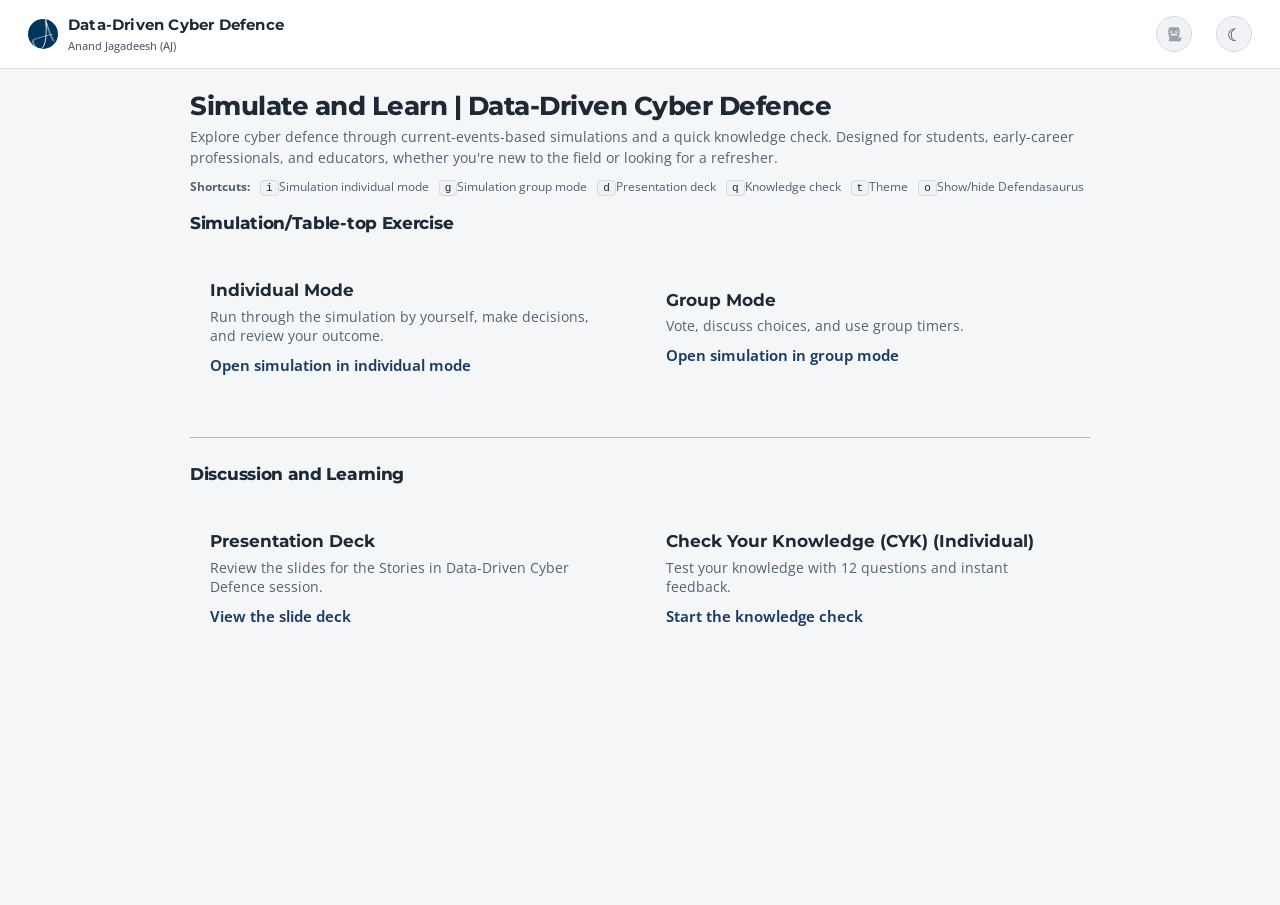
<file: index.html>
<!DOCTYPE html>
<html lang="en" data-theme="light">
<head>
<meta charset="utf-8">
<meta name="viewport" content="width=device-width, initial-scale=1">
<title>Data-Driven Cyber Defence | Anand Jagadeesh (AJ)</title>
<link rel="icon" href="favicons/favicon.ico">
<link rel="preconnect" href="https://fonts.googleapis.com">
<link rel="preconnect" href="https://fonts.gstatic.com" crossorigin>
<link href="https://fonts.googleapis.com/css2?family=Montserrat:wght@400;500;600;700;800&amp;family=Open+Sans:wght@400;500;600;700;800&amp;display=swap" rel="stylesheet">
<link rel="stylesheet" href="css/color-theme.css">
<link rel="stylesheet" href="css/home.css">
<link rel="stylesheet" href="css/toggle_status.css">
<link rel="stylesheet" href="css/defendasaurus.css">
</head>
<body class="mode-home">
<header class="top">
  <div class="brand">
    <img class="brand-icon" src="favicons/favicon.png" alt="" aria-hidden="true">
    <span><a class="brand-home" href="index.html">Data-Driven Cyber Defence</a><small><a href="https://anandj.xyz" target="_blank">Anand Jagadeesh (AJ)</a></small></span>
  </div>
  <button class="btn theme-btn" id="themeSwitch" data-shortcut="t" aria-keyshortcuts="t" aria-pressed="false" aria-label="Switch to dark theme" title="Switch theme (t)">☾</button>
</header>
<main class="mode-home-main">
  <h1>Simulate and Learn | Data-Driven Cyber Defence</h1>
  <p class="lead">Explore cyber defence through current-events-based simulations and a quick knowledge check. Designed for students, early-career professionals, and educators, whether you're new to the field or looking for a refresher.</p>
  <p class="home-shortcuts"><b>Shortcuts:</b> <span><kbd>i</kbd>Simulation individual mode</span><span><kbd>g</kbd>Simulation group mode</span><span><kbd>d</kbd>Presentation deck</span><span><kbd>q</kbd>Knowledge check</span><span><kbd>t</kbd>Theme</span><span><kbd>o</kbd>Show/hide Defendasaurus</span></p>
  <section class="home-section" aria-labelledby="simulations-heading">
    <h2 id="simulations-heading">Simulation/Table-top Exercise</h2>
    <div class="mode-choices">
      <a class="mode-choice" href="individual.html" data-shortcut="i" aria-keyshortcuts="i" title="Individual simulation (i)">
        <h3>Individual Mode</h3>
        <p>Run through the simulation by yourself, make decisions, and review your outcome.</p>
        <span>Open simulation in individual mode</span>
      </a>
      <a class="mode-choice" href="facilitator.html" data-shortcut="g" aria-keyshortcuts="g" title="Group simulation (g)">
        <h3>Group Mode</h3>
        <p>Vote, discuss choices, and use group timers.</p>
        <span>Open simulation in group mode</span>
      </a>
    </div>
  </section>
  <div class="home-separator" role="separator" aria-orientation="horizontal"></div>
  <section class="home-section" aria-labelledby="more-heading">
    <h2 id="more-heading">Discussion and Learning</h2>
    <div class="mode-choices">
      <a class="mode-choice" href="deck.html" data-shortcut="d" aria-keyshortcuts="d" title="Presentation deck (d)">
        <h3>Presentation Deck</h3>
        <p>Review the slides for the Stories in Data-Driven Cyber Defence session.</p>
        <span>View the slide deck</span>
      </a>
      <a class="mode-choice" href="cyk.html" data-shortcut="q" aria-keyshortcuts="q" title="Check Your Knowledge (CYK) (q)">
        <h3>Check Your Knowledge (CYK) (Individual)</h3>
        <p>Test your knowledge with 12 questions and instant feedback.</p>
        <span>Start the knowledge check</span>
      </a>
    </div>
  </section>
</main>
<script src="js/home.js"></script>
<script src="js/defendasaurus.js"></script>
</body>
</html>
</file>
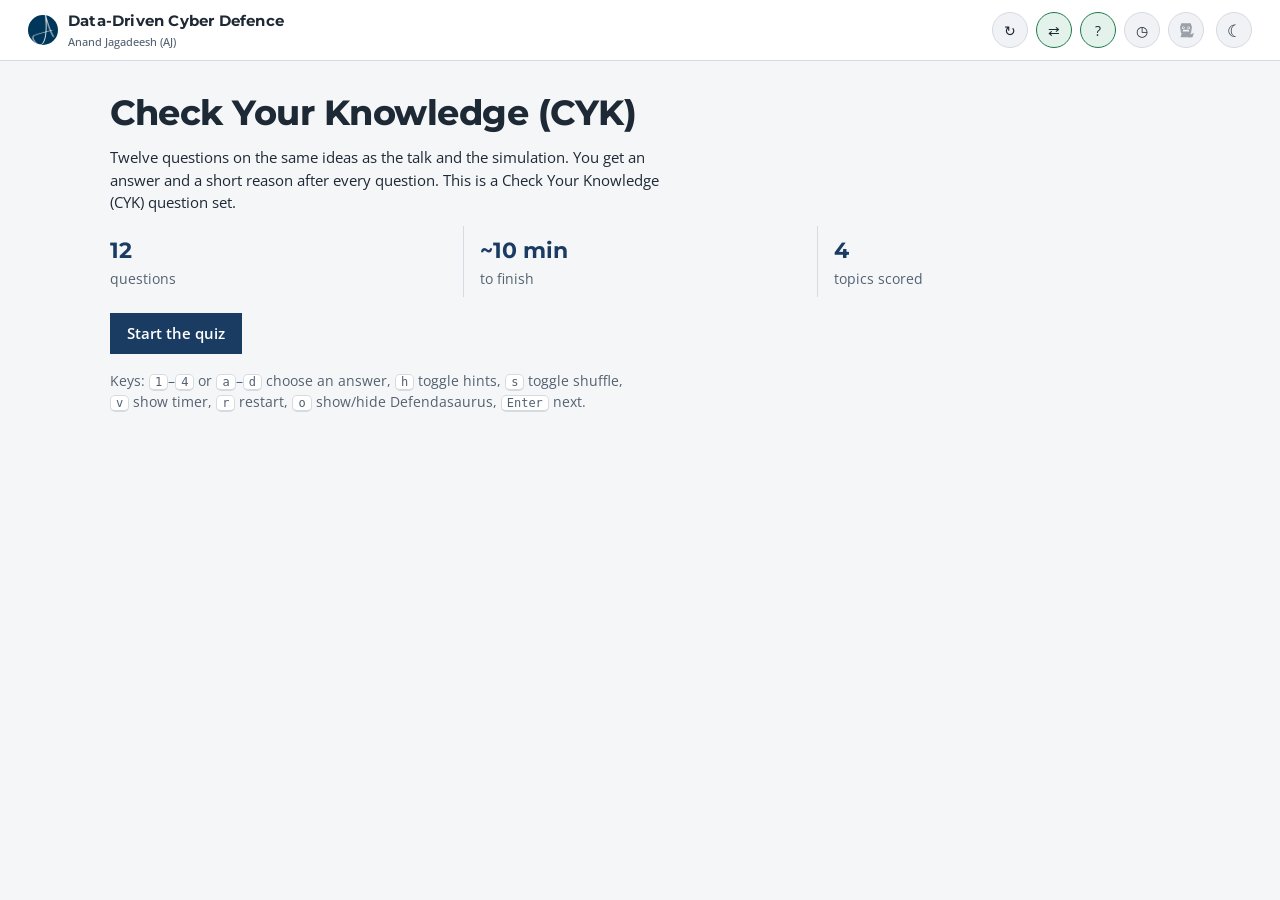
<file: cyk.html>
<!doctype html>
<html lang="en" data-theme="light">
<head>
  <meta charset="utf-8">
  <meta name="viewport" content="width=device-width,initial-scale=1,viewport-fit=cover">
  <title>Data-Driven Cyber Defence | Check Your Knowledge (CYK) | Anand Jagadeesh (AJ)</title>
  <link rel="icon" href="favicons/favicon.ico">
  <link rel="preconnect" href="https://fonts.googleapis.com">
  <link rel="preconnect" href="https://fonts.gstatic.com" crossorigin>
  <link rel="stylesheet" href="https://fonts.googleapis.com/css2?family=Montserrat:wght@400;500;600;700;800&family=Open+Sans:wght@400;500;600;700;800&display=swap">
  <link rel="stylesheet" href="css/color-theme.css">
  <link rel="stylesheet" href="css/cyk.css">
  <link rel="stylesheet" href="css/toggle_status.css">
  <link rel="stylesheet" href="css/defendasaurus.css">
</head>
<body>
<header class="top">
  <div class="brand"><img class="brand-icon" src="favicons/favicon.png" alt="" aria-hidden="true"><span><a class="brand-home" href="index.html">Data-Driven Cyber Defence</a><small><a href="https://anandj.xyz" target="_blank">Anand Jagadeesh (AJ)</a></small></span></div>
  <div class="quiz-tools" aria-label="Quiz controls">
    <button class="btn" type="button" id="resetQuiz" data-shortcut="r" aria-keyshortcuts="r" title="Restart quiz (r)" aria-label="Restart quiz">↻</button>
    <button class="btn toggle-status" type="button" id="shuffleToggle" data-shortcut="s" aria-keyshortcuts="s" aria-pressed="true" title="Shuffle question and answer order (s)" aria-label="Shuffle question and answer order">⇄</button>
    <button class="btn toggle-status" type="button" id="hintToggle" data-shortcut="h" aria-keyshortcuts="h" aria-pressed="true" title="Disable hints (h)" aria-label="Disable hints">?</button>
    <button class="btn toggle-status" type="button" id="timerToggle" data-shortcut="v" aria-keyshortcuts="v" aria-expanded="false" aria-controls="timerPanel" title="Show timer (v)" aria-label="Show timer">◷</button>
    <span class="timer-panel" id="timerPanel" hidden>
      <span class="pace" id="quizPace" aria-label="Quiz elapsed time"><b id="quizClock">00:00</b><span> / 10:00</span></span>
    </span>
  </div>
  <button class="btn theme-btn" id="themeSwitch" data-shortcut="t" aria-keyshortcuts="t" aria-pressed="false" aria-label="Switch to dark theme" title="Switch theme (t)">☾</button>
</header>
<main id="app" aria-live="polite"></main>
<script src="js/cyk.js"></script>
<script src="js/defendasaurus.js" data-default-visible="false" data-answer-feedback="true"></script>
</body>
</html>
</file>
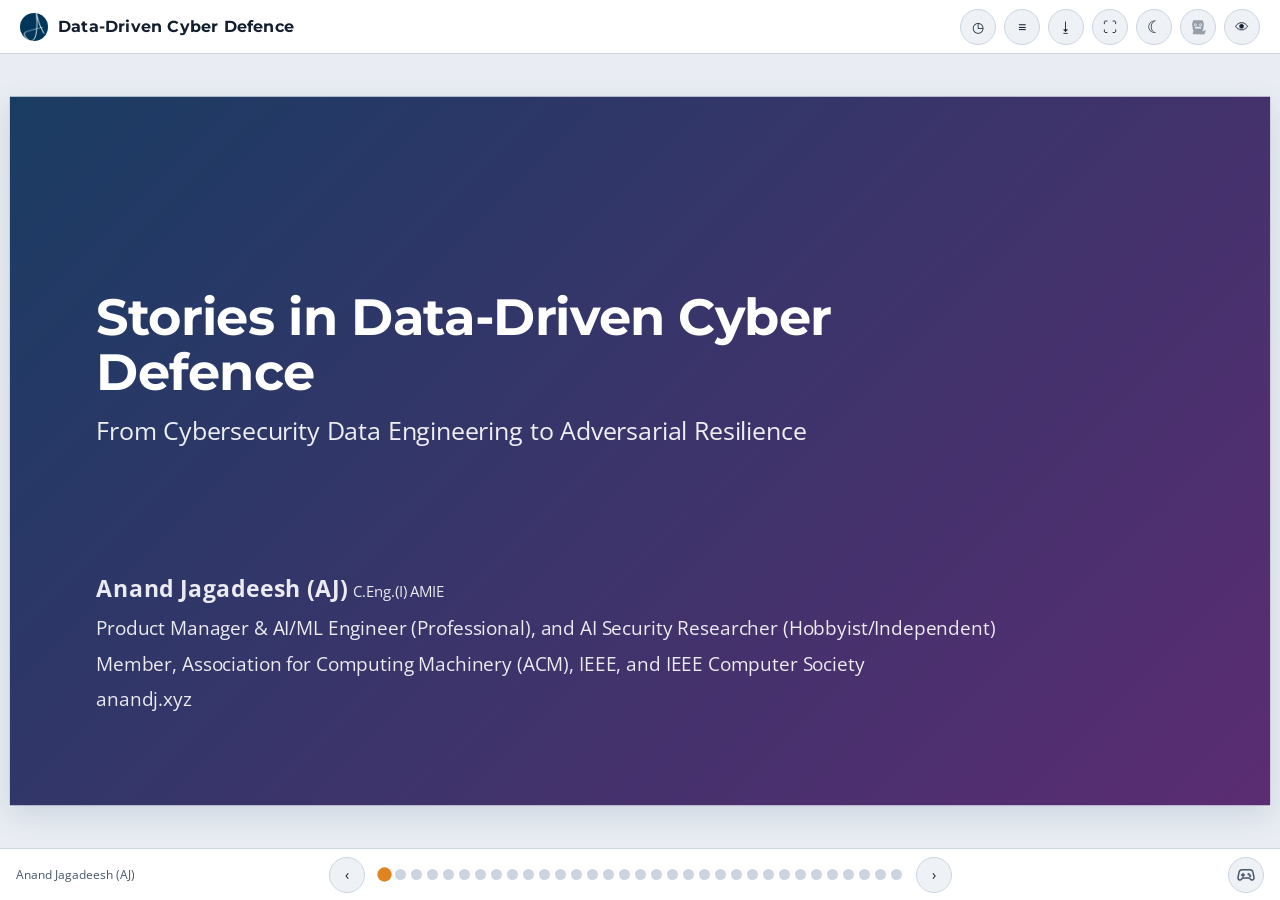
<file: deck.html>
<!DOCTYPE html>
<html lang="en" data-theme="light" data-palette="deck">
<head>
<meta charset="utf-8">
<meta name="viewport" content="width=device-width, initial-scale=1">
<title>Stories in Data-Driven Cyber Defence | Presentation Deck | Anand Jagadeesh (AJ)</title>
<link rel="icon" href="favicons/favicon.ico">
<link rel="icon" type="image/png" sizes="16x16" href="favicons/favicon-16x16.png">
<link rel="icon" type="image/png" sizes="32x32" href="favicons/favicon-32x32.png">
<link rel="icon" type="image/png" href="favicons/favicon.png">
<link rel="icon" type="image/png" sizes="192x192" href="favicons/android-chrome-192x192.png">
<link rel="icon" type="image/png" sizes="512x512" href="favicons/android-chrome-512x512.png">
<link rel="apple-touch-icon" href="favicons/apple-touch-icon.png">
<link rel="preconnect" href="https://fonts.googleapis.com">
<link rel="preconnect" href="https://fonts.gstatic.com" crossorigin>
<link href="https://fonts.googleapis.com/css2?family=Montserrat:wght@400;500;600;700;800&amp;family=Open+Sans:wght@400;500;600;700;800&amp;display=swap" rel="stylesheet">
<link rel="stylesheet" href="css/color-theme.css">
<link rel="stylesheet" href="css/deck.css">
<link rel="stylesheet" href="css/toggle_status.css">
<link rel="stylesheet" href="css/defendasaurus.css">
</head>
<body>

<header class="top">
  <div class="brand"><img class="brand-icon" src="favicons/favicon.png" alt="" aria-hidden="true"><a class="brand-home" href="index.html">Data-Driven Cyber Defence</a></div>
  <div class="tools">
    <select class="btn" id="jump" aria-label="Jump to slide"></select>
    <button class="btn toggle-status" id="timerToggle" aria-label="Show timer" aria-expanded="false" aria-controls="timerPanel" title="Show timer">◷</button>
    <span class="timer-panel" id="timerPanel" hidden>
      <span class="pace" id="pace" title="Time"><b id="clock">00:00</b>/<span id="plan">00:00</span></span>
      <button class="btn toggle-status" id="timerBtn" aria-pressed="false" title="Start timer (p)" aria-label="Start timer">▷</button>
    </span>
    <button class="btn" type="button" id="notesBtn" aria-label="Open speaker notes" title="Speaker notes (n)">≡</button>
    <button class="btn" id="pdfBtn" aria-label="Download slides" title="Download slides (d)">⭳</button>
    <button class="btn" id="fsBtn" aria-label="Fullscreen" title="Fullscreen (f)">⛶</button>
    <button class="btn theme-icon-btn" id="themeSwitch" aria-label="Switch to dark theme" aria-pressed="false" title="Switch theme (t)">☾</button>
    <button class="btn toggle-status" id="controlsToggle" aria-label="Hide controls" aria-pressed="false" title="Hide controls (c)"><span aria-hidden="true">&#x1F441;&#xFE0E;</span></button>
  </div>
</header>

<div class="viewport" id="viewport">
<div class="stage" id="stage" data-slide-count="33">
<section class="slide title-slide" data-min="0.5" data-title="Stories in Data-Driven Cyber Defence">
  <h1>Stories in Data-Driven Cyber Defence</h1>
  <div class="tsub">From Cybersecurity Data Engineering to Adversarial Resilience</div>
  <div class="meta print-hidden">
    <span><strong>Anand Jagadeesh (AJ) </strong><small>C.Eng.(I) AMIE</small></span>
    <span>Product Manager & AI/ML Engineer (Professional), and AI Security Researcher (Hobbyist/Independent)</span>
    <span>Member, Association for Computing Machinery (ACM), IEEE, and IEEE Computer Society</span>
    <span><a href="https://anandj.xyz" target="_blank">anandj.xyz</a></span>
  </div>
  
</section>

<section class="slide s-navy no-print" data-min="0.5" data-title="Instructions & disclaimer" data-print="false">
  <span class="kicker">Session instructions</span>
  <h2>This is an interactive session</h2>
  <div class="grid g2">
    <div class="card t">
      <h3>How we will engage</h3>
      <ul>
        <li>This session is designed to be interactive, discussion-driven, and participatory.</li>
        <li>Everyone is expected to be involved in both the presentation and the simulation activities.</li>
        <li>Please contribute your perspective, ask questions, and respond to situations as they unfold.</li>
        <li>We are not here to passively listen. The real learning comes from active participation and shared reasoning.</li>
        <li>Keep your mics ready, but muted unless you are talking. Always be ready to contribute/interact. It is fine to talk over people respectfully giving space for everyone's opinions.</li>
      </ul>
    </div>
    <div class="card t">
      <h3>Disclaimer</h3>
      <ul>
        <li>There may be more than one reasonable answer in the scenarios we discuss.</li>
        <li>The goal is to understand trade-offs, assumptions, and decision-making, and not to chase a single “right answer”.</li>
        <li>Please keep comments respectful, concise, and relevant to the topic being discussed.</li>
        <li>Participation is encouraged and expected; your voice matters in shaping the learning experience.</li>
        <li>AJ generated content can be controversial and incorrect, like AI generated content. I could be social engineering you, so verify information from multiple sources.</li>
        <li>I am not here to teach you everything, but to facilitate your learning and exploration.</li>
      </ul>
    </div>
  </div>
  <div class="callout deck-inline-1">
    <b>Important:</b> Please stay engaged, contribute to the simulation, respond thoughtfully, and help make this a collaborative learning experience for everyone. Be here, learn, engage, and enjoy the session.
  </div>
  <div class="sfoot"><span>Stories in Data-Driven Cyber Defence: From Security Data Engineering to Adversarial Resilience | Anand Jagadeesh (AJ) (anandj.xyz)</span><span class="pg"></span></div>
  
</section>

<section class="slide s-navy" data-min="0.5" data-title="Session roadmap">
  <span class="kicker">The session plan today...</span>
  <h2>90 minutes | 3 parts | Interactive | All attention requested</h2>
  <table class="tl">
    <tr>
      <td class="deck-inline-2">Introduction and Talk (30 min)<small>We will talk about some ideas, facts, and real cases. We will try to understand the topics.</small></td>
      <td class="deck-inline-3">Simulation and discussion (50 min)<small>Four stories, two choices each time, interactive and engaging. Requires active participation and quick responses</small></td>
      <td class="deck-inline-4">Qn'A (10 min)<small>Open floor.Qn'A</small></td>
    </tr>
  </table>
  <div class="grid g2 deck-inline-5">
    <div class="card t">
      <h3>After the talk, you will be able to...</h3>
      <ul>
        <li>Explain why good data comes <b>before</b> good AI</li>
        <li>Place an organisation on the four-step ladder</li>
        <li>See people as targets, sensors and decision-makers</li>
        <li>Name the ways an attacker can trick the defender's AI (and humans)</li>
        <li><b>Use the gamified simulation toolkit:</b> read an alert, spot attack patterns, and decide with a five-question
          checklist</li>
      </ul>
    </div>
    <div class="card t">
      <h3>In the simulation you will...</h3>
      <ul>
        <li>Play three stories: <b>AI defence wins</b>, <b>AI-powered attacker wins</b>, <b>good data + AI wins</b></li>
        <li>Finish with a <b>final story</b> that mixes all three lessons</li>
        <li>Choose between two options each time. Your choice changes the story</li>
        <li>Talk about trade-offs, not "right answers"</li>
      </ul>
    </div>
  </div>
  <div class="sfoot"><span>Stories in Data-Driven Cyber Defence: From Security Data Engineering to Adversarial Resilience | Anand Jagadeesh (AJ) (anandj.xyz)</span><span class="pg"></span></div>
  
</section>

<section class="slide s-maroon" data-min="1" data-title="Why now: the pace of attacks">
  <span class="kicker">Why data-driven security</span>
  <h2>Attacks are now faster than people can follow</h2>
  <div class="grid g4">
    <div class="card cm"><div class="big m">29 min</div><p>Average time for an attacker to spread to a second computer (<b>breakout time</b>) in 2025. Fastest: <b>27 seconds</b></p><div class="src">CrowdStrike Global Threat Report 2026</div></div>
    <div class="card co"><div class="big o">1 in 4</div><p>malicious breaches used <b>AI</b> (up 56% in one year). Average cost: about <b>$6M</b></p><div class="src">IBM Cost of a Data Breach 2026</div></div>
    <div class="card cn"><div class="big n">$4.99M</div><p>Record <b>average cost</b> of one data breach worldwide (up 12%). In the US: $11.5M</p><div class="src">IBM Cost of a Data Breach 2026</div></div>
    <div class="card cp"><div class="big p">62%</div><p>of breaches involved a <b>human action</b> or mistake</p><div class="src">Verizon DBIR 2026</div></div>
  </div>
  <div class="grid g3 deck-inline-6">
    <div class="callout deck-inline-7"><b>31%</b> of breaches started with a software weakness. This is now the most common way in.</div>
    <div class="callout deck-inline-8"><b>26%</b> of known, actively used weaknesses were fully fixed in 2025. A year earlier: 38%.</div>
    <div class="callout deck-inline-9"><b>48%</b> of breaches involved a third party, such as a supplier. This is 60% more than before.</div>
  </div>
  <p class="sub deck-inline-10">Attackers use AI to work faster and at larger scale. Defenders can only react as fast as their <b>data and decisions</b> allow.</p>
  <div class="sfoot"><span>Stories in Data-Driven Cyber Defence: From Security Data Engineering to Adversarial Resilience | Anand Jagadeesh (AJ) (anandj.xyz)</span><span class="pg"></span></div>
  
</section>

<section class="slide s-maroon" data-min="0.5" data-title="Speed asymmetry">
  <span class="kicker">Two different speeds</span>
  <h2>Attackers move in seconds and minutes. Detection takes days.</h2>
  <div class="grid-wrap">
    <div class="lb"><div class="name">Access passed to a ransomware group</div><div class="track"><div class="fill deck-inline-11"></div></div><div class="val">22 seconds</div></div>
    <div class="lb"><div class="name">Fastest time to spread</div><div class="track"><div class="fill deck-inline-12"></div></div><div class="val">27 seconds</div></div>
    <div class="lb"><div class="name">Average time to spread</div><div class="track"><div class="fill deck-inline-13"></div></div><div class="val">29 minutes</div></div>
    <div class="lb"><div class="name">Typical time hidden in a network (dwell time)</div><div class="track"><div class="fill deck-inline-14"></div></div><div class="val">14 days</div></div>
    <div class="lb"><div class="name">Spy attacks: time hidden</div><div class="track"><div class="fill deck-inline-15"></div></div><div class="val">122 days</div></div>
  </div>
  <div class="callout deck-inline-16">The bars use a <b>logarithmic scale</b> (each step is a much bigger jump). There are two speeds: <b>fast criminal attacks</b> that beat any analyst, and <b>slow spy attacks</b> that hide in normal behaviour. Both need good data.</div>
  <div class="src">Sources: Mandiant M-Trends 2026 (hand-off time, dwell time); CrowdStrike Global Threat Report 2026 (spread time).</div>
  <div class="sfoot"><span>Stories in Data-Driven Cyber Defence: From Security Data Engineering to Adversarial Resilience | Anand Jagadeesh (AJ) (anandj.xyz)</span><span class="pg"></span></div>
  
</section>

<section class="slide s-maroon" data-min="1" data-title="Detection is a data problem first">
  <span class="kicker">Why data-driven security</span>
  <h2>Detection is a data problem first, a model problem second</h2>
  <div class="grid g3 grow evidence-grid">
    <article class="card evidence-card deck-inline-21">
      <h3>Real access, no malware</h3>
      <p>About <b>82%</b> of detections in 2025 had no malware. Attackers use <b>real passwords</b> and trusted paths, so the clue is <b>unusual behaviour in context</b>.</p>
    </article>
    <article class="card evidence-card deck-inline-25">
      <h3>Attacks before the fix</h3>
      <p>Mandiant estimates attackers exploit some weaknesses about <b>7 days before</b> a fix exists. Defenders must <b>predict which weaknesses to fix first</b>.</p>
    </article>
    <article class="card evidence-card deck-inline-23">
      <h3>What good data provides</h3>
      <ul>
        <li><b>Visibility</b>: record what you need to detect</li>
        <li><b>Context</b>: understand who, what and how exposed</li>
        <li><b>Feedback</b>: learn from each incident</li>
      </ul>
    </article>
  </div>
  <div class="src">Sources: CrowdStrike Global Threat Report 2026; Mandiant M-Trends 2026 (via Google Cloud blog).</div>
  <div class="sfoot"><span>Stories in Data-Driven Cyber Defence: From Security Data Engineering to Adversarial Resilience | Anand Jagadeesh (AJ) (anandj.xyz)</span><span class="pg"></span></div>
</section>

<section class="slide s-navy" data-min="1" data-title="From raw events to decisions">
  <span class="kicker">The data-to-decision path</span>
  <h2>From raw events to decisions</h2>
  <div class="chain data-decision-flow">
    <div class="st deck-inline-22"><b>Telemetry</b> Collect events from endpoints, identities, network and cloud.</div>
    <div class="st deck-inline-23"><b>Data engineering</b> Normalize records, enrich context and check quality.</div>
    <div class="st deck-inline-24"><b>Baselines</b> Learn what is normal for this user, device or service.</div>
    <div class="st deck-inline-25"><b>Detection</b> Combine rules, machine learning and threat intelligence.</div>
    <div class="st deck-inline-21"><b>Decision</b> Choose a human, AI-assisted or automated response.</div>
    <div class="st deck-inline-23"><b>Feedback</b> Record outcomes so detections and models improve.</div>
  </div>
  <div class="callout data-flow-takeaway"><b>Key idea:</b> A model is only one part of the path. Poor data quality can weaken every decision that follows.</div>
  <div class="sfoot"><span>Stories in Data-Driven Cyber Defence: From Security Data Engineering to Adversarial Resilience | Anand Jagadeesh (AJ) (anandj.xyz)</span><span class="pg"></span></div>
</section>

<section class="slide s-navy" data-min="2.5" data-title="Maturity ladder">
  <span class="kicker">Maturity ladder</span>
  <h2>The Four steps: Reactive → Proactive → Predictive → Transformative</h2>
  <div class="ladder" id="ladder"></div>
  <div class="detail" id="ladderDetail"></div>
  <p class="sub deck-inline-26">Click a step to read more. Use <b>+1</b> to count hands: where is your institution <b>today</b>?</p>
  <div class="sfoot"><span>Stories in Data-Driven Cyber Defence: From Security Data Engineering to Adversarial Resilience | Anand Jagadeesh (AJ) (anandj.xyz)</span><span class="pg"></span></div>
  
</section>

<section class="slide s-green" data-min="1.5" data-title="Cybersecurity data engineering">
  <span class="kicker">Cybersecurity data engineering</span>
  <h2>A detection pipeline needs quality checks at every stage</h2>
  <div class="pipe" id="pipe"></div>
  <div class="grid g2 deck-inline-6">
    <div class="callout deck-inline-27"><b>Treat data health like device health.</b> Raise an alert when a log source goes quiet, just as you do for a bad process.</div>
    <div class="callout deck-inline-8"><b>Detection as code:</b> keep detections in version control, test them, review them, and link them to MITRE ATT&amp;CK. Measure coverage.</div>
  </div>
  <div class="sfoot"><span>Stories in Data-Driven Cyber Defence: From Security Data Engineering to Adversarial Resilience | Anand Jagadeesh (AJ) (anandj.xyz)</span><span class="pg"></span></div>
  
</section>

<section class="slide s-orange" data-min="1" data-title="Humans: weak link or best sensor">
  <span class="kicker">The human factor</span>
  <h2>People are the weak link, but also our best sensors</h2>
  <div class="row grow">
    <div class="deck-inline-28">
      <div class="card co deck-inline-18"><div class="big o">62%</div><p>of breaches involve the human element: mistakes, misuse, stolen passwords and social engineering.</p><div class="src">Verizon DBIR 2026. The definition changed in 2024, so do not compare it directly with 85% in 2021.</div></div>
      <div class="callout deck-inline-8">Social engineering is moving to <b>pretexting</b>: the attacker pretends to be someone trusted, inside a real conversation or process. There are fewer obvious fake emails.</div>
    </div>
    <div class="deck-inline-29">
      <div class="grid g3 deck-inline-18">
        <div class="card co"><h3>Target</h3><p>Attackers go where trust is: leaders, finance, help desk, suppliers.</p></div>
        <div class="card cg"><h3>Sensor</h3><p>Reports and doubts are <b>signals</b>. Report rate and time to report can be measured.</p></div>
        <div class="card cn"><h3>Decision-maker</h3><p>People have judgement, context and responsibility. Models do not.</p></div>
      </div>
      <div class="card t deck-inline-8"><h3>How data helps people</h3>
        <ul><li><b>Baselines</b> show what is normal for each person and group</li><li><b>Risk-based checks</b>: extra checks only when risk is high</li><li><b>Measured training</b>: look at behaviour and reporting, not certificates</li><li><b>Reporting without blame</b> keeps the sensor network alive</li></ul></div>
    </div>
  </div>
  <div class="sfoot"><span>Stories in Data-Driven Cyber Defence: From Security Data Engineering to Adversarial Resilience | Anand Jagadeesh (AJ) (anandj.xyz)</span><span class="pg"></span></div>
  
</section>

<section class="slide s-orange" data-min="1" data-title="Failure mode to data signal to control">
  <span class="kicker">The human factor</span>
  <h2>From human mistake to data signal to control</h2>
  <table class="t deck-inline-8">
    <thead><tr><th class="deck-inline-30">Human mistake</th><th class="deck-inline-31">Data signal</th><th>Data-driven control</th></tr></thead>
    <tbody>
      <tr><td>Password phishing</td><td>Password typed into a fake page; "impossible travel"; new device or network</td><td>Extra check when risk is high; end the session; phishing-resistant MFA (passkeys / FIDO2)</td></tr>
      <tr><td>MFA fatigue</td><td>Many denied push requests, then one approval; odd hours</td><td>Number matching, rate limits, automatic lock and alert</td></tr>
      <tr><td>Payment / BEC fraud</td><td>New payee, unusual timing, urgent tone, sender acts differently than usual</td><td>Check through another channel, two-person approval, rules on payment speed</td></tr>
      <tr><td>Password reuse</td><td>Passwords found in public leaks; password-spray patterns</td><td>Block leaked passwords, passkeys, smart lockouts</td></tr>
      <tr><td>Insider or hidden data movement</td><td>Access different from peers; unusual uploads to cloud or AI tools</td><td>Least privilege, user behaviour analytics, data loss prevention with approved tools</td></tr>
    </tbody>
  </table>
  <div class="callout deck-inline-32">Pattern: <b>observe → set a baseline → score → add the right amount of friction → learn</b>. Controls should follow risk, not one rule for everyone.</div>
  <div class="sfoot"><span>Stories in Data-Driven Cyber Defence: From Security Data Engineering to Adversarial Resilience | Anand Jagadeesh (AJ) (anandj.xyz)</span><span class="pg"></span></div>
  
</section>

<section class="slide s-green hitl-slide" data-min="2.5" data-title="AI plus human in the loop">
  <span class="kicker">AI + human in the loop</span>
  <h2>Machines for speed, people for consequences</h2>
  <h3 class="autonomy-heading">Autonomy should match <span>confidence × reversibility × impact</span></h3>
  <div class="autonomy-layout">
    <div class="autonomy-control">
      <div class="dial" id="dial"></div>
      <div class="card" id="dialInfo"></div>
    </div>
    <div id="dialMeters" class="autonomy-meters"></div>
  </div>
  <div class="hitl-feedback">
    <div class="loop" id="loop"></div>
    <div class="fb">Feedback loop: Outcome → Telemetry → AI triage → Human judgement → Action → Outcome</div>
  </div>
  <div class="sfoot"><span>Stories in Data-Driven Cyber Defence: From Security Data Engineering to Adversarial Resilience | Anand Jagadeesh (AJ) (anandj.xyz)</span><span class="pg"></span></div>
</section>

<section class="slide s-purple" data-min="0.5" data-title="Three outcomes">
  <span class="kicker">Evidence from the field</span>
  <h2>Three outcomes you will play in the simulation</h2>
  <div class="grid g3 grow">
    <div class="out g"><h3>AI-driven defence wins</h3><p>AI finds and acts faster than the attacker. People set the limits and approve important actions.</p><div class="lab">Case</div><ul><li>Google Big Sleep finds a bug before release</li></ul><div class="lab">Scenario A</div><p>The Quiet Beacon</p></div>
    <div class="out m"><h3>AI-powered attackers win</h3><p>Scale, personal messages and fake identities beat processes that depend on trust and weak data.</p><div class="lab">Cases</div><ul><li>Arup deepfake video call</li><li>AI-run spy campaign</li></ul><div class="lab">Scenario B</div><p>The CFO Call</p></div>
    <div class="out n"><h3>Strong data + AI wins</h3><p>Coverage, context and feedback grow over time. AI makes a strong data base even stronger.</p><div class="lab">Evidence</div><ul><li>IBM: organisations with wide use of security AI and automation had lower breach costs</li></ul><div class="lab">Scenario C</div><p>The Data Advantage</p></div>
  </div>
  <p class="sub deck-inline-38">Final story: <b>Operation Mirage</b>, where all three meet and the defender's own model is attacked.</p>
  <div class="sfoot"><span>Stories in Data-Driven Cyber Defence: From Security Data Engineering to Adversarial Resilience | Anand Jagadeesh (AJ) (anandj.xyz)</span><span class="pg"></span></div>
  
</section>

<section class="slide s-green" data-min="1" data-title="Case: AI-driven defence wins">
  <span class="kicker">Case 1 · AI-driven defence wins</span>
  <h2>Big Sleep: an AI agent finds a bug before attackers do</h2>
  <div class="row grow">
    <div class="deck-inline-39">
      <div class="card cg deck-inline-18"><h3>What happened</h3><ul>
        <li>Oct 2024: Google Project Zero and DeepMind's <b>Big Sleep</b> agent found a serious memory bug in <b>SQLite</b> (a stack buffer underflow)</li>
        <li>It was reported and fixed on the <b>same day</b>, in a development version, <b>before the official release</b></li>
        <li>2025: Google said Big Sleep helped stop the use of <b>CVE-2025-6965</b> just before attackers could exploit it</li></ul></div>
      <div class="card cn"><h3>Where people stayed involved</h3><ul><li>Researchers started the search from an <b>old, fixed bug</b> (variant analysis)</li><li>People checked the result, reported the bug and owned the fix process</li></ul></div>
    </div>
    <div class="deck-inline-40">
      <div class="out g"><h3>Why defence won</h3><ul>
        <li><b>Speed and scale:</b> AI read code faster than any analyst</li>
        <li><b>Early action:</b> found before release</li>
        <li><b>Ready process:</b> maintainers could fix it quickly</li></ul>
        <div class="lab">Warning</div><p>The bug was in a development version, and the claims come from the vendor. The lesson is the pattern, not the hype.</p></div>
    </div>
  </div>
  <div class="src">Sources: Google Project Zero, "From Naptime to Big Sleep" (Oct 2024); Digital Trends report on CVE-2025-6965 (2025).</div>
  <div class="sfoot"><span>Stories in Data-Driven Cyber Defence: From Security Data Engineering to Adversarial Resilience | Anand Jagadeesh (AJ) (anandj.xyz)</span><span class="pg"></span></div>
  
</section>

<section class="slide s-maroon" data-min="1.5" data-title="Case: AI-powered attackers win">
  <span class="kicker">Case 2 · AI-powered attackers win</span>
  <h2>Seeing and hearing is no longer proof of who someone is</h2>
  <div class="grid g2 grow">
    <div class="card cm"><h3>Arup, Hong Kong (Jan 2024)</h3><ul>
      <li>A finance employee joined a video call with a <b>deepfake CFO and colleagues</b></li>
      <li>HK$200M (about <b>US$25.6M</b>) was sent in <b>15 transfers</b> to <b>5 accounts</b></li>
      <li>The attackers reportedly used <b>public</b> audio and video</li></ul>
      <p class="sub deck-inline-41"><b>What failed:</b> trust in what people see and hear. No independent check of an unusual payment.</p></div>
    <div class="card cp"><h3>AI-run spy campaign (Sept 2025)</h3><ul>
      <li>Anthropic found and stopped a campaign by a <b>Chinese state-sponsored group</b> (GTG-1002)</li>
      <li>About <b>30 targets</b>. AI did most of the technical work. People made the key decisions</li>
      <li>It shows that AI <b>lowers the skill needed</b> for complex attacks</li></ul>
      <p class="sub deck-inline-41"><b>What decided it:</b> speed, many tasks at once, and detection by the AI provider, not by the targets.</p></div>
  </div>
  <div class="grid g2 deck-inline-5">
    <div class="callout deck-inline-7"><b>+89%</b> more operations by attackers who use AI, in one year (CrowdStrike 2026).</div>
    <div class="callout deck-inline-42">Defender gap: <b>no data about business processes</b> such as payments and approvals. Only data about computers.</div>
  </div>
  <div class="src">Sources: CNN and Hong Kong police reports on Arup; Anthropic, "Disrupting the first reported AI-orchestrated cyber espionage campaign" (Nov 2025); CrowdStrike 2026.</div>
  <div class="sfoot"><span>Stories in Data-Driven Cyber Defence: From Security Data Engineering to Adversarial Resilience | Anand Jagadeesh (AJ) (anandj.xyz)</span><span class="pg"></span></div>
  
</section>

<section class="slide s-navy" data-min="1" data-title="Case: data maturity plus AI">
  <span class="kicker">Case 3 · strong data + AI wins</span>
  <h2>With strong data, AI makes the advantage bigger</h2>
  <div class="grid g3">
    <div class="card cn"><div class="big n">$1.93M</div><p>lower average breach cost for organisations that use security AI and automation <b>widely</b></p><div class="src">IBM 2026</div></div>
    <div class="card cg"><div class="big g">65 days</div><p>shorter time to find and fix a breach, for the same group</p><div class="src">IBM 2026, as reported by eSecurity Planet</div></div>
    <div class="card cm"><div class="big m">1 in 4</div><p>organisations still use <b>no</b> AI or automation in security operations</p><div class="src">IBM 2026 press release</div></div>
  </div>
  <div class="grid g2 deck-inline-10">
    <div class="card t"><h3>Read the number with care</h3><p class="deck-inline-43">This shows a link, not proof of cause. Organisations that use AI widely usually also have <b>better data, context and processes</b>. Data maturity is the hidden factor that makes AI useful.</p></div>
    <div class="card t"><h3>What winners share</h3><ul><li>Measured <b>coverage</b> and data quality targets</li><li>Identity, asset and weakness data <b>joined together</b></li><li><b>Levels of autonomy</b>, with a person deciding in unclear cases</li><li>A <b>feedback loop</b> from verdict to detection</li></ul></div>
  </div>
  <div class="src">Sources: IBM Cost of a Data Breach Report 2026 (newsroom, 29 July 2026); eSecurity Planet summary.</div>
  <div class="sfoot"><span>Stories in Data-Driven Cyber Defence: From Security Data Engineering to Adversarial Resilience | Anand Jagadeesh (AJ) (anandj.xyz)</span><span class="pg"></span></div>
  
</section>

<section class="slide s-maroon" data-min="1" data-title="Adversarial resilience: attacks on defensive AI">
  <span class="kicker">Adversarial resilience</span>
  <h2>When the defender's AI is the target</h2>
  <table class="t deck-inline-7">
    <thead><tr><th class="deck-inline-44">Attack</th><th class="deck-inline-45">How it looks in a SOC</th><th>First defence</th></tr></thead>
    <tbody>
      <tr><td>Evasion</td><td>The attacker changes emails or files until the classifier says "safe"</td><td>Adversarial training, different detectors, ensembles</td></tr>
      <tr><td>Data or baseline poisoning</td><td>Slow, harmless-looking activity changes what "normal" means; bad feedback labels</td><td>Check data origin, keep fixed reference baselines, monitor drift, audit labels</td></tr>
      <tr><td>Model extraction</td><td>Many test queries reveal how the detection works and where its limits are</td><td>Rate limits, show less output, watch for repeated queries</td></tr>
      <tr><td>Prompt injection / agent hijack</td><td>Hidden instructions in emails, tickets or logs steer an AI assistant</td><td>Treat all data as untrusted; give tools minimum rights; ask a person to approve risky actions</td></tr>
      <tr><td>Supply chain</td><td>Poisoned datasets, models or packages enter the pipeline</td><td>Signing, origin checks, an inventory of software and models</td></tr>
    </tbody>
  </table>
  <div class="callout deck-inline-46">Useful frameworks: <b>MITRE ATLAS</b>, <b>NIST AI 100-2</b> (adversarial machine learning), <b>NIST AI RMF</b>, <b>OWASP Top 10 for LLM applications</b>.</div>
  <div class="sfoot"><span>Stories in Data-Driven Cyber Defence: From Security Data Engineering to Adversarial Resilience | Anand Jagadeesh (AJ) (anandj.xyz)</span><span class="pg"></span></div>
  
</section>

<section class="slide s-purple" data-min="1" data-title="Building adversarial resilience">
  <span class="kicker">Adversarial resilience</span>
  <h2>Resilience has many layers. It is not one feature of the model</h2>
  <div class="layers">
    <div class="layer deck-inline-47"><div class="lh">Data layer</div><div class="lb2">Check the origin and integrity of training data and feedback labels. Set data quality targets. Keep unverified sources separate.</div></div>
    <div class="layer deck-inline-48"><div class="lh">Model layer</div><div class="lb2">Robust training, calibration, tests of old versus new models, and monitoring of drift and performance on hidden and adversarial test sets.</div></div>
    <div class="layer deck-inline-49"><div class="lh deck-inline-50">System layer</div><div class="lb2">Levels of autonomy, a kill switch and rollback, minimum rights for agents, rate limits, and different detectors (rules + ML + intelligence).</div></div>
    <div class="layer deck-inline-51"><div class="lh">Human layer</div><div class="lb2">Power to override, structured review of unclear cases, reporting without blame, purple-team and incident exercises.</div></div>
    <div class="layer deck-inline-52"><div class="lh">Governance</div><div class="lb2">Inventory of models, audit trails, resilience metrics, and red-team tests of AI parts before and after launch.</div></div>
  </div>
  <div class="callout deck-inline-53"><b>Test question:</b> if an attacker controlled 5% of your training data, or hid instructions in an email your AI assistant reads, what would break first? Who would notice?</div>
  <div class="sfoot"><span>Stories in Data-Driven Cyber Defence: From Security Data Engineering to Adversarial Resilience | Anand Jagadeesh (AJ) (anandj.xyz)</span><span class="pg"></span></div>
  
</section>

<section class="slide s-green" data-min="0.5" data-title="Transformative: a learning system">
  <span class="kicker">Transformative security</span>
  <h2>Security as a system that keeps learning</h2>
  <div class="chev">
    <div class="deck-inline-54">Incident or exercise</div>
    <div class="deck-inline-55">Verdict and labels</div>
    <div class="deck-inline-56">Detection as code</div>
    <div class="deck-inline-57">Retrain and test model</div>
    <div class="deck-inline-58">Purple-team check</div>
  </div>
  <h3 class="deck-inline-59">Measure what grows over time</h3>
  <div class="kpis">
    <div class="card deck-inline-27"><b>MTTD / MTTR</b><span>Time to detect and to contain, by severity</span></div>
    <div class="card deck-inline-9"><b>Coverage</b><span>ATT&amp;CK techniques with a tested detection; log source health</span></div>
    <div class="card deck-inline-8"><b>Signal quality</b><span>Precision, false positives, analyst hours per real threat</span></div>
    <div class="card deck-inline-7"><b>Time to learn</b><span>Hours from closing an incident to a deployed improvement</span></div>
    <div class="card deck-inline-42"><b>Model health</b><span>Drift, calibration, performance under attack tests</span></div>
    <div class="card deck-inline-27"><b>Report rate</b><span>How many suspicious events people report, and how fast</span></div>
    <div class="card deck-inline-9"><b>Automation safety</b><span>Automatic actions that people reversed or overrode</span></div>
    <div class="card deck-inline-8"><b>Resilience</b><span>Results under red-team and tabletop pressure</span></div>
  </div>
  <div class="sfoot"><span>Stories in Data-Driven Cyber Defence: From Security Data Engineering to Adversarial Resilience | Anand Jagadeesh (AJ) (anandj.xyz)</span><span class="pg"></span></div>
  
</section>

<section class="slide s-orange" data-min="0.5" data-title="Taking this into the classroom">
  <span class="kicker">For the classroom</span>
  <h2>What you can take back to your classroom</h2>
  <div class="grid g3 grow">
    <div class="card co"><h3>Labs that teach the pipeline</h3><ul><li>Clean and enrich raw logs; measure parsing errors</li><li>Build a baseline, then add drift and poisoning and watch what happens</li><li>Switch off a log source and ask students what they cannot see</li></ul></div>
    <div class="card cn"><h3>Datasets: use with care</h3><ul><li>CIC-IDS2017 and UNSW-NB15 are useful, but old and synthetic</li><li>Teach data leakage, base rates, concept drift and time-based splits</li><li>Add real incident reports for context</li></ul></div>
    <div class="card cg"><h3>Assess judgement</h3><ul><li>Grade reasoning under uncertainty, not only accuracy</li><li>Use branching scenarios like today's, with a short trade-off write-up</li><li>Include ethics: autonomy, privacy, responsibility</li></ul></div>
  </div>
  <div class="sfoot"><span>Stories in Data-Driven Cyber Defence: From Security Data Engineering to Adversarial Resilience | Anand Jagadeesh (AJ) (anandj.xyz)</span><span class="pg"></span></div>
  
</section>

<section class="slide s-navy" data-min="2" data-title="Toolkit 1: Read an alert">
  <span class="kicker">Simulation toolkit · 1 of 6</span>
  <h2>Read an alert: score, threshold and two kinds of mistake</h2>
  <div class="row grow">
    <div class="deck-inline-40">
      <div class="card cn deck-inline-60"><h3>Score and threshold</h3><p>A model gives each event a <b>score</b> from 0 to 1. A higher score means <b>more unusual</b>. A score is a clue, not proof. The <b>threshold</b> is the line where you raise an alert.</p></div>
      <div class="card co deck-inline-60"><h3>Two kinds of mistake</h3><ul><li><b>False alarm</b> (false positive): an alert, but no attack. It wastes time and trust.</li><li><b>Missed attack</b> (false negative): an attack, but no alert. It costs money and data.</li></ul></div>
      <div class="callout deck-inline-9">In the simulation, a score like <b>0.91</b> is a strong clue, but you still ask for context. If data is missing, the score can be <b>too low</b>.</div>
    </div>
    <div class="deck-inline-39">
      <div class="card deck-inline-61">
        <div class="thhead"><b>Try it: move the threshold</b><span class="mono" id="thVal">0.70</span></div>
        <input type="range" id="thRange" min="30" max="95" step="1" value="70" aria-label="Alert threshold from 0.30 to 0.95">
        <div class="dots100" id="dots100" aria-hidden="true"></div>
        <div class="legend"><span><i class="dt atk"></i> real attack</span><span><i class="dt"></i> normal event</span><span><i class="dt alert"></i> raises an alert</span></div>
        <div class="tiles" aria-live="polite">
          <div class="tile deck-inline-62"><b id="tCaught">0</b><span>real attacks caught (of 10)</span></div>
          <div class="tile deck-inline-63"><b id="tMissed">0</b><span>attacks missed</span></div>
          <div class="tile deck-inline-64"><b id="tFalse">0</b><span>false alarms</span></div>
          <div class="tile deck-inline-65"><b id="tTotal">0</b><span>alerts to check</span></div>
        </div>
        <div class="src deck-inline-66" id="thMsg"></div>
      </div>
    </div>
  </div>
  <div class="sfoot"><span>Stories in Data-Driven Cyber Defence: From Security Data Engineering to Adversarial Resilience | Anand Jagadeesh (AJ) (anandj.xyz)</span><span class="pg"></span></div>
  
</section>

<section class="slide s-maroon" data-min="2" data-title="Toolkit 2: Attack patterns you will meet">
  <span class="kicker">Simulation toolkit · 2 of 6</span>
  <h2>Seven patterns you will meet in the simulation</h2>
  <table class="t deck-inline-67">
    <thead><tr><th class="deck-inline-68">Pattern</th><th class="deck-inline-45">Clue in the data</th><th>Good first move</th></tr></thead>
    <tbody>
      <tr><td>Beacon <span class="tag g">A</span></td><td>Small, regular messages go out every minute to a new or rare website</td><td>Add context. Search all computers for the same website</td></tr>
      <tr><td>Missing data <span class="tag n">C</span></td><td>A log source goes quiet, so scores look too low</td><td>Fix the data pipeline first, then judge the model</td></tr>
      <tr><td>Password spray <span class="tag n">C</span></td><td>Many failed logins on many accounts, then a few successes from a strange network</td><td>Act on the successful accounts only: extra check and end sessions</td></tr>
      <tr><td>MFA fatigue <span class="tag n">C</span></td><td>Many approval requests the user did not start, then one approval</td><td>Number matching, lock the account, listen to the user's report</td></tr>
      <tr><td>Payment fraud / deepfake <span class="tag m">B</span></td><td>New payee, urgent, secret, off schedule. A video call is used as "proof"</td><td>Check through another channel. Ask a second person to approve</td></tr>
      <tr><td>Phishing at scale <span class="tag p">D</span></td><td>Many similar, personal emails. Some people click, some report</td><td>Treat reports as data. Extra check for people who typed a password</td></tr>
      <tr><td>Baseline poisoning <span class="tag p">D</span></td><td>"Normal" moves slowly. The drift monitor jumps</td><td>Stop baseline updates. Compare with a trusted copy</td></tr>
    </tbody>
  </table>
  <div class="sfoot"><span>Stories in Data-Driven Cyber Defence: From Security Data Engineering to Adversarial Resilience | Anand Jagadeesh (AJ) (anandj.xyz)</span><span class="pg"></span></div>
  
</section>

<section class="slide s-green" data-min="1.5" data-title="Toolkit 3: Context and how wide to contain">
  <span class="kicker">Simulation toolkit · 3 of 6</span>
  <h2>Before you act: get context, then choose how wide to contain</h2>
  <div class="row grow">
    <div class="deck-inline-70">
      <div class="card cg"><h3>Six context questions</h3>
        <ol class="qlist">
          <li><b>Who?</b> The user, their role and their normal work</li>
          <li><b>What?</b> The system, and how important it is</li>
          <li><b>Where?</b> Is the place or network normal?</li>
          <li><b>When?</b> Is the time normal?</li>
          <li><b>Compare:</b> What do similar users or devices do?</li>
          <li><b>What else?</b> Other computers, accounts or tokens with the same clue</li>
        </ol>
        <div class="src deck-inline-71">What's yours?: identity records, asset lists and past logs.</div>
      </div>
    </div>
    <div class="deck-inline-17">
      <h3 class="deck-inline-20">How wide should you contain? Click to compare</h3>
      <div class="dial deck-inline-72" id="scopeDial"></div>
      <div class="card deck-inline-36" id="scopeInfo"></div>
      <div id="scopeMeters" class="deck-inline-73"></div>
    </div>
  </div>
  <div class="sfoot"><span>Stories in Data-Driven Cyber Defence: From Security Data Engineering to Adversarial Resilience | Anand Jagadeesh (AJ) (anandj.xyz)</span><span class="pg"></span></div>
  
</section>

<section class="slide s-green" data-min="1" data-title="Where you will see this in the simulation">
  <span class="kicker">Simulation toolkit · 4 of 6</span>
  <h2>Where you will see this in the simulation</h2>
  <div class="grid g3 deck-inline-75" style="margin-top:18px;">
    <div class="card deck-inline-76"><span class="tag g">Scenario A</span><p class="deck-inline-77">Isolating one computer did not stop a <b>stolen token</b>. Contain the <b>identity</b>.</p></div>
    <div class="card deck-inline-76"><span class="tag n">Scenario C</span><p class="deck-inline-77">Extra checks for the <b>three affected accounts</b> beat a campus-wide password reset.</p></div>
    <div class="card deck-inline-76"><span class="tag m">Scenario B</span><p class="deck-inline-77">A <b>second approver</b> stopped the payment, even though the first person was convinced.</p></div>
  </div>
  <div class="callout deck-inline-78" style="margin-top:24px;"><b>As a general rule, always try:</b> look wide, then act on the smallest scope that stops the attacker.</div>
  <div class="callout deck-inline-78" style="margin-top:24px;">Contain <b>identities</b>, not only computers.</div>
  <div class="sfoot"><span>Stories in Data-Driven Cyber Defence: From Security Data Engineering to Adversarial Resilience | Anand Jagadeesh (AJ) (anandj.xyz)</span><span class="pg"></span></div>
  
</section>

<section class="slide s-orange" data-min="1.5" data-title="Toolkit 4: Decision checklist and meters">
  <span class="kicker">Simulation toolkit · 5 of 6</span>
  <h2>Five questions to ask, four meters to watch</h2>
  <div class="row grow">
    <div class="deck-inline-79">
      <div class="card co deck-inline-80">
        <div class="ck"><span class="num">1</span><div><b>How sure am I?</b><br>Look at the score and the evidence. Add context if you can.</div></div>
        <div class="ck"><span class="num">2</span><div><b>What if I am wrong?</b><br>Compare the cost of a false alarm with the cost of a miss.</div></div>
        <div class="ck"><span class="num">3</span><div><b>Can I undo it?</b><br>Easy to undo: act faster. Hard to undo: ask a person.</div></div>
        <div class="ck"><span class="num">4</span><div><b>Who is affected?</b><br>One account, one team or the whole campus? Choose the smallest scope that works.</div></div>
        <div class="ck"><span class="num">5</span><div><b>What will we learn?</b><br>Save a label, a note or a rule so the next time is faster.</div></div>
      </div>
    </div>
    <div class="deck-inline-79">
      <div class="grid g2 deck-inline-81">
        <div class="card cn mtr"><h3>Visibility</h3><p><span class="up">▲</span> add context, fix data, hunt widely</p><p><span class="dn">▼</span> safe lists, ignore data gaps</p></div>
        <div class="card co mtr"><h3>Speed</h3><p><span class="up">▲</span> act early, automate safe steps</p><p><span class="dn">▼</span> wait, long queues</p></div>
        <div class="card cp mtr"><h3>Trust</h3><p><span class="up">▲</span> clear talk, small actions, no blame</p><p><span class="dn">▼</span> blunt controls, surprise lockouts</p></div>
        <div class="card cg mtr"><h3>Integrity</h3><p><span class="up">▲</span> check data and labels, lasting fixes</p><p><span class="dn">▼</span> unchecked retraining, narrow fixes</p></div>
      </div>
    </div>
  </div>
  <div class="callout deck-inline-82"><b>How the story ends:</b> the ending depends on the <b>average of the four meters</b>. Speed without trust loses. Trust without visibility loses too. Questions 1 to 3 also tell you the right level on the autonomy dial.</div>
  <div class="sfoot"><span>Stories in Data-Driven Cyber Defence: From Security Data Engineering to Adversarial Resilience | Anand Jagadeesh (AJ) (anandj.xyz)</span><span class="pg"></span></div>
  
</section>

<section class="slide s-purple" data-min="2" data-title="Toolkit 5: Practice checkpoint">
  <span class="kicker">Simulation toolkit · 6 of 6</span>
  <h2>Practice checkpoint: try one decision now</h2>
  <div class="row grow">
    <div class="deck-inline-39">
      <div class="card cp deck-inline-83"><span class="tag p">Warm-up</span> <span class="src deck-inline-84">Wednesday 14:10 · Role: security analyst</span>
        <p class="deck-inline-73">A student account has <b>40 failed logins in 5 minutes</b>, then <b>one success</b>. <b>Score: 0.74.</b> The student is taking an online exam that ends at 15:00.</p></div>
      <div class="callout deck-inline-85"><b>Discuss, then vote by hands:</b> How sure are you? What happens if you are wrong?</div>
      <div class="grid g2 deck-inline-75">
        <button class="pc-opt" id="pcA" aria-pressed="false"><span class="bub">A</span><b>Lock the account now</b><span>Stop any attacker at once.</span></button>
        <button class="pc-opt" id="pcB" aria-pressed="false"><span class="bub">B</span><b>Check first</b><span>Call the student and look at where the success came from (about 5 minutes).</span></button>
      </div>
      <h3 class="deck-inline-86">Use the checklist from toolkit 4</h3>
      <div class="chk5"><span>1 How sure am I?</span><span>2 What if I am wrong?</span><span>3 Can I undo it?</span><span>4 Who is affected?</span><span>5 What will we learn?</span></div>
    </div>
    <div class="deck-inline-40">
      <div id="pcMeters" class="pmbox"></div>
      <div class="card deck-inline-87" id="pcResult"><p class="sub deck-inline-88">Choose A or B to see what happens. You can try both.</p></div>
    </div>
  </div>
  <div class="sfoot"><span>Stories in Data-Driven Cyber Defence: From Security Data Engineering to Adversarial Resilience | Anand Jagadeesh (AJ) (anandj.xyz)</span><span class="pg"></span></div>
  
</section>

<section class="slide s-green" data-min="1" data-title="Bridge to the simulation">
  <span class="kicker">Bridge to the simulation</span>
  <h2>How the next 50 minutes will work</h2>
  <div class="grid g2">
    <div class="card t"><h3>Rules of play</h3>
      <ul><li>Every checkpoint has <b>two options</b>. Neither is free</li><li>Your choice changes the next scene, not only the score</li><li>Four meters: <b>Visibility, Speed, Trust, Integrity</b></li><li>You earn the ending by the pattern of your choices</li><li>Talk about trade-offs before you vote</li><li>Use the five-question checklist from toolkit 4</li></ul></div>
    <div class="card t"><h3>Plan (50 min)</h3>
      <table class="deck-inline-89">
        <tr><td class="deck-inline-90"><b>3 min</b></td><td>Briefing and modes</td></tr>
        <tr><td class="deck-inline-90"><b>9 min</b></td><td>A · The Quiet Beacon</td></tr>
        <tr><td class="deck-inline-90"><b>9 min</b></td><td>B · The CFO Call</td></tr>
        <tr><td class="deck-inline-90"><b>9 min</b></td><td>C · The Data Advantage</td></tr>
        <tr><td class="deck-inline-90"><b>12 min</b></td><td>Final story · Operation Mirage</td></tr>
        <tr><td class="deck-inline-90"><b>8 min</b></td><td>Discussion across all stories</td></tr>
      </table></div>
  </div>
  <div class="sfoot"><span>Stories in Data-Driven Cyber Defence: From Security Data Engineering to Adversarial Resilience | Anand Jagadeesh (AJ) (anandj.xyz)</span><span class="pg"></span></div>
  
</section>

<section class="slide s-navy" data-min="0" data-title="Key words 1: data and detection">
  <span class="kicker">Key words · 1 of 2</span>
  <h2>Data and detection, in simple English</h2>
  <div class="grid g2 deck-inline-92">
    <ul class="gl">
      <li><b>Telemetry:</b> records that systems send about what they do</li>
      <li><b>Log:</b> a written record of events on a system</li>
      <li><b>Baseline:</b> what is normal for a user or device</li>
      <li><b>Anomaly:</b> something unusual</li>
      <li><b>Score:</b> a number from 0 to 1. Higher means more unusual</li>
      <li><b>Threshold:</b> the score line where an alert is raised</li>
      <li><b>Context:</b> extra facts about who, what, where and when (also called enrichment)</li>
    </ul>
    <ul class="gl">
      <li><b>True positive:</b> a real attack that raised an alert</li>
      <li><b>False positive:</b> an alert when there is no attack (a false alarm)</li>
      <li><b>False negative:</b> an attack that raised no alert (a miss)</li>
      <li><b>Label:</b> a saved verdict, real or false alarm, so the model can learn</li>
      <li><b>Drift:</b> a model slowly becomes less accurate as data changes</li>
      <li><b>Dwell time:</b> how long an attacker stays hidden</li>
      <li><b>Breakout time:</b> time from first access to spreading to another system</li>
    </ul>
  </div>
  <div class="sfoot"><span>Stories in Data-Driven Cyber Defence: From Security Data Engineering to Adversarial Resilience | Anand Jagadeesh (AJ) (anandj.xyz)</span><span class="pg"></span></div>
  
</section>

<section class="slide s-maroon" data-min="0" data-title="Key words 2: attacks and decisions">
  <span class="kicker">Key words · 2 of 2</span>
  <h2>Attacks and decisions, in simple English</h2>
  <div class="grid g2 deck-inline-92">
    <ul class="gl">
      <li><b>Phishing:</b> a fake message that tricks you</li>
      <li><b>Deepfake:</b> fake video or voice made by AI</li>
      <li><b>Beacon:</b> a small signal sent again and again to an attacker</li>
      <li><b>Password spray:</b> trying a few common passwords on many accounts</li>
      <li><b>MFA:</b> a second proof of identity, besides the password</li>
      <li><b>MFA fatigue:</b> many approval requests, hoping the user taps "approve"</li>
      <li><b>Poisoning:</b> an attacker adds bad data to teach the model wrong things</li>
    </ul>
    <ul class="gl">
      <li><b>SOC:</b> the team that watches for attacks</li>
      <li><b>SOAR:</b> tools that run response steps automatically</li>
      <li><b>Containment:</b> stopping the attacker from spreading or acting</li>
      <li><b>Safe list (allowlist):</b> things you choose not to alert on. A risky shortcut</li>
      <li><b>Check through another channel:</b> confirm a request by a different route, such as a phone call to a known number</li>
      <li><b>Two-person approval:</b> a second person must approve before money moves</li>
      <li><b>Human in the loop:</b> a person checks or approves the AI's work</li>
    </ul>
  </div>
  <div class="sfoot"><span>Stories in Data-Driven Cyber Defence: From Security Data Engineering to Adversarial Resilience | Anand Jagadeesh (AJ) (anandj.xyz)</span><span class="pg"></span></div>
  
</section>

<section class="slide s-purple no-print" data-min="1" data-title="Vote in the simulation" data-print="false">
  <span class="kicker">Live voting</span>
  <h2>Vote in the Mentimeter for the simulation</h2>
  <div class="grid g2 menti-vote">
    <div class="card t">
      <h3>Join the vote</h3>
      <p>Use Mentimeter to submit your choices during the simulation.</p>
      <ol class="menti-steps">
        <li>Scan the QR code or open the link: <b>https://www.menti.com/</b></li>
        <li>Read the question when it appears on screen.</li>
        <li>Choose your response and vote.</li>
      </ol>
      <div class="menti-url">Code: 8135 6760</div>
    </div>
    <div class="menti-qr">
      <img src="mentimeter/ddcd.png" alt="QR code for the Mentimeter simulation vote">
    </div>
  </div>
  <div class="sfoot"><span>Stories in Data-Driven Cyber Defence: From Security Data Engineering to Adversarial Resilience | Anand Jagadeesh (AJ) (anandj.xyz)</span><span class="pg"></span></div>
  
</section>

<section class="slide s-navy" data-min="0" data-title="Sources and verification">
  <span class="kicker">Sources</span>
  <h2>References that forms the basis for this presentation and the simulation</h2>
  <ol class="ref">
    <li>CrowdStrike, <i>2026 Global Threat Report</i> (Feb 2026): spread time, growth of AI-enabled attackers. crowdstrike.com/en-us/press-releases/2026-crowdstrike-global-threat-report</li>
    <li>IBM, <i>Cost of a Data Breach Report 2026</i> (29 Jul 2026): cost, AI-enabled breaches, AI and automation savings. newsroom.ibm.com</li>
    <li>Verizon, <i>2026 Data Breach Investigations Report</i>: human element, exploitation, third parties, fix rates (as summarised by Abnormal AI).</li>
    <li>Google / Mandiant, <i>M-Trends 2026</i>: dwell time, hand-off time, time to exploit. cloud.google.com/blog/topics/threat-intelligence/m-trends-2026</li>
    <li>Google Project Zero, "From Naptime to Big Sleep" (Oct 2024). projectzero.google/2024/10/from-naptime-to-big-sleep.html</li>
    <li>Anthropic, <i>Disrupting the first reported AI-orchestrated cyber espionage campaign</i> (Nov 2025). anthropic.com/news/disrupting-AI-espionage</li>
    <li>CNN, "British engineering giant Arup revealed as $25 million deepfake scam victim" (16 May 2024).</li>
    <li>MITRE ATLAS; NIST AI 100-2 (adversarial machine learning); NIST AI RMF; OWASP Top 10 for LLM Applications.</li>
  </ol>
  <div class="callout deck-inline-82"><b>Note:</b> the statistics were checked on 23 November 2026. Please check the original reports for accuracy and completeness. Some numbers come from secondary summaries.</div>
  <div class="sfoot"><span>Stories in Data-Driven Cyber Defence: From Security Data Engineering to Adversarial Resilience | Anand Jagadeesh (AJ) (anandj.xyz)</span><span class="pg"></span></div>
  
</section>

<section class="slide s-purple package-slide" data-min="0.5" data-title="Take the toolkit with you">
  <span class="kicker">Take it with you</span>
  <h2>Keep practising after the workshop</h2>
  <div class="package-layout">
    <div class="package-summary">
      <p class="package-lead">Data-Driven Cyber Defence is a hands-on workshop toolkit for learning how data and AI shape cyber-defence decisions.</p>
      <ul class="package-features">
        <li><b>Simulate:</b> play through current-events-based cyber incidents solo or as a group.</li>
        <li><b>Discuss:</b> weigh trade-offs, see how choices change outcomes, and debrief together.</li>
        <li><b>Keep learning:</b> revisit the presentation and test yourself with a 12-question knowledge check.</li>
      </ul>
      <div class="package-url">anandj.xyz/ddcd</div>
    </div>
    <div class="package-qr">
      <img src="ddcd/ddcd.png" alt="QR code linking to the Data-Driven Cyber Defence workshop toolkit at anandj.xyz/ddcd">
    </div>
  </div>
  <div class="sfoot"><span>Stories in Data-Driven Cyber Defence: From Security Data Engineering to Adversarial Resilience | Anand Jagadeesh (AJ) (anandj.xyz)</span><span class="pg"></span></div>
</section>

<section class="slide s-green self-check-slide" data-min="1" data-title="Data maturity self-check">
  <span class="kicker">Appendix | Data maturity self-check</span>
  <h2>Where does your security data stand today?</h2>
  <table class="sc-table">
    <thead><tr><th scope="col">Dimension</th><th scope="col">Option 1</th><th scope="col">Option 2</th><th scope="col">Option 3</th></tr></thead>
    <tbody id="sc"></tbody>
  </table>
  <div class="result">
    <div class="deck-inline-79"><div class="src" id="scAns">Answer all five rows</div></div>
    <div class="big n" id="scScore">–</div>
    <div class="deck-inline-39"><h3 id="scLevel" class="deck-inline-93">Pick one option in each row</h3><p class="sub deck-inline-94" id="scMsg"></p></div>
  </div>
  <div class="self-check-progress"><div class="meter"><i id="scBar"></i></div></div>
  <div class="sfoot"><span>Stories in Data-Driven Cyber Defence: From Security Data Engineering to Adversarial Resilience | Anand Jagadeesh (AJ) (anandj.xyz)</span><span class="pg"></span></div>
  
</section>
</div>
</div>


<footer class="controls">
  <a class="deck-author" href="https://anandj.xyz" target="_blank">Anand Jagadeesh (AJ)</a>
  <button class="btn" id="prev" aria-label="Previous slide">‹</button>
  <div class="dots" id="dots"></div>
  <button class="btn" id="next" aria-label="Next slide">›</button>
  <a class="btn deck-footer-links" href="facilitator.html" aria-label="Open simulation" title="Open simulation"><svg viewBox="0 0 24 24" width="18" height="18" fill="none" stroke="currentColor" stroke-width="2" stroke-linecap="round" stroke-linejoin="round" aria-hidden="true"><path d="M6 12h4M8 10v4"/><circle cx="15.5" cy="11" r=".6"/><circle cx="17.5" cy="13" r=".6"/><path d="M17.3 5H6.7a4 4 0 0 0-3.9 3.2l-1.5 7A2.7 2.7 0 0 0 6 17.6l1.4-1.6h9.2l1.4 1.6a2.7 2.7 0 0 0 4.7-2.4l-1.5-7A4 4 0 0 0 17.3 5z"/></svg></a>
</footer>

<script src="js/deck.js"></script>
<script src="js/defendasaurus.js"></script>
</body>
</html>
</file>
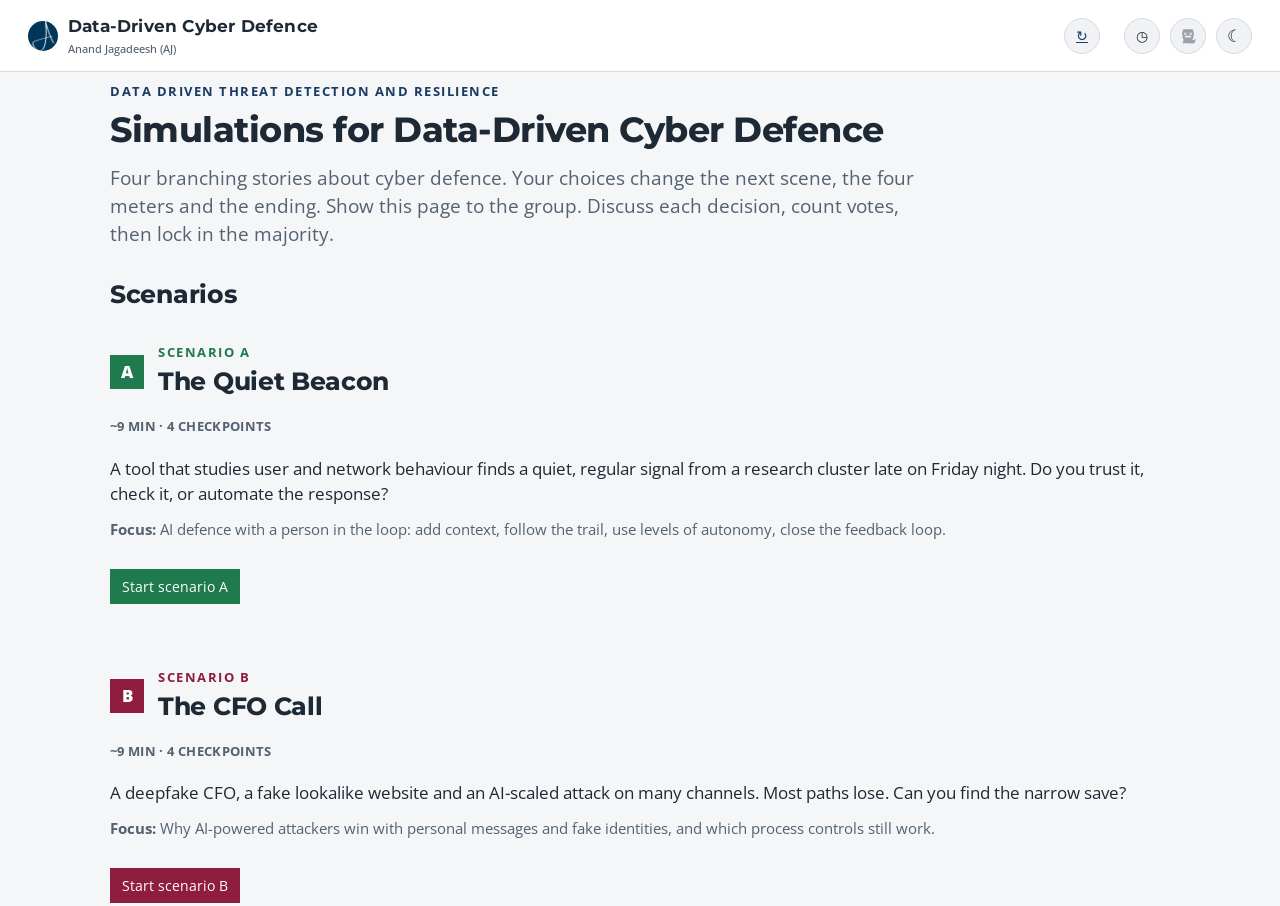
<file: facilitator.html>
<!DOCTYPE html>
<html lang="en" data-theme="light">
<head>
<meta charset="utf-8">
<meta name="viewport" content="width=device-width, initial-scale=1">
<title>(F) Data-Driven Cyber Defence | Simulation | Anand Jagadeesh (AJ)</title>
<link rel="icon" href="favicons/favicon.ico">
<link rel="preconnect" href="https://fonts.googleapis.com">
<link rel="preconnect" href="https://fonts.gstatic.com" crossorigin>
<link href="https://fonts.googleapis.com/css2?family=Montserrat:wght@400;500;600;700;800&amp;family=Open+Sans:wght@400;500;600;700;800&amp;display=swap" rel="stylesheet">
<link rel="stylesheet" href="css/color-theme.css">
<link rel="stylesheet" href="css/simulation.css">
<link rel="stylesheet" href="css/toggle_status.css">
<link rel="stylesheet" href="css/defendasaurus.css">
</head>
<body data-mode="fac">
<header class="top">
  <div class="brand"><img class="brand-icon" src="favicons/favicon.png" alt="" aria-hidden="true"><span><a class="brand-home" href="index.html">Data-Driven Cyber Defence</a><small><a href="https://anandj.xyz" target="_blank">Anand Jagadeesh (AJ)</a></small></span></div>
  <a class="btn restart-btn" href="index.html" data-shortcut="r" aria-label="Restart simulation" aria-keyshortcuts="r" title="Restart simulation (r)">↻</a>
  <select class="picker" id="scenarioPicker" aria-label="Choose a scenario" hidden><option value="">Overview</option></select>
  <div class="tools">
    <button class="btn toggle-status" id="timerToggle" data-shortcut="v" aria-keyshortcuts="v" aria-label="Show timer" aria-expanded="false" aria-controls="timerPanel" title="Show timer (v)">◷</button>
    <span class="timer-panel" id="timerPanel" hidden>
      <span class="pace" id="sessPace" title="Session time"><b id="sess">50:00</b>/<span>50:00</span></span>
      <button class="btn toggle-status" id="sessToggle" data-shortcut="p" title="Start timer (p)" aria-label="Start timer" aria-keyshortcuts="p" aria-pressed="false">▷</button>
    </span>
    <button class="btn theme-btn" id="themeSwitch" data-shortcut="t" aria-keyshortcuts="t" aria-pressed="false" aria-label="Switch to dark theme" title="Switch theme (t)">☾</button>
  </div>
</header>
<main class="wrap simulation-wrap" id="app"></main>
<div class="toast" id="toast" role="status" aria-live="polite"></div>
<script src="js/simulation.js"></script>
<script src="js/defendasaurus.js"></script>
</body>
</html>
</file>
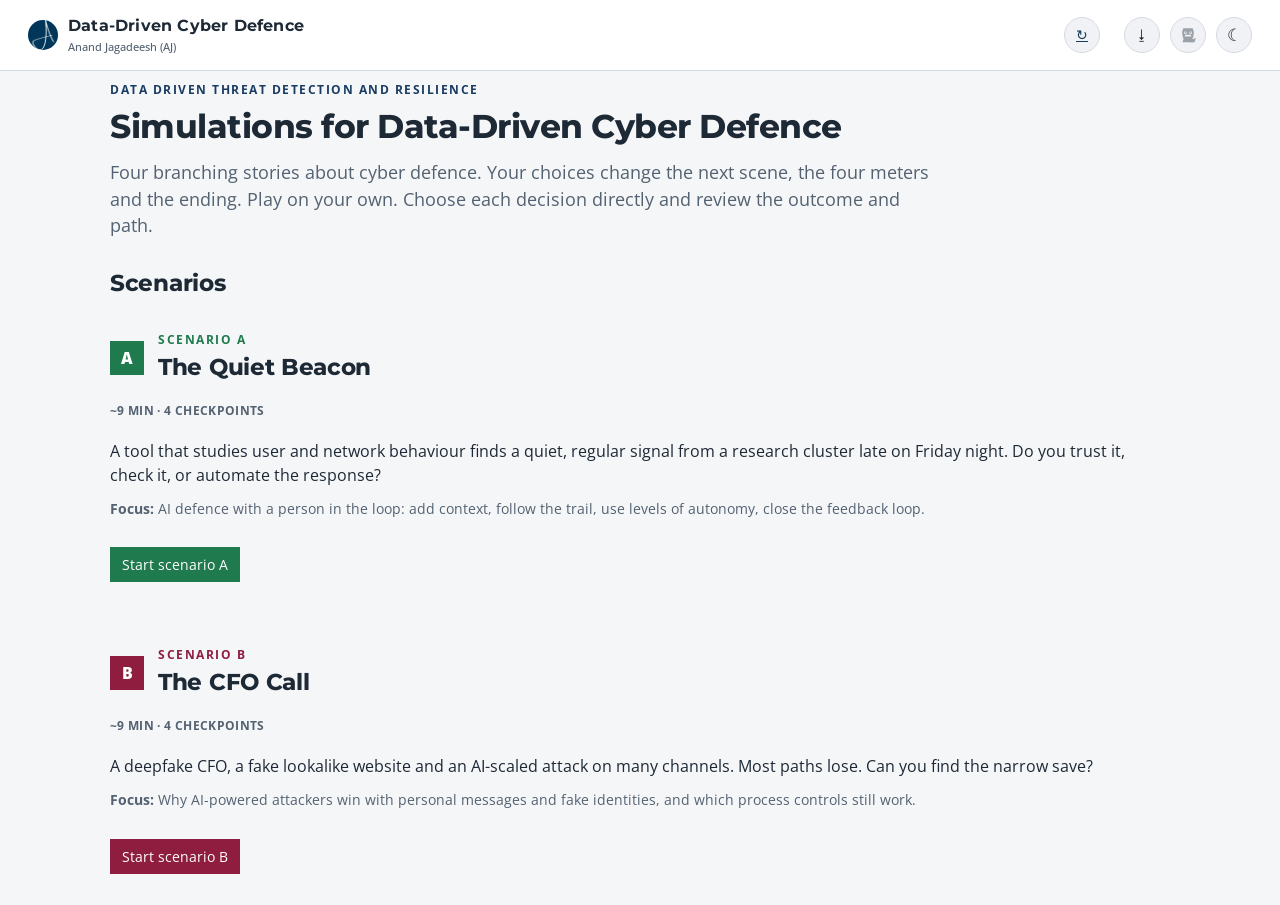
<file: individual.html>
<!DOCTYPE html>
<html lang="en" data-theme="light">
<head>
<meta charset="utf-8">
<meta name="viewport" content="width=device-width, initial-scale=1">
<title>(I) Data-Driven Cyber Defence | Simulation | Anand Jagadeesh (AJ)</title>
<link rel="icon" href="favicons/favicon.ico">
<link rel="preconnect" href="https://fonts.googleapis.com">
<link rel="preconnect" href="https://fonts.gstatic.com" crossorigin>
<link href="https://fonts.googleapis.com/css2?family=Montserrat:wght@400;500;600;700;800&amp;family=Open+Sans:wght@400;500;600;700;800&amp;display=swap" rel="stylesheet">
<link rel="stylesheet" href="css/color-theme.css">
<link rel="stylesheet" href="css/simulation.css">
<link rel="stylesheet" href="css/toggle_status.css">
<link rel="stylesheet" href="css/defendasaurus.css">
</head>
<body data-mode="ind">
<header class="top">
  <div class="brand"><img class="brand-icon" src="favicons/favicon.png" alt="" aria-hidden="true"><span><a class="brand-home" href="index.html">Data-Driven Cyber Defence</a><small><a href="https://anandj.xyz" target="_blank">Anand Jagadeesh (AJ)</a></small></span></div>
  <a class="btn restart-btn" href="index.html" data-shortcut="r" aria-keyshortcuts="r" title="Restart simulation (r)" aria-label="Restart simulation">↻</a>
  <select class="picker" id="scenarioPicker" aria-label="Choose a scenario" hidden><option value="">Overview</option></select>
  <div class="tools">
    <button class="btn download-btn" id="downloadGuide" data-shortcut="p" aria-keyshortcuts="p" title="Download practice slides (p)" aria-label="Download practice slides">⭳</button>
    <button class="btn theme-btn" id="themeSwitch" data-shortcut="t" aria-keyshortcuts="t" aria-pressed="false" aria-label="Switch to dark theme" title="Switch theme (t)">☾</button>
  </div>
</header>
<main class="wrap simulation-wrap" id="app"></main>
<div class="print-guide" id="printGuide" aria-hidden="true"></div>
<div class="toast" id="toast" role="status" aria-live="polite"></div>
<script src="js/simulation.js"></script>
<script src="js/defendasaurus.js"></script>
</body>
</html>
</file>
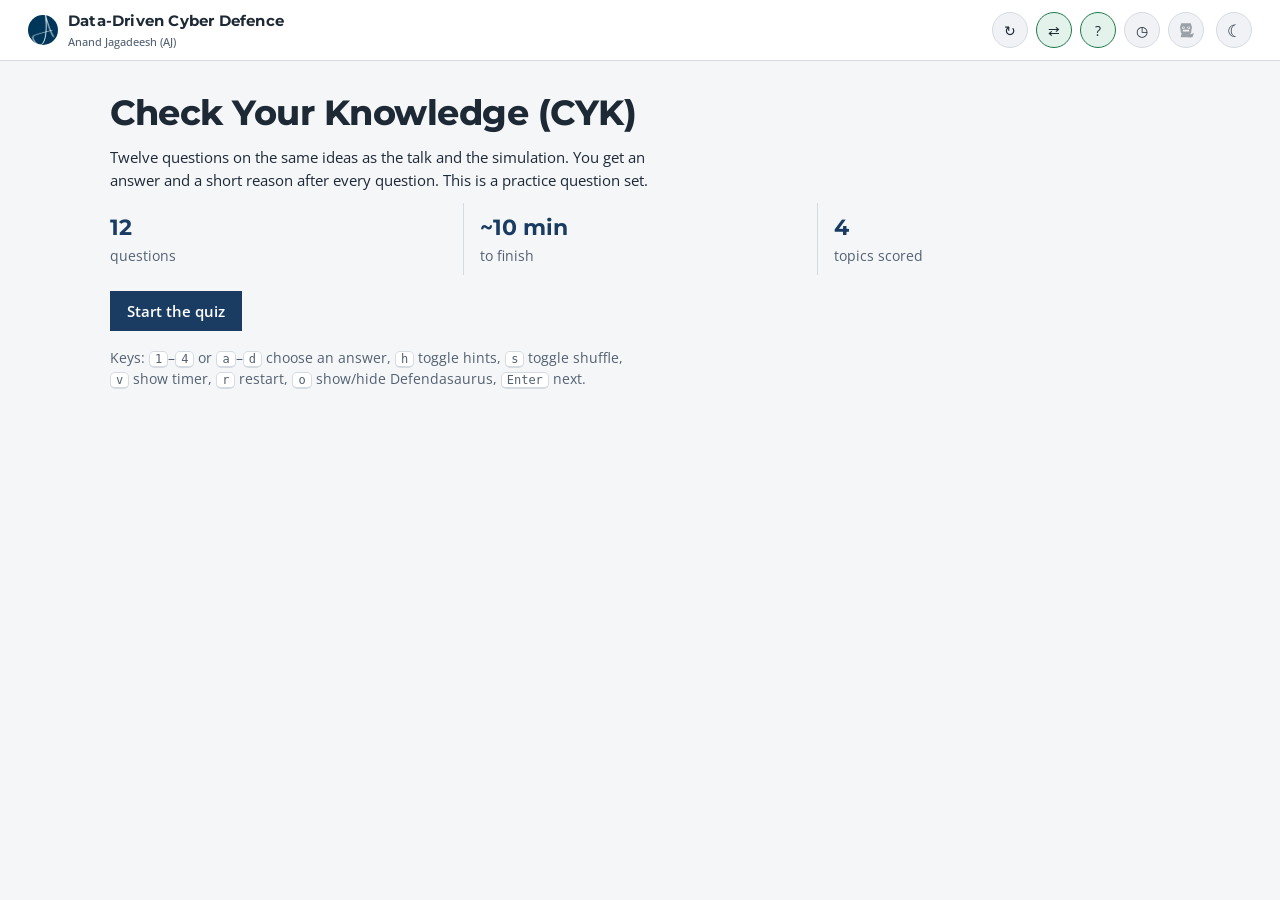
<file: practice_quiz.html>
<!doctype html>
<html lang="en" data-theme="light">
<head>
  <meta charset="utf-8">
  <meta name="viewport" content="width=device-width,initial-scale=1,viewport-fit=cover">
  <title>Data-Driven Cyber Defence | Check Your Knowledge (CYK) | Anand Jagadeesh (AJ)</title>
  <link rel="icon" href="favicons/favicon.ico">
  <link rel="preconnect" href="https://fonts.googleapis.com">
  <link rel="preconnect" href="https://fonts.gstatic.com" crossorigin>
  <link rel="stylesheet" href="https://fonts.googleapis.com/css2?family=Montserrat:wght@400;500;600;700;800&family=Open+Sans:wght@400;500;600;700;800&display=swap">
  <link rel="stylesheet" href="css/practice_quiz.css">
  <link rel="stylesheet" href="css/toggle_status.css">
  <link rel="stylesheet" href="css/defendasaurus.css">
</head>
<body>
<header class="top">
  <div class="brand"><img class="brand-icon" src="favicons/favicon.png" alt="" aria-hidden="true"><span><a class="brand-home" href="index.html">Data-Driven Cyber Defence</a><small><a href="https://anandj.xyz">Anand Jagadeesh (AJ)</a></small></span></div>
  <div class="quiz-tools" aria-label="Quiz controls">
    <button class="btn" type="button" id="resetQuiz" data-shortcut="r" aria-keyshortcuts="r" title="Restart quiz (r)" aria-label="Restart quiz">↻</button>
    <button class="btn toggle-status" type="button" id="shuffleToggle" data-shortcut="s" aria-keyshortcuts="s" aria-pressed="true" title="Shuffle question and answer order (s)" aria-label="Shuffle question and answer order">⇄</button>
    <button class="btn toggle-status" type="button" id="hintToggle" data-shortcut="h" aria-keyshortcuts="h" aria-pressed="true" title="Disable hints (h)" aria-label="Disable hints">?</button>
    <button class="btn toggle-status" type="button" id="timerToggle" data-shortcut="v" aria-keyshortcuts="v" aria-expanded="false" aria-controls="timerPanel" title="Show timer (v)" aria-label="Show timer">◷</button>
    <span class="timer-panel" id="timerPanel" hidden>
      <span class="pace" id="quizPace" aria-label="Quiz elapsed time"><b id="quizClock">00:00</b><span> / 10:00</span></span>
    </span>
  </div>
  <button class="btn theme-btn" id="themeSwitch" data-shortcut="t" aria-keyshortcuts="t" aria-pressed="false" aria-label="Switch to dark theme" title="Switch theme (t)">☾</button>
</header>
<main id="app" aria-live="polite"></main>
<script src="js/practice_quiz.js"></script>
<script src="js/defendasaurus.js" data-default-visible="false" data-answer-feedback="true"></script>
</body>
</html>
</file>
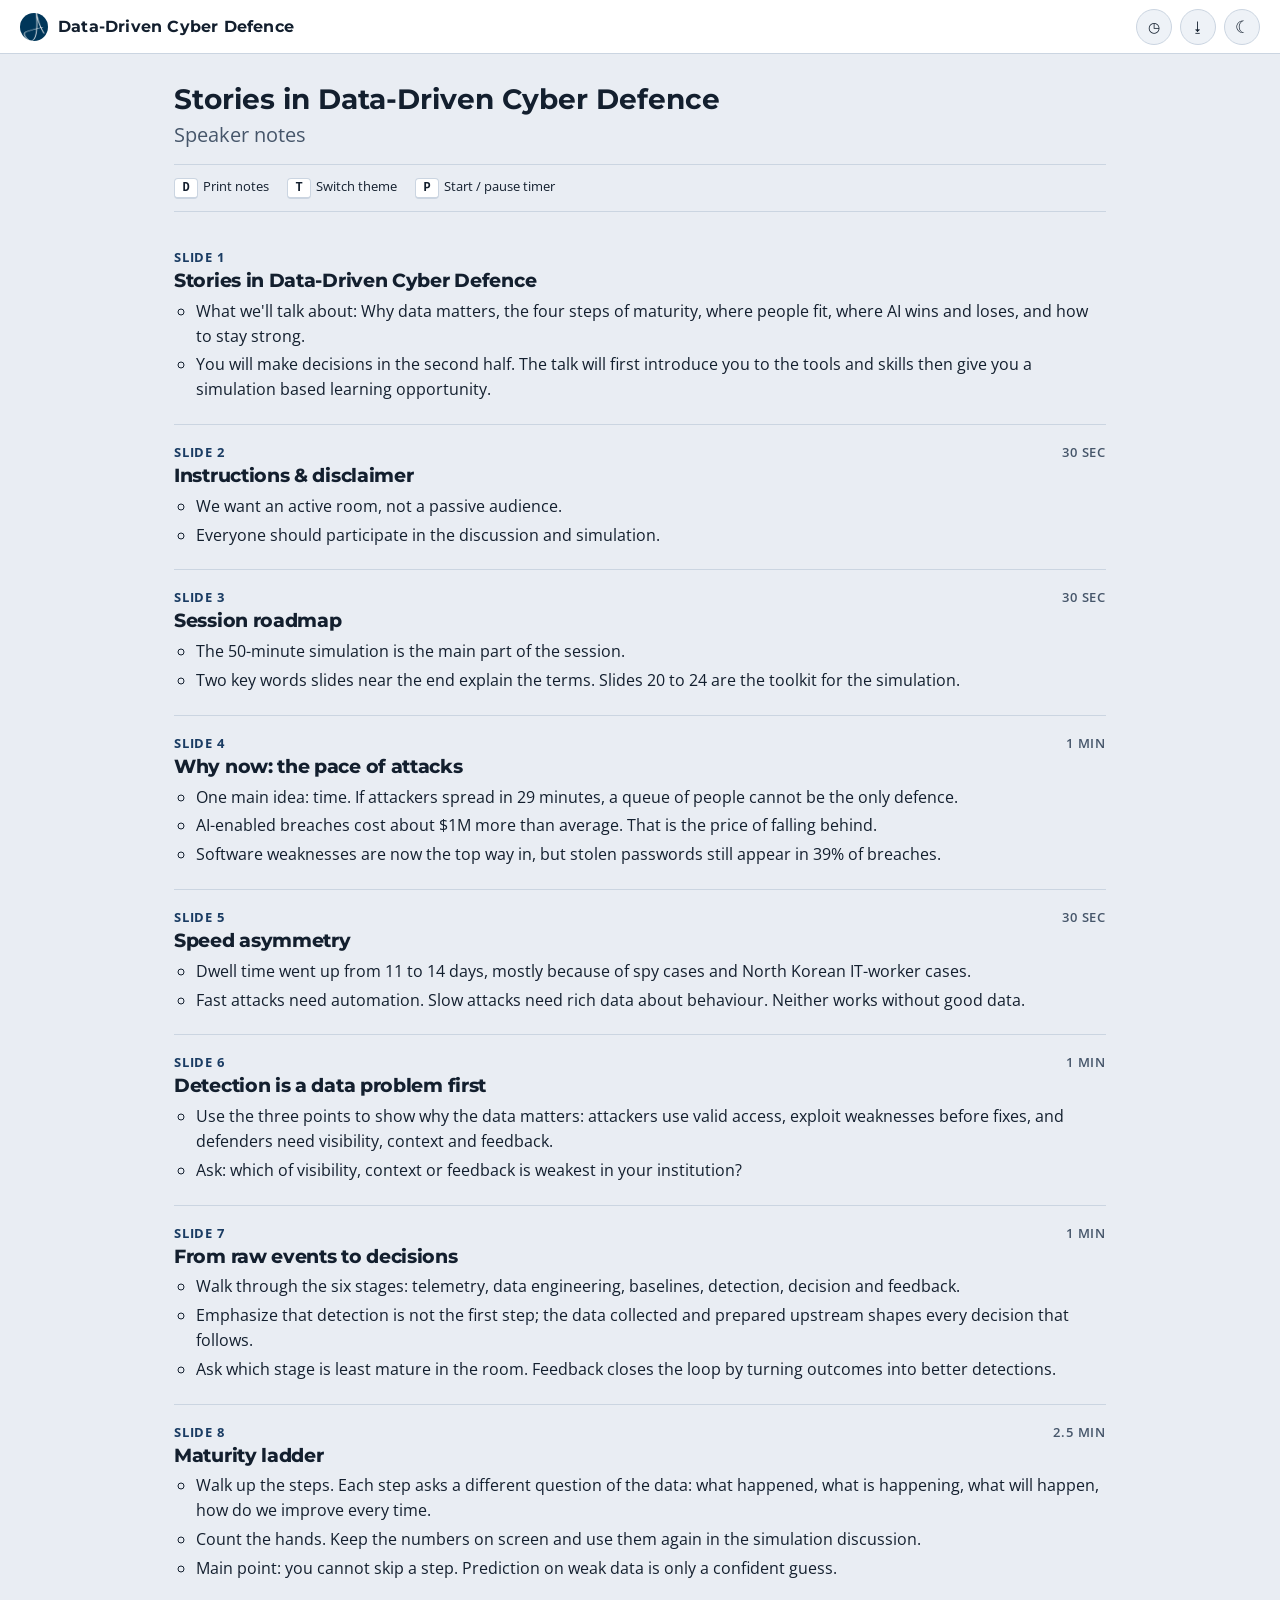
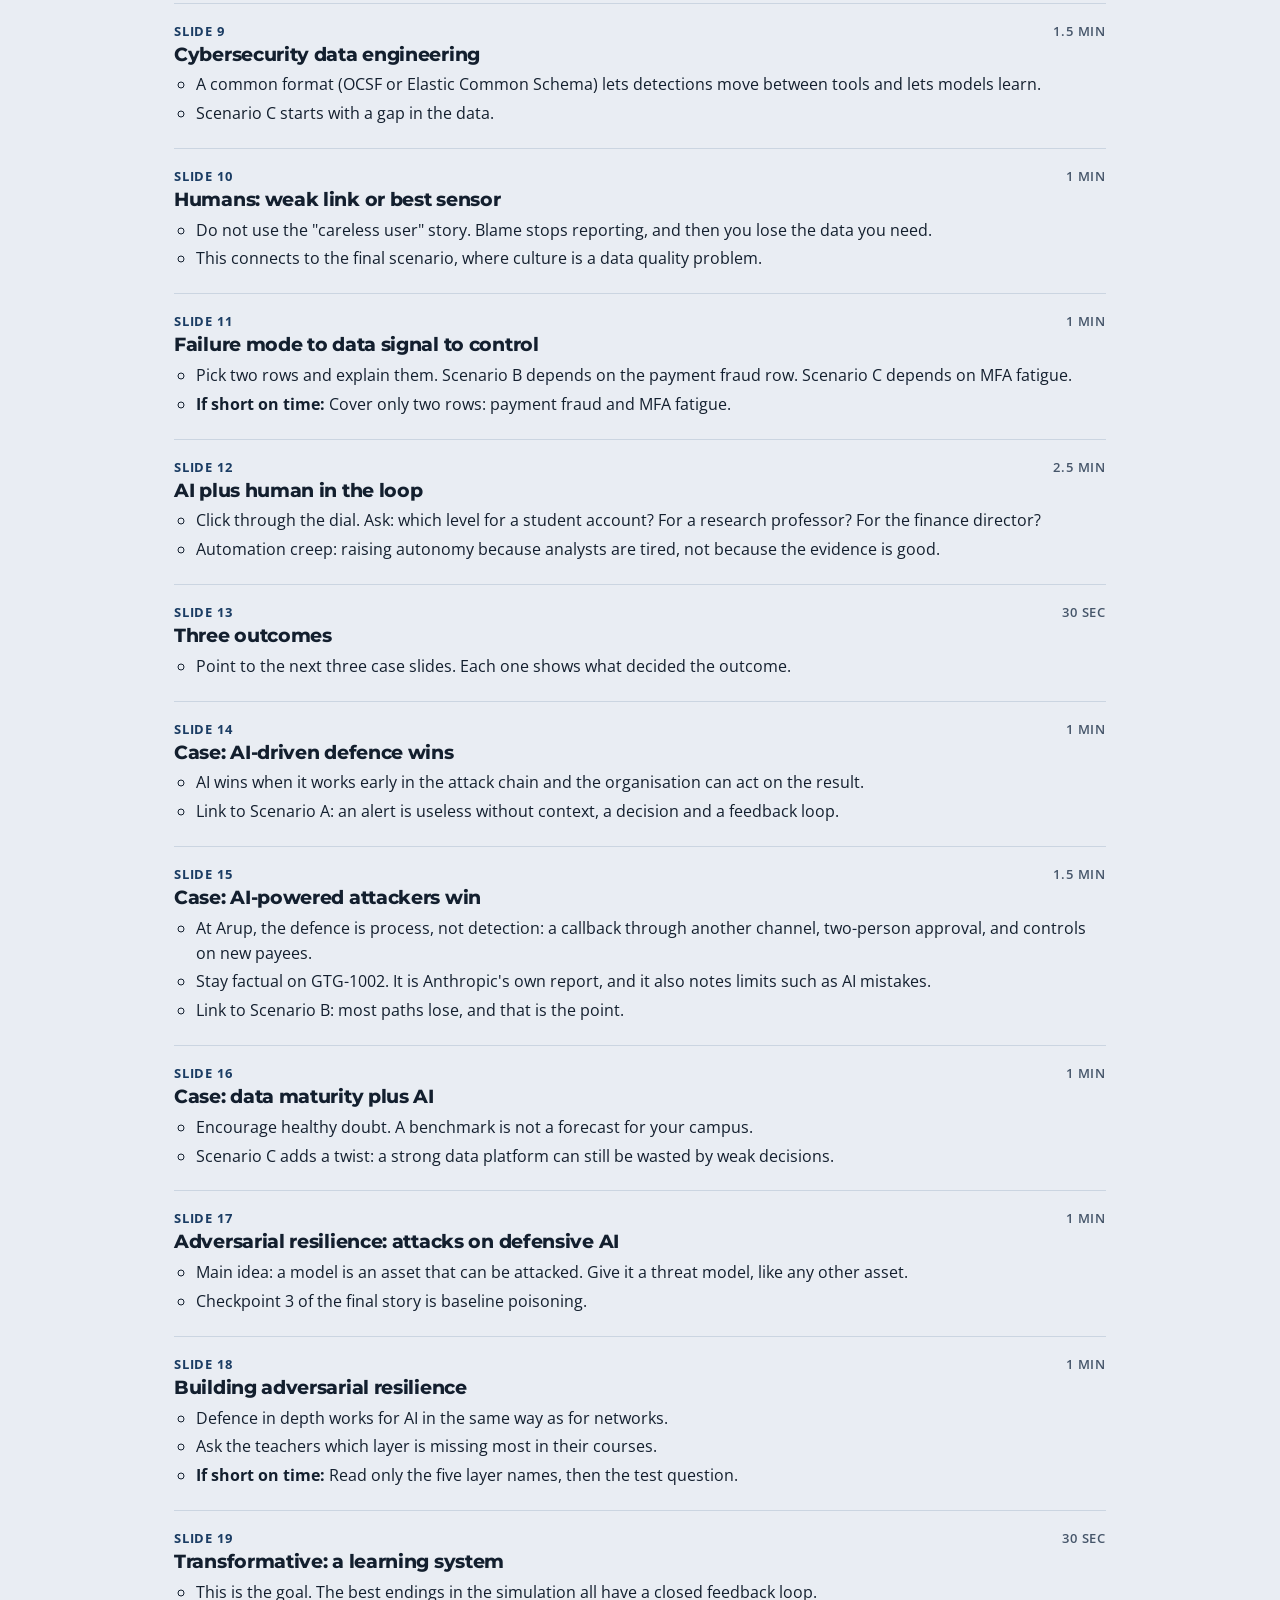
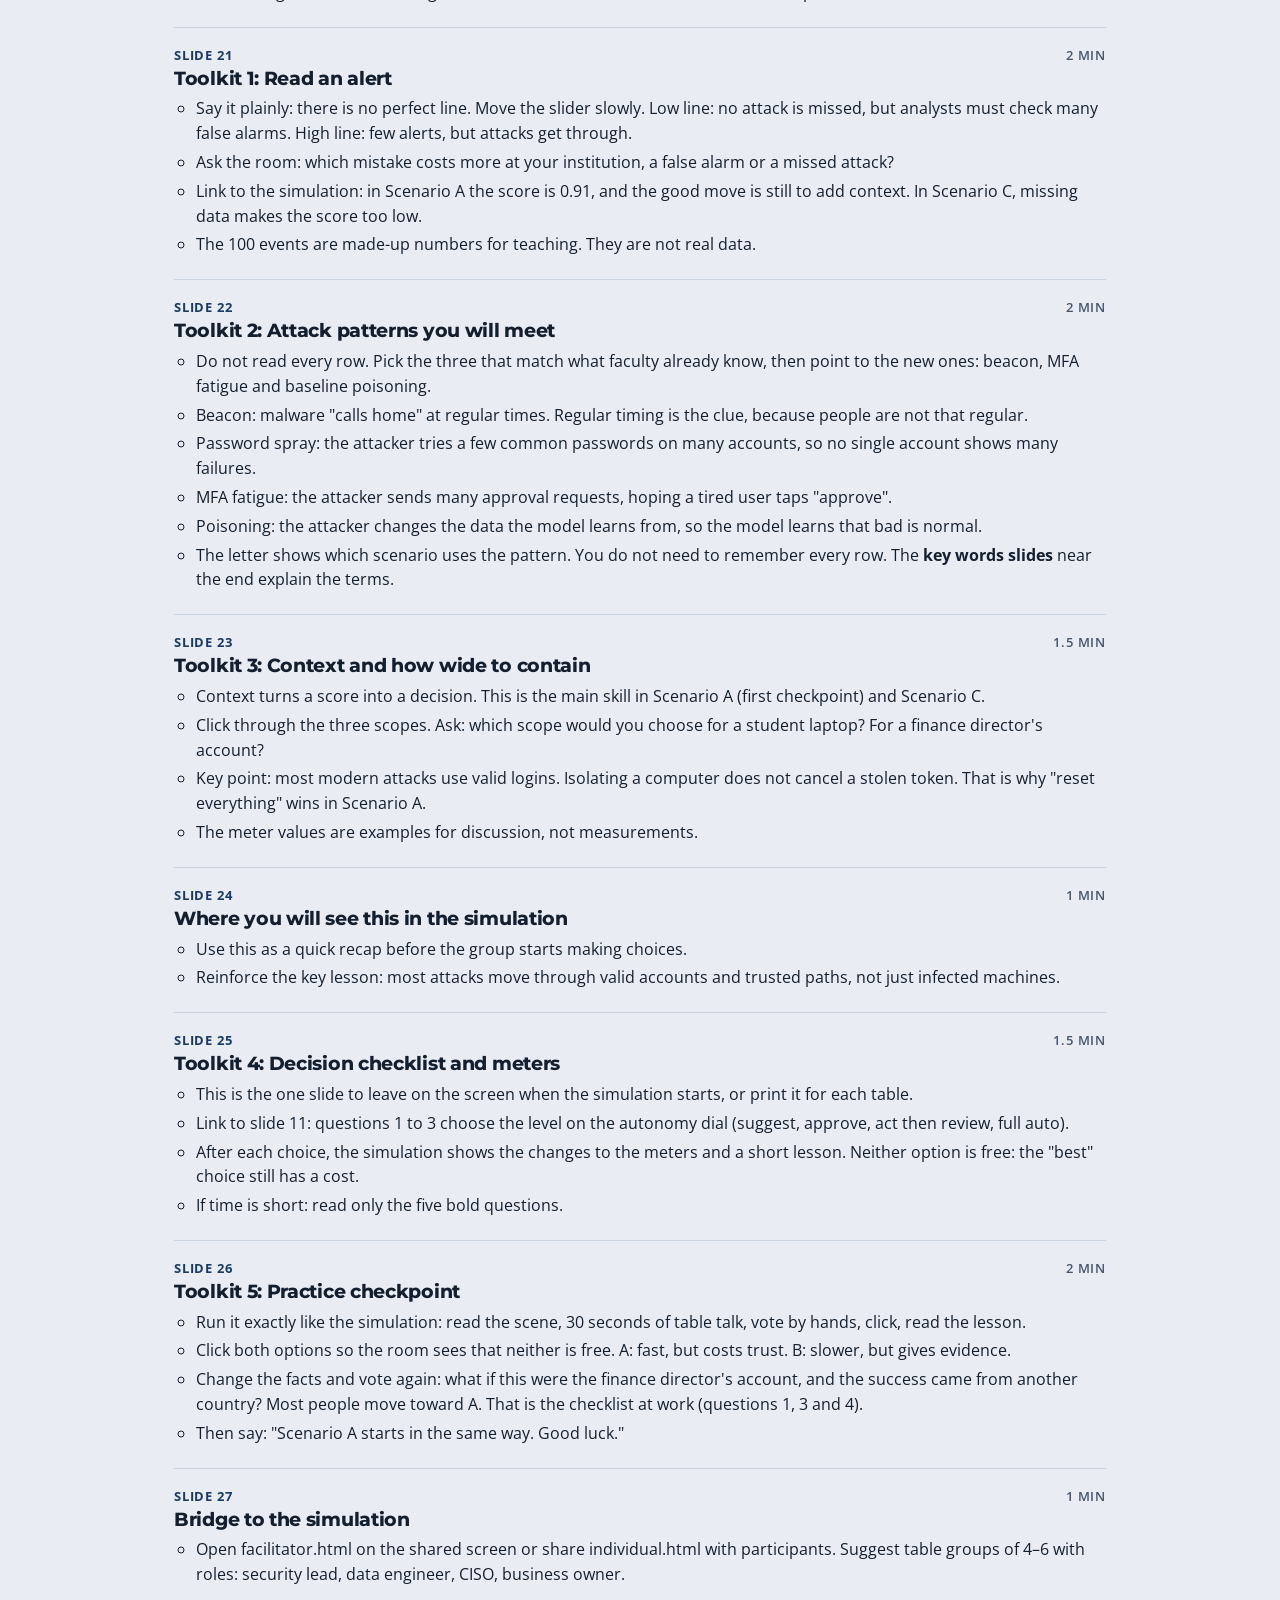
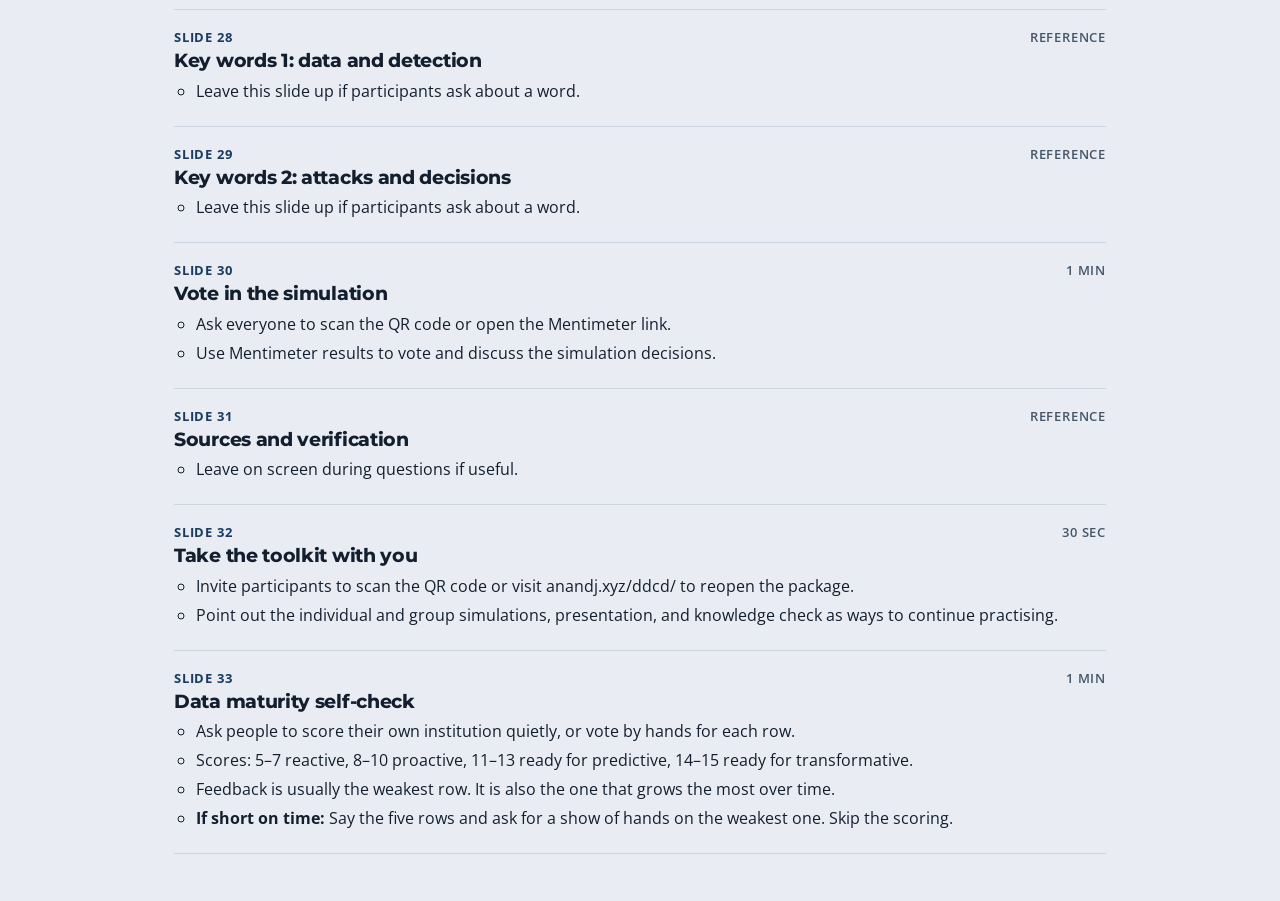
<file: speaker-notes.html>
<!DOCTYPE html>
<html lang="en" data-theme="light" data-palette="deck"><head><meta charset="utf-8"><meta name="viewport" content="width=device-width,initial-scale=1"><title>Data-Driven Cyber Defence | Speaker Notes | Anand Jagadeesh (AJ)</title>
<link rel="icon" href="favicons/favicon.ico">
<link rel="preconnect" href="https://fonts.googleapis.com">
<link rel="preconnect" href="https://fonts.gstatic.com" crossorigin>
<link href="https://fonts.googleapis.com/css2?family=Montserrat:wght@400;500;600;700;800&amp;family=Open+Sans:wght@400;500;600;700;800&amp;display=swap" rel="stylesheet">
<link rel="stylesheet" href="css/color-theme.css">
<link rel="stylesheet" href="css/deck.css">
<link rel="stylesheet" href="css/toggle_status.css">
<link rel="stylesheet" href="css/speaker-notes.css">
</head><body>
<header class="top">
  <div class="brand"><img class="brand-icon" src="favicons/favicon.png" alt="" aria-hidden="true"><a class="brand-home" href="deck.html">Data-Driven Cyber Defence</a></div>
  <div class="tools">
    <button class="btn toggle-status" id="timerToggle" aria-label="Show timer" aria-expanded="false" aria-controls="timerPanel" title="Show timer">◷</button>
    <span class="timer-panel" id="timerPanel" hidden>
      <span class="pace" id="pace" title="Time"><b id="clock">00:00</b></span>
      <button class="btn toggle-status" id="timerBtn" aria-pressed="false" title="Start timer (p)" aria-label="Start timer">▷</button>
    </span>
    <button class="btn" id="pdfBtn" aria-label="Print speaker notes" title="Print speaker notes (d)">⭳</button>
    <button class="btn theme-icon-btn" id="themeSwitch" aria-label="Switch to dark theme" aria-pressed="false" title="Switch theme (t)">☾</button>
  </div>
</header>
<main class="wrap"><header class="deck-header"><h1>Stories in Data-Driven Cyber Defence</h1><p>Speaker notes</p></header><aside class="shortcut-guide" aria-label="Presentation shortcuts"><div><kbd>D</kbd>Print notes</div><div><kbd>T</kbd>Switch theme</div><div><kbd>P</kbd>Start / pause timer</div></aside>
<ol class="note-list">
<li class="note-item" id="slide-1"><header><span class="slide-number">Slide 1</span></header><h2>Stories in Data-Driven Cyber Defence</h2><ul><li>What we'll talk about: Why data matters, the four steps of maturity, where people fit, where AI wins
        and loses, and how to stay strong.</li><li>You will make decisions in the second half. The talk will first introduce you to the tools and skills then give you a simulation based learning opportunity.</li></ul></li>
<li class="note-item" id="slide-2"><header><span class="slide-number">Slide 2</span><span class="timing">30 sec</span></header><h2>Instructions & disclaimer</h2><ul><li>We want an active room, not a passive audience.</li><li>Everyone should participate in the discussion and simulation.</li></ul></li>
<li class="note-item" id="slide-3"><header><span class="slide-number">Slide 3</span><span class="timing">30 sec</span></header><h2>Session roadmap</h2><ul><li>The 50-minute simulation is the main part of the session.</li><li>Two key words slides near the end explain the terms. Slides 20 to 24 are the toolkit for the simulation.</li></ul></li>
<li class="note-item" id="slide-4"><header><span class="slide-number">Slide 4</span><span class="timing">1 min</span></header><h2>Why now: the pace of attacks</h2><ul><li>One main idea: time. If attackers spread in 29 minutes, a queue of people cannot be the only defence.</li><li>AI-enabled breaches cost about $1M more than average. That is the price of falling behind.</li><li>Software weaknesses are now the top way in, but stolen passwords still appear in 39% of breaches.</li></ul></li>
<li class="note-item" id="slide-5"><header><span class="slide-number">Slide 5</span><span class="timing">30 sec</span></header><h2>Speed asymmetry</h2><ul><li>Dwell time went up from 11 to 14 days, mostly because of spy cases and North Korean IT-worker cases.</li><li>Fast attacks need automation. Slow attacks need rich data about behaviour. Neither works without good data.</li></ul></li>
<li class="note-item" id="slide-6"><header><span class="slide-number">Slide 6</span><span class="timing">1 min</span></header><h2>Detection is a data problem first</h2><ul><li>Use the three points to show why the data matters: attackers use valid access, exploit weaknesses before fixes, and defenders need visibility, context and feedback.</li><li>Ask: which of visibility, context or feedback is weakest in your institution?</li></ul></li>
<li class="note-item" id="slide-7"><header><span class="slide-number">Slide 7</span><span class="timing">1 min</span></header><h2>From raw events to decisions</h2><ul><li>Walk through the six stages: telemetry, data engineering, baselines, detection, decision and feedback.</li><li>Emphasize that detection is not the first step; the data collected and prepared upstream shapes every decision that follows.</li><li>Ask which stage is least mature in the room. Feedback closes the loop by turning outcomes into better detections.</li></ul></li>
<li class="note-item" id="slide-8"><header><span class="slide-number">Slide 8</span><span class="timing">2.5 min</span></header><h2>Maturity ladder</h2><ul><li>Walk up the steps. Each step asks a different question of the data: what happened, what is happening, what will happen, how do we improve every time.</li><li>Count the hands. Keep the numbers on screen and use them again in the simulation discussion.</li><li>Main point: you cannot skip a step. Prediction on weak data is only a confident guess.</li></ul></li>
<li class="note-item" id="slide-9"><header><span class="slide-number">Slide 9</span><span class="timing">1.5 min</span></header><h2>Cybersecurity data engineering</h2><ul><li>A common format (OCSF or Elastic Common Schema) lets detections move between tools and lets models learn.</li><li>Scenario C starts with a gap in the data.</li></ul></li>
<li class="note-item" id="slide-10"><header><span class="slide-number">Slide 10</span><span class="timing">1 min</span></header><h2>Humans: weak link or best sensor</h2><ul><li>Do not use the "careless user" story. Blame stops reporting, and then you lose the data you need.</li><li>This connects to the final scenario, where culture is a data quality problem.</li></ul></li>
<li class="note-item" id="slide-11"><header><span class="slide-number">Slide 11</span><span class="timing">1 min</span></header><h2>Failure mode to data signal to control</h2><ul><li>Pick two rows and explain them. Scenario B depends on the payment fraud row. Scenario C depends on MFA fatigue.</li><li><b>If short on time:</b> Cover only two rows: payment fraud and MFA fatigue.</li></ul></li>
<li class="note-item" id="slide-12"><header><span class="slide-number">Slide 12</span><span class="timing">2.5 min</span></header><h2>AI plus human in the loop</h2><ul><li>Click through the dial. Ask: which level for a student account? For a research professor? For the finance director?</li><li>Automation creep: raising autonomy because analysts are tired, not because the evidence is good.</li></ul></li>
<li class="note-item" id="slide-13"><header><span class="slide-number">Slide 13</span><span class="timing">30 sec</span></header><h2>Three outcomes</h2><ul><li>Point to the next three case slides. Each one shows what decided the outcome.</li></ul></li>
<li class="note-item" id="slide-14"><header><span class="slide-number">Slide 14</span><span class="timing">1 min</span></header><h2>Case: AI-driven defence wins</h2><ul><li>AI wins when it works early in the attack chain and the organisation can act on the result.</li><li>Link to Scenario A: an alert is useless without context, a decision and a feedback loop.</li></ul></li>
<li class="note-item" id="slide-15"><header><span class="slide-number">Slide 15</span><span class="timing">1.5 min</span></header><h2>Case: AI-powered attackers win</h2><ul><li>At Arup, the defence is process, not detection: a callback through another channel, two-person approval, and controls on new payees.</li><li>Stay factual on GTG-1002. It is Anthropic's own report, and it also notes limits such as AI mistakes.</li><li>Link to Scenario B: most paths lose, and that is the point.</li></ul></li>
<li class="note-item" id="slide-16"><header><span class="slide-number">Slide 16</span><span class="timing">1 min</span></header><h2>Case: data maturity plus AI</h2><ul><li>Encourage healthy doubt. A benchmark is not a forecast for your campus.</li><li>Scenario C adds a twist: a strong data platform can still be wasted by weak decisions.</li></ul></li>
<li class="note-item" id="slide-17"><header><span class="slide-number">Slide 17</span><span class="timing">1 min</span></header><h2>Adversarial resilience: attacks on defensive AI</h2><ul><li>Main idea: a model is an asset that can be attacked. Give it a threat model, like any other asset.</li><li>Checkpoint 3 of the final story is baseline poisoning.</li></ul></li>
<li class="note-item" id="slide-18"><header><span class="slide-number">Slide 18</span><span class="timing">1 min</span></header><h2>Building adversarial resilience</h2><ul><li>Defence in depth works for AI in the same way as for networks.</li><li>Ask the teachers which layer is missing most in their courses.</li><li><b>If short on time:</b> Read only the five layer names, then the test question.</li></ul></li>
<li class="note-item" id="slide-19"><header><span class="slide-number">Slide 19</span><span class="timing">30 sec</span></header><h2>Transformative: a learning system</h2><ul><li>This is the goal. The best endings in the simulation all have a closed feedback loop.</li></ul></li>
<li class="note-item" id="slide-21"><header><span class="slide-number">Slide 21</span><span class="timing">2 min</span></header><h2>Toolkit 1: Read an alert</h2><ul><li>Say it plainly: there is no perfect line. Move the slider slowly. Low line: no attack is missed, but analysts must check many false alarms. High line: few alerts, but attacks get through.</li><li>Ask the room: which mistake costs more at your institution, a false alarm or a missed attack?</li><li>Link to the simulation: in Scenario A the score is 0.91, and the good move is still to add context. In Scenario C, missing data makes the score too low.</li><li>The 100 events are made-up numbers for teaching. They are not real data.</li></ul></li>
<li class="note-item" id="slide-22"><header><span class="slide-number">Slide 22</span><span class="timing">2 min</span></header><h2>Toolkit 2: Attack patterns you will meet</h2><ul><li>Do not read every row. Pick the three that match what faculty already know, then point to the new ones: beacon, MFA fatigue and baseline poisoning.</li><li>Beacon: malware "calls home" at regular times. Regular timing is the clue, because people are not that regular.</li><li>Password spray: the attacker tries a few common passwords on many accounts, so no single account shows many failures.</li><li>MFA fatigue: the attacker sends many approval requests, hoping a tired user taps "approve".</li><li>Poisoning: the attacker changes the data the model learns from, so the model learns that bad is normal.</li><li>The letter shows which scenario uses the pattern. You do not need to remember every row. The <b>key words slides</b> near the end explain the terms.</li></ul></li>
<li class="note-item" id="slide-23"><header><span class="slide-number">Slide 23</span><span class="timing">1.5 min</span></header><h2>Toolkit 3: Context and how wide to contain</h2><ul><li>Context turns a score into a decision. This is the main skill in Scenario A (first checkpoint) and Scenario C.</li><li>Click through the three scopes. Ask: which scope would you choose for a student laptop? For a finance director's account?</li><li>Key point: most modern attacks use valid logins. Isolating a computer does not cancel a stolen token. That is why "reset everything" wins in Scenario A.</li><li>The meter values are examples for discussion, not measurements.</li></ul></li>
<li class="note-item" id="slide-24"><header><span class="slide-number">Slide 24</span><span class="timing">1 min</span></header><h2>Where you will see this in the simulation</h2><ul><li>Use this as a quick recap before the group starts making choices.</li><li>Reinforce the key lesson: most attacks move through valid accounts and trusted paths, not just infected machines.</li></ul></li>
<li class="note-item" id="slide-25"><header><span class="slide-number">Slide 25</span><span class="timing">1.5 min</span></header><h2>Toolkit 4: Decision checklist and meters</h2><ul><li>This is the one slide to leave on the screen when the simulation starts, or print it for each table.</li><li>Link to slide 11: questions 1 to 3 choose the level on the autonomy dial (suggest, approve, act then review, full auto).</li><li>After each choice, the simulation shows the changes to the meters and a short lesson. Neither option is free: the "best" choice still has a cost.</li><li>If time is short: read only the five bold questions.</li></ul></li>
<li class="note-item" id="slide-26"><header><span class="slide-number">Slide 26</span><span class="timing">2 min</span></header><h2>Toolkit 5: Practice checkpoint</h2><ul><li>Run it exactly like the simulation: read the scene, 30 seconds of table talk, vote by hands, click, read the lesson.</li><li>Click both options so the room sees that neither is free. A: fast, but costs trust. B: slower, but gives evidence.</li><li>Change the facts and vote again: what if this were the finance director's account, and the success came from another country? Most people move toward A. That is the checklist at work (questions 1, 3 and 4).</li><li>Then say: "Scenario A starts in the same way. Good luck."</li></ul></li>
<li class="note-item" id="slide-27"><header><span class="slide-number">Slide 27</span><span class="timing">1 min</span></header><h2>Bridge to the simulation</h2><ul><li>Open facilitator.html on the shared screen or share individual.html with participants. Suggest table groups of 4–6 with roles: security lead, data engineer, CISO, business owner.</li></ul></li>
<li class="note-item" id="slide-28"><header><span class="slide-number">Slide 28</span><span class="timing">Reference</span></header><h2>Key words 1: data and detection</h2><ul><li>Leave this slide up if participants ask about a word.</li></ul></li>
<li class="note-item" id="slide-29"><header><span class="slide-number">Slide 29</span><span class="timing">Reference</span></header><h2>Key words 2: attacks and decisions</h2><ul><li>Leave this slide up if participants ask about a word.</li></ul></li>
<li class="note-item" id="slide-30"><header><span class="slide-number">Slide 30</span><span class="timing">1 min</span></header><h2>Vote in the simulation</h2><ul><li>Ask everyone to scan the QR code or open the Mentimeter link.</li><li>Use Mentimeter results to vote and discuss the simulation decisions.</li></ul></li>
<li class="note-item" id="slide-31"><header><span class="slide-number">Slide 31</span><span class="timing">Reference</span></header><h2>Sources and verification</h2><ul><li>Leave on screen during questions if useful.</li></ul></li>
<li class="note-item" id="slide-32"><header><span class="slide-number">Slide 32</span><span class="timing">30 sec</span></header><h2>Take the toolkit with you</h2><ul><li>Invite participants to scan the QR code or visit anandj.xyz/ddcd/ to reopen the package.</li><li>Point out the individual and group simulations, presentation, and knowledge check as ways to continue practising.</li></ul></li>
<li class="note-item" id="slide-33"><header><span class="slide-number">Slide 33</span><span class="timing">1 min</span></header><h2>Data maturity self-check</h2><ul><li>Ask people to score their own institution quietly, or vote by hands for each row.</li><li>Scores: 5–7 reactive, 8–10 proactive, 11–13 ready for predictive, 14–15 ready for transformative.</li><li>Feedback is usually the weakest row. It is also the one that grows the most over time.</li><li><b>If short on time:</b> Say the five rows and ask for a show of hands on the weakest one. Skip the scoring.</li></ul></li>
</ol>
</main>
<script src="js/speaker-notes.js"></script>
</body></html>
</file>
<file: css/color-theme.css>
:root {
  --white: #fff;
  --black: #000;
  --deep-ink: #1a1205;
  --green: #1f7a4d;
  --maroon: #8f1d3f;
  --orange: #df8420;
  --navy: #1a3c63;
  --purple: #5b2c72;
  --print-bg: var(--white);
  --print-ink: #131f2e;
  --print-muted: #46566a;
  --print-line: #cbd5e1;
  --print-border: #bbb;
  --print-heading: var(--navy);
  --title-muted: rgba(255, 255, 255, .75);
  --orange-ink: var(--deep-ink);
  --mascot-eye: #1e2936;
  --mascot-pink-dark: color-mix(in srgb, var(--maroon) 78%, var(--black));
  --mascot-blue-dark: color-mix(in srgb, var(--navy) 78%, var(--black));
  --mascot-beak-dark: color-mix(in srgb, var(--orange) 45%, var(--black));
  --status-on-bg: color-mix(in srgb, var(--g-t) 20%, var(--surface2));
  --green-wash: color-mix(in srgb, var(--green) 7%, transparent);
  --orange-wash: color-mix(in srgb, var(--orange) 7%, transparent);
  --chart-green: var(--green);
  --chart-maroon: var(--maroon);
  --chart-orange: var(--orange);
  --chart-navy: var(--navy);
  --chart-purple: var(--purple);
  --chart-ink: var(--white);
  --accent-chart: var(--chart-navy);
  --focus: var(--orange);
}

:root[data-theme="light"] {
  color-scheme: light;
  --bg: #f5f6f8;
  --stage: var(--bg);
  --surface: #fff;
  --surface2: #f0f2f5;
  --text: #1e2936;
  --muted: #536171;
  --line: #d6dbe2;
  --g-t: var(--green);
  --m-t: var(--maroon);
  --n-t: var(--navy);
  --p-t: var(--purple);
  --o-t: color-mix(in srgb, var(--orange) 68%, var(--black));
  --top: #fff;
  --shadow: 0 4px 14px rgba(26, 40, 58, .08);
  --primary: var(--navy);
  --on-primary: var(--white);
  --accent: var(--navy);
  --accent-ink: var(--white);
  --good: var(--green);
  --bad: var(--maroon);
  --warn: var(--orange);
  --warn-ink: #5a3004;
  --good-bg: #e3f2ea;
  --bad-bg: #f7e4ea;
  --toast-bg: var(--navy);
  --toast-ink: var(--white);
}

:root[data-theme="dark"] {
  color-scheme: dark;
  --bg: #111820;
  --stage: var(--bg);
  --surface: #1b2632;
  --surface2: #222f3d;
  --text: #edf1f5;
  --muted: #b0bbc7;
  --line: #394653;
  --g-t: color-mix(in srgb, var(--green) 50%, var(--white));
  --m-t: color-mix(in srgb, var(--maroon) 45%, var(--white));
  --n-t: color-mix(in srgb, var(--navy) 38%, var(--white));
  --p-t: color-mix(in srgb, var(--purple) 45%, var(--white));
  --o-t: color-mix(in srgb, var(--orange) 90%, var(--white));
  --top: #18222c;
  --shadow: 0 4px 14px rgba(0, 0, 0, .2);
  --primary: color-mix(in srgb, var(--navy) 55%, var(--white));
  --on-primary: #06101c;
  --accent: var(--primary);
  --accent-ink: var(--on-primary);
  --good: #5fcf93;
  --bad: #ee8fab;
  --warn: var(--orange);
  --warn-ink: #ffd9a8;
  --good-bg: #14301f;
  --bad-bg: #3a1824;
  --focus: #f0a04a;
  --chart-green: #319365;
  --chart-maroon: #d15e79;
  --chart-orange: #df8420;
  --chart-navy: #4a83c4;
  --chart-purple: #a47bc0;
  --chart-ink: var(--bg);
  --toast-bg: var(--surface2);
  --toast-ink: var(--text);
}

:root[data-palette="deck"][data-theme="light"] {
  --bg: #e9edf3;
  --stage: #f6f8fb;
  --surface: #fff;
  --surface2: #eef2f7;
  --text: #131f2e;
  --muted: #46566a;
  --line: #cbd5e1;
  --top: #fff;
  --shadow: 0 10px 30px rgba(26, 60, 99, .14);
}

:root[data-palette="deck"][data-theme="dark"] {
  --bg: #060d17;
  --stage: #0b1626;
  --surface: #122339;
  --surface2: #182d49;
  --text: #e8eef6;
  --muted: #a8b7c9;
  --line: #2a4262;
  --top: #0d1b2e;
  --shadow: 0 10px 30px rgba(0, 0, 0, .5);
}
</file>
<file: css/home.css>
:root{
  --font:"Open Sans",Arial,sans-serif;
  --heading-font:"Montserrat",Arial,sans-serif;
  --mono:monospace;
  --fs:15px;
}
*{box-sizing:border-box;scrollbar-width:none;-ms-overflow-style:none}
*::-webkit-scrollbar{display:none;width:0;height:0}
html{background:var(--bg)}
body{margin:0;background:var(--bg);color:var(--text);font-family:var(--font);font-size:var(--fs);line-height:1.5}
button,select{font:inherit;color:inherit}
a{color:var(--n-t)}
:focus-visible{outline:3px solid var(--orange);outline-offset:2px}
.top{position:sticky;top:0;z-index:30;background:var(--top);border-bottom:1px solid var(--line);display:flex;flex-wrap:wrap;align-items:center;gap:12px 24px;padding:14px 28px}
.brand{display:flex;align-items:center;gap:10px;font-family:var(--heading-font);font-weight:700;letter-spacing:.2px;white-space:nowrap;text-decoration:none;color:var(--text)}
.brand-home{color:inherit;text-decoration:none}
.brand-icon{width:30px;height:30px;flex:none;object-fit:cover;border-radius:50%}
.brand small{display:block;font-family:var(--font);font-size:11px;font-weight:500;letter-spacing:0;color:var(--muted);margin:1px 0 0}
.brand small a{color:inherit;text-decoration:none}
.top>.btn{margin-left:auto}
.top button.btn,.top a.btn{width:36px;height:36px;min-width:36px;padding:0;border-radius:50%;display:grid;place-items:center}
.top>#themeSwitch{margin-left:auto}
.btn{background:var(--surface2);border:1px solid var(--line);border-radius:0;padding:6px 11px;cursor:pointer;font-size:14px}
.btn:hover{border-color:var(--line)}
.btn.theme-btn{width:32px;height:32px;min-width:32px;margin:0;padding:0;border-radius:50%;display:grid;place-items:center;font-size:17px;line-height:1}
.mode-home-main{max-width:960px;min-height:calc(100vh - 64px);min-height:calc(100svh - 64px);margin:0 auto;padding:clamp(12px,2.4vh,24px) 30px 30px}
.mode-home-main h1{font-family:var(--heading-font);font-size:1.75em;line-height:1.16;margin:0 0 6px;letter-spacing:-.5px;font-weight:750}
.mode-home-main .lead{max-width:920px;margin:0;color:var(--muted);font-size:.92em}
.home-shortcuts{display:flex;flex-wrap:wrap;align-items:center;gap:4px 10px;margin:10px 0 0;color:var(--muted);font-size:.82em}
.home-shortcuts span{white-space:nowrap}
.home-shortcuts kbd{padding:1px 5px;border:1px solid var(--line);border-radius:4px;background:var(--surface2);color:var(--text);font-family:var(--mono);font-size:.9em}
.home-section{margin-top:14px}
.home-section>h2{font-family:var(--heading-font);font-size:1.1em;margin:0 0 6px;font-weight:750;letter-spacing:-.3px}
.home-separator{width:100%;height:1px;margin:1.5rem auto;background:currentColor;opacity:.3}
.mode-choices{display:grid;grid-template-columns:repeat(2,minmax(0,1fr));grid-auto-rows:minmax(0,1fr);gap:12px}
.mode-choice{aspect-ratio:auto;min-height:clamp(128px,19vh,176px);display:flex;flex-direction:column;justify-content:center;min-width:0;padding:14px 20px;background:transparent;border:0;border-radius:0;box-shadow:none;color:var(--text);text-decoration:none}
.mode-choice:hover span{text-decoration:underline;text-underline-offset:3px}
.mode-choice h3{font-family:var(--heading-font);font-size:1.1em;margin:0 0 5px;font-weight:700}
.mode-choice p{margin:0 0 8px;color:var(--muted);font-size:.9em;line-height:1.4}
.mode-choice span{margin-top:0;color:var(--n-t);font-weight:650}
@media (max-width:820px){
  .top{gap:10px 16px;padding:14px 22px}
}
@media (max-width:540px){
  .brand{max-width:calc(100% - 150px);overflow:hidden}
  .top>.btn:not(#themeSwitch){margin-left:0}
  .top{gap:10px 12px;padding:12px 18px}
  .home-section{margin-top:12px}
  .mode-choices{grid-template-columns:repeat(2,minmax(0,1fr));gap:8px}
  .mode-choice{min-height:clamp(128px,21vh,158px);padding:10px}
  .mode-choice h3{font-size:.92em}
  .mode-choice p{font-size:.76em;line-height:1.35}
  .mode-choice span{font-size:.78em}
  .mode-home-main{padding:14px 20px 22px}
  .mode-home-main h1{font-size:1.55em}
  .mode-home-main .lead{font-size:.82em;line-height:1.4}
}

.top,main{position:relative;z-index:1}
.top{position:sticky;z-index:30}
</file>
<file: css/toggle_status.css>
.btn.toggle-status[aria-pressed="true"]:not(.ghost),
.btn.toggle-status[aria-expanded="true"]:not(.ghost){
  background:var(--good-bg);
  border-color:var(--g-t);
  color:var(--text);
}
</file>
<file: css/defendasaurus.css>
.pg-wrap{position:fixed;right:18px;bottom:var(--pg-bottom,38px);width:var(--pg-size,84px);aspect-ratio:1;z-index:15;pointer-events:none}
.pg-wrap.off{display:none}
.defendasaurus{display:block;width:100%;height:100%;pointer-events:none;overflow:visible;transform-origin:50% 80%;-webkit-user-select:none;user-select:none;
  --pg-pink:var(--m-t);--pg-blue:var(--n-t);--pg-beak:var(--orange)}
.defendasaurus .pg-bob{pointer-events:auto;cursor:pointer;animation:pg-bob 3s ease-in-out infinite}
.defendasaurus .pg-pupils{transform-box:fill-box;transform-origin:center;animation:pg-blink 5s infinite}
.defendasaurus.still .pg-bob,.defendasaurus.still .pg-pupils{animation:none}
.defendasaurus .pg-pink{fill:var(--pg-pink)}
.defendasaurus .pg-pink-d{fill:var(--mascot-pink-dark)}
.defendasaurus .pg-blue{fill:var(--pg-blue)}
.defendasaurus .pg-blue-d{fill:var(--mascot-blue-dark)}
.defendasaurus .pg-beak{fill:var(--pg-beak)}
.defendasaurus .pg-nostril{fill:var(--mascot-beak-dark)}
@keyframes pg-bob{50%{transform:translateY(-3px)}}
@keyframes pg-blink{0%,94%,100%{transform:scaleY(1)}97%{transform:scaleY(.1)}}

.defendasaurus.pg-vibrate{animation:pg-vibrate .07s linear 14}
.defendasaurus.pg-hop{animation:pg-hop .7s ease-out}
.defendasaurus.pg-cheer{animation:pg-cheer 1s ease-out}
.defendasaurus.pg-wiggle{animation:pg-wiggle .9s ease-in-out}
.defendasaurus.pg-scan{animation:pg-scan 1.6s ease-in-out}
.defendasaurus.pg-nod{animation:pg-nod 1.2s ease-in-out}
.defendasaurus.pg-no{animation:pg-no .7s linear}
.defendasaurus.pg-think{animation:pg-think 1.8s ease-in-out}
.defendasaurus.pg-reboot{animation:pg-reboot 1.4s ease-in-out}
.defendasaurus.pg-sleep{animation:pg-sleep 2.2s ease-in-out}
.defendasaurus.pg-sidestep{animation:pg-sidestep 1.3s ease-in-out}
.defendasaurus.pg-jog{animation:pg-jog .2s ease-in-out 8}
.defendasaurus.pg-alert{animation:pg-alert 1.2s ease-in-out}
.defendasaurus.pg-loading{animation:pg-loading .5s ease-in-out 3}
.defendasaurus.pg-glitch{animation:pg-glitch 1s steps(1,end)}
.defendasaurus.pg-flip{animation:pg-flip .9s ease-in-out}
.defendasaurus.pg-squash{animation:pg-squash .9s ease-in-out}
.defendasaurus.pg-rainbow{animation:pg-rainbow 1.3s linear}
.defendasaurus.pg-pulse{animation:pg-pulse 1s ease-in-out}
.defendasaurus.pg-float{animation:pg-float 1.6s ease-in-out}
@keyframes pg-vibrate{0%,100%{transform:translate(-2px,1px) rotate(-1.2deg)}25%{transform:translate(2px,-1px) rotate(1.2deg)}50%{transform:translate(-2px,-1px) rotate(1.2deg)}75%{transform:translate(2px,1px) rotate(-1.2deg)}}
@keyframes pg-hop{30%{transform:translateY(-26px)}55%{transform:translateY(0)}75%{transform:translateY(-9px)}100%{transform:translateY(0)}}
@keyframes pg-cheer{20%,60%{transform:translateY(-24px) rotate(-6deg)}40%,80%{transform:translateY(0) rotate(6deg)}100%{transform:none}}
@keyframes pg-wiggle{20%{transform:rotate(-12deg)}40%{transform:rotate(10deg)}60%{transform:rotate(-8deg)}80%{transform:rotate(5deg)}}
@keyframes pg-scan{15%,30%{transform:translateX(-12px) rotate(-7deg)}55%,75%{transform:translateX(12px) rotate(7deg)}100%{transform:none}}
@keyframes pg-nod{20%,60%{transform:translateY(7px) scale(1.04,.92)}40%,80%{transform:none}}
@keyframes pg-no{10%,50%,90%{transform:translateX(-6px) rotate(-4deg)}30%,70%{transform:translateX(6px) rotate(4deg)}}
@keyframes pg-think{20%,80%{transform:rotate(11deg) translateX(4px)}}
@keyframes pg-reboot{
  0%{transform:none;filter:none}
  25%{transform:scale(1.05,.04);filter:brightness(2)}
  45%,60%{transform:scale(.04,.04);filter:brightness(3);opacity:0}
  80%{transform:scale(1.1);opacity:1;filter:brightness(1.6)}
  100%{transform:none;filter:none;opacity:1}}
@keyframes pg-sleep{0%{transform:none}25%,75%{transform:rotate(-9deg) translateY(5px) scaleY(.96)}50%{transform:rotate(-6deg) translateY(8px) scaleY(.93)}100%{transform:none}}
@keyframes pg-sidestep{20%{transform:translateX(-20px)}45%{transform:translateX(20px)}70%{transform:translateX(-10px)}100%{transform:none}}
@keyframes pg-jog{50%{transform:translateY(-6px) rotate(2deg)}}
@keyframes pg-alert{0%,100%{transform:none;filter:none}15%{transform:translateY(-14px) scale(1.08);filter:hue-rotate(-50deg) saturate(2.5)}30%,50%,70%{transform:translateX(-5px);filter:hue-rotate(-50deg) saturate(2.5)}40%,60%,80%{transform:translateX(5px);filter:hue-rotate(-50deg) saturate(2.5)}}
@keyframes pg-loading{50%{opacity:.35}}
@keyframes pg-glitch{
  0%,100%{transform:none;filter:none}
  15%{transform:translateX(-6px) skewX(12deg);filter:hue-rotate(90deg)}
  30%{transform:translateX(5px) scaleY(.85);filter:hue-rotate(200deg) saturate(2)}
  45%{transform:translateX(-3px) skewX(-10deg);filter:invert(.2) hue-rotate(40deg)}
  60%{transform:translateY(-4px);filter:hue-rotate(300deg)}
  75%{transform:translateX(4px) scaleX(1.12);filter:saturate(2.5)}}
@keyframes pg-flip{50%{transform:scaleX(-1)}100%{transform:scaleX(1)}}
@keyframes pg-squash{20%{transform:scale(1.25,.7)}45%{transform:scale(.8,1.3) translateY(-12px)}70%{transform:scale(1.15,.85)}100%{transform:none}}
@keyframes pg-rainbow{to{filter:hue-rotate(360deg)}}
@keyframes pg-pulse{25%,75%{transform:scale(1.35)}50%{transform:scale(.9)}}
@keyframes pg-float{30%,70%{transform:translateY(-50px) rotate(6deg)}50%{transform:translateY(-54px) rotate(-6deg)}100%{transform:none}}

.pg-bubble{position:absolute;right:0;bottom:calc(100% + 4px);width:max-content;max-width:200px;padding:7px 11px;border-radius:12px;background:var(--surface);color:var(--text);border:1px solid var(--line);box-shadow:var(--shadow);font:600 13px/1.35 var(--font,Arial,sans-serif);pointer-events:none;opacity:0;transform:translateY(6px);transition:opacity .2s,transform .2s}
.pg-bubble::after{content:"";position:absolute;right:28px;bottom:-6px;width:10px;height:10px;background:var(--surface);border:solid var(--line);border-width:0 1px 1px 0;transform:rotate(45deg)}
.pg-bubble.show{opacity:1;transform:none}

.pg-ctrl{position:absolute;top:100%;left:50%;transform:translateX(-50%);display:flex;gap:6px;padding-top:2px;pointer-events:auto;visibility:hidden;opacity:0;transition:opacity .2s,visibility 0s .2s}
.pg-wrap.ctrls .pg-ctrl,.pg-ctrl:focus-within{visibility:visible;opacity:1;transition-delay:0s}
.pg-btn{width:22px;height:22px;padding:0;border-radius:50%;border:1px solid var(--line);background:var(--surface);color:var(--text);font:700 14px/1 var(--font,Arial,sans-serif);cursor:pointer;box-shadow:var(--shadow);display:grid;place-items:center}
.pg-btn:hover{background:var(--surface2)}
.pg-btn:focus-visible{outline:2px solid var(--primary,var(--n-t));outline-offset:1px}


@media (max-width:600px){.pg-wrap{--pg-size:60px;right:10px}}

.pg-toggle{display:inline-grid;place-items:center;color:var(--text)}
.pg-toggle svg{display:block}
.pg-toggle.is-off svg{opacity:.4}
.top>.pg-toggle{margin-left:auto}
.top>.pg-toggle+#themeSwitch{margin-left:0}

@media print{
  .pg-wrap,.pg-toggle{display:none!important}
}
</file>
<file: css/cyk.css>
:root{box-sizing:border-box}html{scroll-padding-top:env(safe-area-inset-top,0px)}body{margin:0;padding:0;font:14px -apple-system,BlinkMacSystemFont,sans-serif}img{max-width:100%}[hidden]:not([hidden=until-found i]){display:none!important}
:root{
  --display:"Montserrat",Arial,sans-serif;--body:"Open Sans",Arial,sans-serif;--mono:monospace;
}
*{box-sizing:border-box;scrollbar-width:none;-ms-overflow-style:none}
*::-webkit-scrollbar{display:none;width:0;height:0}
body{display:flex;flex-direction:column;min-height:100vh;height:100vh;height:100svh;overflow:hidden;background:var(--bg);color:var(--text);font-family:var(--body);font-size:15px;line-height:1.5;margin:0;
  padding:env(safe-area-inset-top,0px) env(safe-area-inset-right,0px) env(safe-area-inset-bottom,0px) env(safe-area-inset-left,0px)}
.top{position:relative;flex:none;z-index:30;width:100%;margin:0;display:flex;justify-content:space-between;align-items:center;gap:12px;padding:10px 28px;flex-wrap:wrap;background:var(--top);border-bottom:1px solid var(--line)}
.brand{display:flex;align-items:center;gap:10px;font-family:var(--display);font-size:15px;font-weight:700;letter-spacing:.2px;text-decoration:none;color:var(--text)}
.brand-home{color:inherit;text-decoration:none}
.brand-icon{width:30px;height:30px;flex:none;object-fit:cover;border-radius:50%}
.brand small{display:block;font-family:var(--body);font-size:11px;font-weight:500;letter-spacing:0;color:var(--muted);margin:1px 0 0}
.brand small a{color:inherit;text-decoration:none}
.btn{background:var(--surface2);color:var(--text);border:1px solid var(--line);border-radius:8px;padding:6px 11px;cursor:pointer;font-size:14px;min-height:36px}
.btn:hover{border-color:var(--muted)}
.btn.theme-btn{width:32px;height:32px;min-width:32px;margin:0;padding:0;display:grid;place-items:center;font-size:17px;line-height:1}
.top button.btn,.top a.btn{width:36px;height:36px;min-width:36px;padding:0;border-radius:50%;display:grid;place-items:center}
.quiz-tools{display:flex;align-items:center;gap:8px;margin-left:auto}
.top .quiz-tools button.btn{width:36px;height:36px;min-width:36px;min-height:36px;padding:0;border:1px solid var(--line);border-radius:50%;background:var(--surface2);color:var(--text);font-size:14px;font-weight:400;display:grid;place-items:center}
.timer-panel{display:flex;align-items:center;gap:8px}
.timer-panel[hidden]{display:none}
.pace{font-family:var(--mono);font-size:13px;color:var(--muted);padding:0 4px;white-space:nowrap}
.pace b{color:inherit}
.pace.on-pace{color:var(--good)}.pace.early{color:var(--n-t)}.pace.delayed{color:var(--warn)}
main{flex:1 1 auto;min-height:0;width:100%;max-width:1120px;overflow-y:auto;margin:0 auto;padding:clamp(16px,3vh,30px) 30px}
h1,h2{font-family:var(--display);line-height:1.2;text-wrap:balance;margin:0 0 12px}
h1{font-size:clamp(28px,6vw,35px);letter-spacing:-.5px;font-weight:750}
h2{font-size:clamp(21px,4.4vw,26px)}
p{margin:0 0 12px;max-width:65ch}
.muted{color:var(--muted)}
button{font-family:inherit}
:focus-visible{outline:3px solid var(--focus);outline-offset:2px}
.btn:not(.theme-btn):not(.ghost),.btn.primary{font:inherit;font-weight:600;border:1px solid transparent;background:var(--accent);color:var(--accent-ink);border-radius:0;padding:8px 16px;cursor:pointer;min-height:40px}
.btn.ghost{background:transparent;color:var(--accent);border-color:var(--line)}
.btn{border-radius:0}
.btn:disabled{opacity:.45;cursor:not-allowed}
.row{display:flex;gap:10px;flex-wrap:wrap;margin-top:16px}
.intro{padding:4px 0}
.facts{display:grid;grid-template-columns:repeat(auto-fit,minmax(150px,1fr));gap:0;margin:12px 0 16px}
.fact{background:transparent;border:0;border-left:1px solid var(--line);border-radius:0;padding:8px 16px}
.fact:first-child{border-left:0;padding-left:0}
.fact b{display:block;font-family:var(--display);font-size:22px;color:var(--accent)}
.fact span{font-size:14px;color:var(--muted)}
.opts-set{display:flex;flex-direction:column;gap:8px;margin:14px 0}
.opts-set label{display:flex;gap:10px;align-items:flex-start;font-size:15px;cursor:pointer}
.opts-set input{margin-top:4px;width:18px;height:18px;accent-color:var(--accent)}
.progress{display:flex;align-items:center;gap:12px;margin:0 0 10px;font-family:var(--mono);font-size:13px;color:var(--muted)}
.bar{flex:1;height:8px;background:var(--surface2);border-radius:999px;overflow:hidden;border:1px solid var(--line)}
.bar i{display:block;height:100%;background:var(--accent);width:0;transition:width .3s}
.card{background:transparent;border:0;border-radius:0;padding:8px 0}
.tag{display:inline-block;font-family:var(--mono);font-size:12px;letter-spacing:.06em;text-transform:uppercase;padding:3px 9px;border-radius:999px;border:1px solid var(--line);margin-bottom:12px}
.t-data{color:var(--g-t);border-color:var(--g-t)}.t-resp{color:var(--m-t);border-color:var(--m-t)}
.t-human{color:var(--p-t);border-color:var(--p-t)}.t-mat{color:var(--n-t);border-color:var(--n-t)}
.q{font-size:clamp(18px,3.6vw,21px);font-weight:500;line-height:1.35;margin:0 0 12px}
.choices{display:flex;flex-direction:column;gap:7px;margin:0;padding:0;list-style:none}
.choice{display:grid;grid-template-columns:30px 1fr;gap:12px;align-items:start;width:100%;text-align:left;font:inherit;font-size:16px;color:var(--text);
  background:var(--surface);border:1px solid var(--line);border-radius:0;padding:9px 12px;cursor:pointer;min-height:42px}
.choice:hover:not(:disabled){border-color:var(--accent)}
.choice .k{width:28px;height:28px;border-radius:0;background:var(--surface2);display:grid;place-items:center;font-family:var(--mono);font-size:13px;font-weight:500}
.choice:disabled{cursor:default}
.choice.right{border-color:var(--good);background:var(--good-bg)}
.choice.right .k{background:var(--good);color:var(--bg)}
.choice.wrong{border-color:var(--bad);background:var(--bad-bg)}
.choice.wrong .k{background:var(--bad);color:var(--bg)}
.choice.dim{opacity:.6}
.hintbox,.fb{margin-top:10px;border-radius:0;padding:10px 12px;font-size:15px}
.hintbox{background:var(--surface2);border-left:4px solid var(--warn)}
.question-layout{display:grid;grid-template-columns:minmax(0,1fr) minmax(210px,.34fr);gap:clamp(18px,3vw,36px);align-items:start}
.question-main{min-width:0}
.question-aside{min-width:0;border-left:1px solid var(--line);padding-left:clamp(14px,2vw,24px)}
.question-aside h2{font-size:17px;margin:0 0 8px}
.question-aside .row{margin-top:0}
.question-aside .hintbox{margin:0}
.question-aside .btn{min-height:36px;padding:6px 12px}
.fb.ok{background:var(--good-bg);border-left:4px solid var(--good)}
.fb.no{background:var(--bad-bg);border-left:4px solid var(--bad)}
.fb b{display:block;margin-bottom:4px}
.fb p:last-child{margin:0}
.score{font-family:var(--display);font-size:clamp(44px,12vw,72px);line-height:1;color:var(--accent);margin:4px 0 6px}
.topics{display:grid;gap:10px;margin:16px 0}
.topic{display:grid;grid-template-columns:minmax(0,1fr) auto;gap:6px 12px;align-items:center}
.topic .meter{grid-column:1/-1;height:10px;border-radius:999px;background:var(--surface2);overflow:hidden;border:1px solid var(--line)}
.topic .meter i{display:block;height:100%;background:var(--good)}
.topic.low .meter i{background:var(--warn)}
.topic b{font-size:15px}.topic span{font-family:var(--mono);font-size:14px}
.review{margin:18px 0 0;padding:0;list-style:none;display:grid;gap:8px}
.review li{display:grid;grid-template-columns:24px minmax(0,1fr);gap:8px;font-size:15px;border-top:1px solid var(--line);padding-top:8px}
.review .m{font-weight:700}.review .y{color:var(--good)}.review .n{color:var(--bad)}
.kbd{font-family:var(--mono);font-size:12px;border:1px solid var(--line);border-bottom-width:2px;border-radius:5px;padding:0 5px;background:var(--surface)}
@media (max-width:680px){
  .top{gap:8px;padding:8px 14px}
  .brand{max-width:calc(100% - 180px);overflow:hidden}
  .quiz-tools{gap:4px}
  .question-layout{grid-template-columns:1fr;gap:14px}
  .question-aside{border-left:0;border-top:1px solid var(--line);padding:12px 0 0}
  main{padding:16px 22px}
  .facts{grid-template-columns:repeat(3,minmax(0,1fr))}
  .fact{padding:6px 10px}
}
@media (max-height:680px){
  .top{padding-top:6px;padding-bottom:6px}
  main{padding-top:12px;padding-bottom:12px}
  .q{margin-bottom:8px}
  .choices{gap:5px}
  .choice{padding:7px 10px;min-height:36px;font-size:15px}
  .hintbox,.fb{margin-top:8px;padding:8px 10px;font-size:14px}
  .question-aside{font-size:15px}
  .site-footer{padding-top:4px;padding-bottom:4px}
}
@media (prefers-reduced-motion:reduce){.bar i{transition:none}}
</file>
<file: css/deck.css>
:root{
  --font: "Open Sans", Arial, sans-serif;
  --heading-font: "Montserrat", Arial, sans-serif;
  --mono: monospace;
}
*{box-sizing:border-box;scrollbar-width:none;-ms-overflow-style:none}
*::-webkit-scrollbar{display:none;width:0;height:0}
html,body{margin:0;height:100%;background:var(--bg);color:var(--text);font-family:var(--font);overflow:hidden}
button,select{font:inherit;color:inherit}
.top{position:fixed;inset:0 0 auto 0;height:54px;background:var(--top);border-bottom:1px solid var(--line);display:flex;align-items:center;justify-content:space-between;padding:0 20px;z-index:30;gap:12px}
.brand{display:flex;align-items:center;gap:10px;font-family:var(--heading-font);font-weight:700;letter-spacing:.2px;white-space:nowrap;overflow:hidden}
.brand-home{color:inherit;text-decoration:none}
.brand-icon{width:28px;height:28px;flex:none;object-fit:cover;border-radius:50%}
.brand .bars{display:flex;height:22px;border-radius:0;overflow:hidden}
.brand .bars i{width:6px}
.brand small{font-size:11px;font-weight:500;color:var(--muted);margin-left:6px}
.tools{display:flex;align-items:center;gap:8px}
.timer-panel{display:flex;align-items:center;gap:8px}
.timer-panel[hidden]{display:none}
.btn{background:var(--surface2);border:1px solid var(--line);border-radius:8px;padding:6px 11px;cursor:pointer;font-size:14px}
.btn:hover{border-color:var(--line)}
.theme-icon-btn{width:32px;height:32px;margin:0;padding:0;display:grid;place-items:center;color:var(--text);font-size:17px;line-height:1}
.top button.btn{width:36px;height:36px;min-width:36px;padding:0;border-radius:50%;display:grid;place-items:center}
.btn:focus-visible,select:focus-visible,.opt:focus-visible,.pill:focus-visible{outline:3px solid var(--orange);outline-offset:2px}
select.btn{max-width:210px;font-size:12px}
.pace{font-family:var(--mono);font-size:13px;color:var(--muted);padding:0 4px;white-space:nowrap}
.pace b{color:inherit}
.pace.on-pace{color:var(--g-t)} .pace.early{color:var(--n-t)} .pace.delayed{color:var(--m-t)}
.viewport{position:fixed;inset:54px 0 52px 0;overflow:hidden;touch-action:pan-y pinch-zoom}
.stage{position:absolute;left:50%;top:50%;width:1280px;height:720px;transform-origin:center center;background:var(--stage);box-shadow:var(--shadow);border-radius:0;overflow:hidden}
.controls{position:fixed;inset:auto 0 0 0;height:52px;background:var(--top);border-top:1px solid var(--line);display:flex;align-items:center;justify-content:center;gap:14px;z-index:30}
.controls>.btn{width:36px;height:36px;min-width:36px;padding:0;border-radius:50%;display:grid;place-items:center}
.deck-author{position:absolute;left:16px;color:var(--muted);font-size:12px;text-decoration:none}
.deck-footer-links{position:absolute;right:16px;color:var(--muted);font-size:12px;text-decoration:none;white-space:nowrap}
.controls>a.btn.deck-footer-links{width:36px;height:36px;min-width:36px;padding:0;border-radius:50%;display:grid;place-items:center;color:var(--muted)}
:root.controls-hidden .top{visibility:hidden}
:root.controls-hidden #controlsToggle{position:fixed;top:10px;right:16px;z-index:21;visibility:visible}
:root.controls-hidden .viewport{inset:0}
:root.controls-hidden .controls{display:none}
.dots{display:flex;gap:5px;align-items:center;flex-wrap:wrap;justify-content:center;max-width:62vw}
.dots button{width:11px;height:11px;border-radius:50%;border:0;padding:0;background:var(--line);cursor:pointer}
.dots button.on{background:var(--orange);transform:scale(1.3)}
.dots button.done{background:var(--n-t)}

.slide{position:absolute;inset:0;padding:48px 72px 58px;display:none;flex-direction:column;--accent:var(--navy);--accent-t:var(--n-t);--accent-chart:var(--chart-navy)}
.slide.active{display:flex;animation:fade .35s ease}
@keyframes fade{from{opacity:0;transform:translateY(8px)}to{opacity:1;transform:none}}
.s-green{--accent:var(--green);--accent-t:var(--g-t);--accent-chart:var(--chart-green)} .s-maroon{--accent:var(--maroon);--accent-t:var(--m-t);--accent-chart:var(--chart-maroon)}
.s-orange{--accent:var(--orange);--accent-t:var(--o-t);--accent-chart:var(--chart-orange)} .s-navy{--accent:var(--navy);--accent-t:var(--n-t);--accent-chart:var(--chart-navy)} .s-purple{--accent:var(--purple);--accent-t:var(--p-t);--accent-chart:var(--chart-purple)}
.kicker{display:inline-flex;align-items:center;gap:10px;font-size:15px;font-weight:700;letter-spacing:1.6px;text-transform:uppercase;color:var(--accent-t)}
/* .kicker::before{content:"";width:34px;height:5px;border-radius:3px;background:var(--accent)} */
h1,h2,h3,h4{font-family:var(--heading-font)}
h2{font-size:38px;line-height:1.2;margin:10px 0 18px;font-weight:750;letter-spacing:-.3px;overflow-wrap:break-word}
h3{font-size:21px;line-height:1.25;margin:0 0 8px;font-weight:700;overflow-wrap:break-word}
p{margin:0 0 12px;font-size:20px;line-height:1.5;overflow-wrap:break-word}
.sub{color:var(--muted);font-size:19px;line-height:1.45}
.sfoot{position:absolute;left:72px;right:72px;bottom:18px;display:flex;align-items:center;justify-content:space-between;font-size:13px;color:var(--muted);letter-spacing:.3px}
.grid{display:grid;gap:18px}
.g2{grid-template-columns:repeat(2,minmax(0,1fr))} .g3{grid-template-columns:repeat(3,minmax(0,1fr))} .g4{grid-template-columns:repeat(4,minmax(0,1fr))} .g5{grid-template-columns:repeat(5,minmax(0,1fr))}
.grid>*{min-width:0}
.row>*{min-width:0}
.slide :is(.ladder,.detail,.pipe,.layers,.chev,.kpis,.tiles,.dial,.loop,.sc-table){min-width:0}
.card{background:transparent;border:0;border-radius:0;padding:16px 20px;position:relative}
.card.t,.card.cg,.card.cm,.card.co,.card.cn,.card.cp{border-top:0}
.card p,.card li{font-size:18px}
.card ul,.list{margin:8px 0 0 20px;padding:0} .card li,.list li{margin:6px 0;line-height:1.42;font-size:18px;overflow-wrap:break-word}
.tag{display:inline-block;font-size:13px;font-weight:700;letter-spacing:.8px;text-transform:uppercase;padding:3px 10px;border-radius:0;color:var(--chart-ink);background:var(--accent-chart,var(--chart-navy))}
.tag.g{background:var(--chart-green)} .tag.m{background:var(--chart-maroon)} .tag.o{background:var(--chart-orange);color:var(--orange-ink)} .tag.n{background:var(--chart-navy)} .tag.p{background:var(--chart-purple)}
.src{font-size:14px;color:var(--muted);line-height:1.4;margin-top:8px;overflow-wrap:break-word}
.big{font-size:54px;font-weight:800;line-height:1;letter-spacing:-1px}
.big.g{color:var(--g-t)} .big.m{color:var(--m-t)} .big.o{color:var(--o-t)} .big.n{color:var(--n-t)} .big.p{color:var(--p-t)}
.grow{flex:1;min-height:0}
.callout{border:0;background:transparent;border-radius:0;padding:12px 18px;font-size:19px;line-height:1.4}
.callout b{color:var(--accent-t)}
.evidence-grid{gap:22px}
.evidence-card{background:var(--surface2);border-top:4px solid var(--accent-t);padding:20px 22px}
.evidence-card h3{color:var(--accent-t)}
.data-decision-flow{gap:8px}
.data-decision-flow .st{background:var(--surface2);border-left:3px solid var(--accent-t);padding:10px 16px 10px 52px;font-size:19px}
.data-flow-takeaway{margin-top:12px;padding:8px 0}
.mono{font-family:var(--mono)}
.row{display:flex;gap:18px;align-items:stretch;flex-wrap:wrap}
.center{display:flex;align-items:center;justify-content:center}

.title-slide{background:linear-gradient(135deg,var(--navy) 0%,var(--purple) 100%);color:var(--white);justify-content:center;padding:120px 88px 32px}
.title-slide h1{font-size:52px;line-height:1.08;margin:18px 0 14px;letter-spacing:-1px;max-width:980px}
.title-slide .tsub{font-size:25px;opacity:.92;max-width:900px;line-height:1.4}
.title-slide .bar5{position:absolute;left:0;right:0;bottom:0;height:14px;display:flex}
.title-slide .bar5 i{flex:1}
.title-slide .meta{--meta-padding-top:120px;padding-top:var(--meta-padding-top);font-size:19px;opacity:.9;line-height:1.9}
.title-slide .meta span,.title-slide .meta a{display:block}
.title-slide .meta > span:first-child{white-space:nowrap}
.title-slide .meta strong{display:inline;font-size:1.25em;font-weight:700}
.title-slide .meta small{font-size:.8em}
.title-slide .meta a{color:inherit;text-decoration:none}
.title-slide .kicker{color:var(--white)}.title-slide .kicker::before{background:var(--orange)}
.title-slide .sfoot{color:var(--title-muted)}

.tl{display:table;width:100%;height:auto;margin:6px 0 10px;border-collapse:separate;border-spacing:18px 0;font-weight:700}
.tl td{vertical-align:top;padding:10px 12px;color:var(--text)!important;background:none!important;font-size:17px;line-height:1.35;position:relative}
.tl .deck-inline-2{width:30%}
.tl .deck-inline-3{width:50%}
.tl .deck-inline-4{width:20%}
.tl td::before{content:"";display:none}
.tl small{display:block;font-weight:500;color:var(--muted);opacity:1;font-size:14px;line-height:1.4;margin-top:5px}

.lb{display:grid;grid-template-columns:minmax(0,260px) minmax(0,1fr) minmax(120px,150px);gap:14px;align-items:center;margin:13px 0}
.lb .name{font-size:18px;line-height:1.4;overflow-wrap:break-word}
.lb .track{height:18px;background:var(--surface2);border-radius:0;overflow:hidden;border:0}
.lb .fill{height:100%;border-radius:0}
.lb .val{font-family:var(--mono);font-size:18px;font-weight:700}

.chain{display:flex;flex-direction:column;gap:2px;counter-reset:chain-step}
.chain .st{background:transparent;border:0;border-radius:0;padding:8px 10px 8px 42px;font-size:18px;line-height:1.45;position:relative;counter-increment:chain-step;overflow-wrap:break-word}
.chain .st::before{content:counter(chain-step) ".";position:absolute;left:8px;top:8px;color:var(--accent-t);font-weight:800;font-variant-numeric:tabular-nums}
.chain .st b{color:var(--accent-t)}

.ladder{display:grid;grid-template-columns:repeat(4,minmax(0,1fr));gap:14px;align-items:end}
.rungwrap{position:relative;display:flex}
.rung{width:100%;background:var(--surface);border:1px solid var(--line);border-radius:0;padding:12px 14px 10px;cursor:pointer;text-align:left;transition:.2s;position:relative;color:var(--text);font:inherit}
.rungwrap .rung{height:176px}
.rung .n{font-size:13px;font-weight:700;letter-spacing:1px;text-transform:uppercase;color:var(--muted)}
.rung .nm{font-size:23px;font-weight:800;margin:3px 0}
.rung .q{font-size:16px;color:var(--muted);line-height:1.3}
.rung[aria-pressed="true"]{border-color:var(--line);box-shadow:inset 0 0 0 1px var(--line);background:var(--surface2)}
.rung[aria-pressed="true"] .nm{color:var(--rct)}
.rungwrap .hand{position:absolute;right:10px;top:8px;font-size:13px;font-family:inherit;background:var(--surface2);border:1px solid var(--line);border-radius:0;padding:2px 9px;cursor:pointer;color:var(--text)}
.rungwrap .hand:hover{border-color:var(--line)}
.rung .n{padding-right:64px}
.detail{display:grid;grid-template-columns:repeat(4,minmax(0,1fr));gap:14px;margin-top:14px}
.detail .card{padding:12px 16px;border-top:0}
.detail h3{font-size:14px;letter-spacing:1px;text-transform:uppercase;color:var(--dct)}
.detail p{font-size:17px;margin:0;line-height:1.35}

.pipe{display:grid;grid-template-columns:repeat(7,minmax(0,1fr));gap:10px}
.pstep{background:transparent;border:0;border-top:1px solid var(--line);border-radius:0;padding:14px 12px 16px;position:relative;min-height:270px;display:flex;flex-direction:column}
.pstep .num{font-family:var(--mono);font-size:12px;color:var(--muted)}
.pstep h3{font-size:17px;line-height:1.3;margin:4px 0 8px;color:var(--pct);overflow-wrap:break-word}
.pstep p{font-size:15px;line-height:1.45;margin:0 0 10px;overflow-wrap:break-word}
.pstep .gate{font-size:14px;border-top:1px dashed var(--line);padding-top:8px;margin-top:auto;color:var(--muted);line-height:1.45;overflow-wrap:break-word}
.pstep .gate b{color:var(--text)}

.sc-table{width:100%;table-layout:fixed;border-collapse:collapse;font-size:17px}
.sc-table th,.sc-table td{padding:10px 12px;text-align:left;vertical-align:middle;border-bottom:1px solid var(--line);overflow-wrap:break-word}
.sc-table thead th{background:var(--surface2);color:var(--text);font-size:15px;letter-spacing:.4px}
.sc-table thead th:first-child{width:200px}
.sc-table tbody .dim{width:200px;font-weight:700;font-size:19px}
.sc-table .dim span{display:inline-block;margin-right:8px}
.clear-dim{border:0;background:transparent;padding:4px 0;color:var(--muted);font-size:13px;font-weight:500;cursor:pointer;text-decoration:underline;text-underline-offset:2px}
.clear-dim:hover{color:var(--text)}
.clear-dim:focus-visible{outline:3px solid var(--orange);outline-offset:2px}
.opt{display:block;height:100%}
.opt input{position:absolute;opacity:0;pointer-events:none}
.opt span{display:block;height:100%;background:transparent;border:0;border-radius:0;padding:8px 6px;font-size:16px;line-height:1.4;cursor:pointer}
.opt input:checked+span{background:var(--green-wash);font-weight:600}
.opt input:focus-visible+span{outline:3px solid var(--orange)}
.meter{height:20px;background:var(--surface2);border:1px solid var(--line);border-radius:0;overflow:hidden;position:relative}
.meter i{display:block;height:100%;width:0;background:linear-gradient(90deg,var(--chart-maroon),var(--chart-orange),var(--chart-green));transition:width .4s}
.result{display:flex;align-items:center;gap:18px;margin-top:10px}
.result .big{font-size:42px}
.self-check-slide .result{align-items:flex-end;margin-top:auto}
.self-check-slide .result .big{font-size:28px;line-height:1}
.self-check-slide #scLevel{font-size:17px}
.self-check-slide #scMsg{font-size:14px!important;line-height:1.35}
.self-check-progress{margin-top:12px;padding-bottom:8px}
.self-check-progress .meter{width:100%}

.menti-vote{align-items:center;flex:1;min-height:0}
.menti-vote .card{padding:18px 24px}
.menti-vote .card p{font-size:21px}
.menti-steps{margin:18px 0 22px 22px;padding:0;font-size:19px;line-height:1.65}
.menti-link{display:inline-block;padding:10px 16px;border:1px solid var(--line);background:var(--surface);color:var(--text);text-decoration:none;font-weight:700}
.menti-link:hover{border-color:var(--orange)}
.menti-url{margin-top:10px;color:var(--text);font-family:var(--mono);font-size:24px;font-weight:700}
.menti-qr{display:flex;align-items:center;justify-content:center;height:420px}
.menti-qr img{display:block;width:360px;height:360px;object-fit:contain;background:var(--white);padding:8px}

.package-layout{display:grid;grid-template-columns:minmax(0,1fr) 370px;gap:40px;align-items:center;flex:1;min-height:0}
.package-lead{max-width:680px;font-size:23px;line-height:1.45}
.package-features{list-style:none;margin:20px 0 24px;padding:0;display:grid;gap:12px}
.package-features li{border-left:3px solid var(--accent-t);padding-left:14px;font-size:18px;line-height:1.4}
.package-features b{color:var(--accent-t)}
.package-url{display:inline-block;margin-top:8px;color:var(--accent-t);font-size:30px;font-weight:800}
.package-qr{justify-self:center;display:flex;flex-direction:column;align-items:center;gap:12px;color:var(--muted);font-size:15px;font-weight:600;text-align:center;text-decoration:none}
.package-qr img{display:block;width:320px;height:320px;object-fit:contain;background:var(--white);padding:10px}

table.t{width:100%;table-layout:fixed;border-collapse:collapse;border-spacing:0;font-size:17px}
table.t th{background:var(--surface2);color:var(--text);text-align:left;padding:9px 14px;border-bottom:1px solid var(--line);font-size:14px;letter-spacing:.6px;text-transform:uppercase}
table.t th:first-child,table.t th:last-child{border-radius:0}
table.t td{padding:10px 14px;border-bottom:1px solid var(--line);background:transparent;vertical-align:top;line-height:1.45;overflow-wrap:break-word}
table.t td:first-child{font-weight:700}
table.t tr:last-child td:first-child,table.t tr:last-child td:last-child{border-radius:0}
table.t tbody tr:last-child td{border-bottom:0}

.loop{display:flex;align-items:stretch;gap:0;min-width:0}
.loop .nd{flex:1;background:transparent;border:0;border-top:1px solid var(--line);padding:9px 10px;font-size:15px;line-height:1.35;border-radius:0;margin:0 14px 0 0;position:relative}
.loop .nd:last-child{margin-right:0}
.loop .nd b{display:block;color:var(--lct);font-size:15px;margin-bottom:2px}
.loop .nd:not(:last-child)::after{content:"➜";position:absolute;right:-17px;top:42%;color:var(--muted);font-size:15px}
.fb{margin:6px 0 0;border:0;border-top:1px solid var(--line);border-radius:0;text-align:center;font-size:14px;color:var(--g-t);padding:7px 4px 0;font-weight:600}
.dial{display:grid;grid-template-columns:repeat(4,minmax(0,1fr));gap:12px;margin-bottom:12px}
.pill{background:transparent;border:0;border-bottom:1px solid var(--line);border-radius:0;padding:8px 8px;cursor:pointer;font-size:15px;font-weight:700;text-align:center;line-height:1.2}
.pill small{display:block;font-weight:500;color:var(--muted);font-size:12.5px;margin-top:2px}
.pill[aria-pressed="true"]{border-bottom:1px solid var(--line);background:var(--green-wash)}
.mrow{display:grid;grid-template-columns:140px 1fr;gap:10px;align-items:center;margin:7px 0;font-size:15px}
.mrow .meter{height:14px}
.mrow.sp .meter i{background:var(--chart-navy)} .mrow.rk .meter i{background:var(--chart-maroon)} .mrow.ef .meter i{background:var(--chart-orange)}
.hitl-slide .autonomy-heading{font-size:25px;margin:12px 0 14px}
.hitl-slide .autonomy-heading span{color:var(--g-t)}
.autonomy-layout{display:grid;grid-template-columns:minmax(0,1.35fr) minmax(280px,.9fr);gap:32px;align-items:start}
.autonomy-control,.autonomy-meters{min-width:0}
.hitl-slide .dial{gap:14px;margin-bottom:0}
.hitl-slide .pill{min-height:68px;padding:12px 9px;font-size:16px}
.hitl-slide .pill small{font-size:13px}
.hitl-slide #dialInfo{margin-top:14px;background:var(--surface2);border-left:3px solid var(--accent-t);padding:14px 18px}
.hitl-slide #dialInfo p{font-size:18px!important;line-height:1.45}
.hitl-slide .mrow{grid-template-columns:130px minmax(0,1fr);gap:14px;align-items:center;margin:14px 0;font-size:17px}
.hitl-slide .mrow .meter{height:16px}
.hitl-slide .dial-note{margin-top:14px;color:var(--muted);font-size:15px;line-height:1.4}
.hitl-feedback{margin-top:auto;padding-top:18px;border-top:1px solid var(--line)}
.hitl-slide .loop{gap:24px}
.hitl-slide .loop .nd{margin:0;padding:14px 12px;background:var(--surface2);border-top:2px solid var(--lc);font-size:17px;line-height:1.4}
.hitl-slide .loop .nd b{font-size:17px;margin-bottom:5px}
.hitl-slide .loop .nd:not(:last-child)::after{right:-20px;top:50%;font-size:16px}
.hitl-slide .fb{margin-top:12px;padding:0;border:0;font-size:16px;line-height:1.4}

.out{border-radius:0;border-left:0;padding:14px 20px;color:var(--text);min-height:100%}
.out h3{font-size:24px;color:var(--out-accent);margin-bottom:8px}
.out p,.out li{font-size:17.5px;color:var(--text)}
.out .lab{font-size:12.5px;letter-spacing:1.2px;text-transform:uppercase;color:var(--muted);margin-top:12px;font-weight:700}
.out.g{--out-accent:var(--g-t);background:transparent} .out.m{--out-accent:var(--m-t);background:transparent} .out.p{--out-accent:var(--p-t);background:transparent} .out.n{--out-accent:var(--n-t);background:transparent}
.out ul{margin:4px 0 0 18px;padding:0}

.layers{display:flex;flex-direction:column;gap:8px}
.layer{display:grid;grid-template-columns:170px 1fr;gap:0;border-radius:0;overflow:visible;border:0;border-bottom:1px solid var(--line);background:transparent}
.layer .lh{background:transparent;color:var(--lc);font-weight:700;font-size:18px;padding:10px 14px;display:flex;align-items:center}
.layer .lb2{padding:9px 16px;font-size:17px;line-height:1.35}
.chev{display:flex;gap:0}
.chev div{flex:1;background:transparent!important;color:var(--text)!important;border-top:1px solid var(--line);padding:12px 16px;font-weight:700;font-size:17px;clip-path:none;margin:0 8px 0 0;text-align:center;display:flex;align-items:center;justify-content:center;min-height:70px;position:relative}
.chev div:not(:last-child)::after{content:"→";position:absolute;right:-11px;top:50%;transform:translateY(-50%);color:var(--muted);font-size:15px;z-index:1}
.chev div:last-child{margin-right:0}
.kpis{display:grid;grid-template-columns:repeat(4,minmax(0,1fr));gap:16px}
.kpis .card{padding:12px 16px}
.kpis .card b{display:block;font-size:17px;color:var(--accent-t)}
.kpis .card span{font-size:15px;color:var(--muted);line-height:1.3}
.ref{columns:2;column-gap:36px;font-size:14.5px;line-height:1.4}
.ref li{margin:0 0 8px;break-inside:avoid}
.ref a{color:var(--n-t);word-break:break-all}

input[type=range]{width:100%;accent-color:var(--orange);height:28px;margin:4px 0 8px}
.thhead{display:flex;justify-content:space-between;align-items:baseline;font-size:17px}
.thhead .mono{font-size:22px;font-weight:800;color:var(--o-t)}
.dots100{display:flex;flex-wrap:wrap;gap:5px;padding:4px 2px 8px}
.dt{display:inline-block;width:19px;height:19px;border-radius:50%;border:2px solid var(--line);background:transparent;vertical-align:middle;box-sizing:border-box}
.dt.atk{background:var(--chart-maroon);border-color:var(--line)}
.dt.alert{box-shadow:0 0 0 2px var(--text)}
.dots100 .dt.dim{opacity:.38}
.legend{display:flex;gap:16px;flex-wrap:wrap;font-size:14px;color:var(--muted);margin:0 0 8px}
.legend .dt{width:13px;height:13px;margin-right:4px}
.legend .dt.alert{box-shadow:0 0 0 1px var(--text)}
.tiles{display:grid;grid-template-columns:repeat(4,minmax(0,1fr));gap:12px}
.tile{background:transparent;border:0;border-top:1px solid var(--line);border-radius:0;padding:8px 8px;text-align:center}
.tile b{display:block;font-size:30px;line-height:1.1;color:var(--tc);font-family:var(--mono)}
.tile span{font-size:13px;color:var(--muted);line-height:1.2;display:block}
.qlist{margin:6px 0 8px 22px;padding:0}
.qlist li{font-size:16px;line-height:1.35;margin:6px 0;overflow-wrap:break-word}
.ck{display:grid;grid-template-columns:40px 1fr;gap:10px;align-items:start;padding:7px 0;border-bottom:1px solid var(--line);font-size:17px;line-height:1.3}
.ck:last-child{border-bottom:none}
.ck .num{width:34px;height:34px;border-radius:0;background:var(--surface2);color:var(--text);display:grid;place-items:center;font-weight:800;font-size:18px}
.ck b{font-size:18.5px}
.mtr{padding:10px 14px}
.mtr h3{font-size:19px;margin-bottom:4px}
.mtr p{font-size:16px;margin:0 0 5px;line-height:1.4}
.up{color:var(--g-t);font-weight:800}.dn{color:var(--m-t);font-weight:800}
.mrow.gr .meter i{background:var(--chart-green)}
.pc-opt{background:transparent;border:0;border-top:2px solid var(--line);border-radius:0;padding:12px 14px;text-align:left;cursor:pointer;display:flex;flex-direction:column;gap:6px;font:inherit;color:var(--text)}
.pc-opt b{font-size:19.5px}
.pc-opt span:last-child{font-size:16px;color:var(--muted);line-height:1.4;overflow-wrap:break-word}
.pc-opt:hover{border-color:var(--line);background:var(--surface2)}
.pc-opt[aria-pressed="true"]{border-color:var(--line);background:var(--surface2)}
.bub{width:32px;height:32px;border-radius:0;background:var(--surface2);color:var(--text);display:grid;place-items:center;font-weight:800}
.pmbox{background:transparent;border:0;border-radius:0;padding:10px 14px}
.pm{display:grid;grid-template-columns:90px minmax(0,1fr) 66px;gap:10px;align-items:center;margin:7px 0;font-size:15.5px;line-height:1.35}
.pm .bar{height:14px;border-radius:0;background:var(--surface2);border:1px solid var(--line);overflow:hidden}
.pm .bar i{display:block;height:100%;border-radius:0;transition:width .5s}
.pm.v .bar i{background:var(--chart-navy)}.pm.s .bar i{background:var(--chart-orange)}.pm.t .bar i{background:var(--chart-purple)}.pm.i .bar i{background:var(--chart-green)}
.pm .dv{font-family:var(--mono);font-size:14px;text-align:right}
.pm .dv.up{color:var(--g-t)}.pm .dv.dn{color:var(--m-t)}
.pres p{font-size:17px;margin:0 0 8px;line-height:1.45;overflow-wrap:break-word}
.gl{list-style:none;margin:0;padding:0}
.gl li{font-size:18px;line-height:1.45;margin:0 0 10px;overflow-wrap:break-word}
.gl b{color:var(--accent-t)}
.chk5{display:flex;gap:8px;flex-wrap:wrap}
.chk5 span{background:transparent;border:0;border-bottom:1px solid var(--line);border-radius:0;padding:5px 4px;font-size:15px;font-weight:600}

@media (prefers-reduced-motion:reduce){.pm .bar i{transition:none}}

@media print{
  @page{size:1280px 720px;margin:0}
  html,body{overflow:visible;height:auto;background:var(--print-bg)}
  .top,.controls,.notes{display:none!important}
  .title-slide .meta.print-hidden{display:none!important}
  .slide.no-print,.slide[data-print="false"]{display:none!important}
  .viewport{position:static;overflow:visible}
  .stage{position:static;transform:none!important;width:1280px;height:auto;box-shadow:none;border-radius:0;overflow:visible}
  .slide{display:flex!important;position:relative;width:1280px;height:720px;page-break-after:always;break-after:page;animation:none;-webkit-print-color-adjust:exact;print-color-adjust:exact}
  .slide.print-replaced{display:none!important}
}
@media (prefers-reduced-motion:reduce){.slide.active{animation:none}.meter i{transition:none}}

.deck-inline-1{margin-top:18px; --accent:var(--green)}
.deck-inline-2{flex:30;background:var(--navy)}
.deck-inline-3{flex:50;background:var(--green)}
.deck-inline-4{flex:10;background:var(--purple)}
.deck-inline-5{margin-top:14px}
.deck-inline-6{margin-top:18px}
.deck-inline-7{--accent:var(--maroon)}
.deck-inline-8{--accent:var(--orange)}
.deck-inline-9{--accent:var(--navy)}
.deck-inline-10{margin-top:16px}
.deck-inline-11{width:18%;background:var(--chart-maroon)}
.deck-inline-12{width:20%;background:var(--chart-maroon)}
.deck-inline-13{width:43%;background:var(--chart-orange)}
.deck-inline-14{width:81%;background:var(--chart-navy)}
.deck-inline-15{width:93%;background:var(--chart-purple)}
.deck-inline-16{margin-top:16px;--accent:var(--maroon)}
.deck-inline-17{flex:1 1 420px;min-width:260px}
.deck-inline-18{margin-bottom:14px}
.deck-inline-19{flex:.85}
.deck-inline-20{margin-bottom:8px}
.deck-inline-21{--accent:var(--maroon);--accent-t:var(--m-t)}
.deck-inline-22{--accent:var(--navy);--accent-t:var(--n-t)}
.deck-inline-23{--accent:var(--green);--accent-t:var(--g-t)}
.deck-inline-24{--accent:var(--purple);--accent-t:var(--p-t)}
.deck-inline-25{--accent:var(--orange);--accent-t:var(--o-t)}
.deck-inline-26{margin:10px 0 0;font-size:16px}
.deck-inline-27{--accent:var(--green)}
.deck-inline-28{flex:.8}
.deck-inline-29{flex:1.2}
.deck-inline-30{width:23%}
.deck-inline-31{width:36%}
.deck-inline-32{margin-top:16px;--accent:var(--orange)}
.deck-inline-33{margin:16px 0 8px}
.deck-inline-34{color:var(--g-t)}
.deck-inline-35{flex:1.15}
.deck-inline-36{padding:10px 14px}
.deck-inline-37{flex:.85;padding-top:2px}
.deck-inline-38{margin:12px 0 0}
.deck-inline-39{flex:1.1}
.deck-inline-40{flex:.9}
.deck-inline-41{font-size:17px;margin-top:8px}
.deck-inline-42{--accent:var(--purple)}
.deck-inline-43{font-size:17.5px}
.deck-inline-44{width:21%}
.deck-inline-45{width:40%}
.deck-inline-46{margin-top:14px;--accent:var(--maroon)}
.deck-inline-47{--lc:var(--n-t)}
.deck-inline-48{--lc:var(--g-t)}
.deck-inline-49{--lc:var(--o-t)}
.deck-inline-50{color:var(--orange-ink)}
.deck-inline-51{--lc:var(--m-t)}
.deck-inline-52{--lc:var(--p-t)}
.deck-inline-53{margin-top:14px;--accent:var(--purple)}
.deck-inline-54{--cc:var(--navy)}
.deck-inline-55{--cc:var(--green)}
.deck-inline-56{--cc:var(--orange);color:var(--orange-ink)}
.deck-inline-57{--cc:var(--maroon)}
.deck-inline-58{--cc:var(--purple)}
.deck-inline-59{margin:18px 0 10px}
.deck-inline-60{margin-bottom:12px}
.deck-inline-61{padding:14px 18px}
.deck-inline-62{--tc:var(--g-t)}
.deck-inline-63{--tc:var(--m-t)}
.deck-inline-64{--tc:var(--o-t)}
.deck-inline-65{--tc:var(--n-t)}
.deck-inline-66{font-size:15px;margin-top:8px}
.deck-inline-67{--accent:var(--maroon);font-size:15.5px}
.deck-inline-68{width:22%}
.deck-inline-69{margin-top:12px;--accent:var(--maroon)}
.deck-inline-70{flex:1 1 420px;min-width:260px}
.deck-inline-71{font-size:14px}
.deck-inline-72{grid-template-columns:repeat(3,1fr)}
.deck-inline-73{margin-top:8px}
.deck-inline-74{margin:12px 0 6px;font-size:17px;color:var(--g-t)}
.deck-inline-75{gap:12px}
.deck-inline-76{padding:9px 14px}
.deck-inline-77{font-size:16px;margin:6px 0 0;line-height:1.3}
.deck-inline-78{margin-top:12px;--accent:var(--green)}
.deck-inline-79{flex:1}
.deck-inline-80{padding:12px 18px}
.deck-inline-81{gap:10px}
.deck-inline-82{margin-top:12px;--accent:var(--orange)}
.deck-inline-83{margin-bottom:10px}
.deck-inline-84{display:inline}
.deck-inline-85{--accent:var(--orange);margin-bottom:10px}
.deck-inline-86{margin:14px 0 6px;font-size:16px;color:var(--p-t)}
.deck-inline-87{margin-top:10px;padding:12px 16px}
.deck-inline-88{margin:0;font-size:17px}
.deck-inline-89{width:100%;font-size:17px;border-collapse:collapse}
.deck-inline-90{padding:4px 0}
.deck-inline-91{margin-top:16px;--accent:var(--green)}
.deck-inline-92{gap:6px 40px}
.deck-inline-93{margin:0}
.deck-inline-94{margin:0;font-size:16px}

:root{--pg-bottom:96px}
:root.controls-hidden{--pg-bottom:38px}
</file>
<file: css/simulation.css>
:root{
  --font:"Open Sans",Arial,sans-serif;
  --heading-font:"Montserrat",Arial,sans-serif;
  --mono:monospace;
  --fs:16px;
}
body.fac{--fs:17px}
*{box-sizing:border-box;scrollbar-width:none;-ms-overflow-style:none}
*::-webkit-scrollbar{display:none;width:0;height:0}
html{background:var(--bg)}
body{margin:0;background:var(--bg);color:var(--text);font-family:var(--font);font-size:var(--fs);line-height:1.5}
button,select{font:inherit;color:inherit}
a{color:var(--n-t)}
:focus-visible{outline:3px solid var(--orange);outline-offset:2px}

/* Top bar */
.top{position:sticky;top:0;z-index:30;background:var(--top);border-bottom:1px solid var(--line);display:flex;flex-wrap:wrap;align-items:center;gap:12px 24px;padding:14px 28px}
.brand{display:flex;align-items:center;gap:10px;font-family:var(--heading-font);font-weight:700;letter-spacing:.2px;white-space:nowrap;text-decoration:none;color:var(--text)}
.brand-home{color:inherit;text-decoration:none}
.brand-icon{width:30px;height:30px;flex:none;object-fit:cover;border-radius:50%}
.brand small{display:block;font-family:var(--font);font-size:11px;font-weight:500;letter-spacing:0;color:var(--muted);margin:1px 0 0}
.brand small a{color:inherit;text-decoration:none}
.top>.btn{margin-left:auto}
.top button.btn,.top a.btn{width:36px;height:36px;min-width:36px;padding:0;border-radius:50%;display:grid;place-items:center}
.top>#themeSwitch{margin-left:auto}
.picker{min-width:210px;padding:7px 30px 7px 10px;border:1px solid var(--line);border-radius:5px;background:var(--surface);cursor:pointer}
.picker[hidden]{display:none}
.tools{display:flex;gap:10px;align-items:center;flex-wrap:wrap}
.btn.theme-btn{width:32px;height:32px;min-width:32px;margin:0;padding:0;border-radius:50%;display:grid;place-items:center;font-size:17px;line-height:1}
.timer-panel{display:flex;align-items:center;gap:8px}
.timer-panel[hidden]{display:none}
.pace{font-family:var(--mono);font-size:13px;color:var(--muted);padding:0 4px;white-space:nowrap}
.pace b{color:inherit}
.pace.warn{color:var(--o-t)} .pace.crit{color:var(--m-t)}

.wrap{max-width:1120px;margin:0 auto;padding:36px 30px 88px}
h1,h2,h3,h4{font-family:var(--heading-font)}
h1{font-size:2.05em;line-height:1.16;margin:8px 0 14px;letter-spacing:-.5px;font-weight:750}
h2{font-size:1.45em;margin:0 0 10px;font-weight:750;letter-spacing:-.3px}
h3{font-size:1.1em;margin:0 0 8px;font-weight:700}
p{margin:0 0 14px}
.muted{color:var(--muted)}
.small{font-size:.86em}
.kicker{font-size:.78em;font-weight:700;letter-spacing:1.5px;text-transform:uppercase;color:var(--accent-t,var(--n-t))}
.card{background:transparent;border:0;border-radius:0;padding:20px 0;box-shadow:none}
.grid{display:grid;gap:24px}
.g2,.g4{grid-template-columns:1fr}
.btn{background:var(--surface2);border:1px solid var(--line);border-radius:0;padding:6px 11px;cursor:pointer;font-size:14px}
.btn:hover{border-color:var(--line)}
.btn.primary{background:var(--primary);color:var(--on-primary);border-color:transparent}
.btn.accent{background:var(--accent-chart,var(--accent,var(--chart-navy)));color:var(--accent-chart-ink,var(--chart-ink));border-color:transparent}
.btn.big{padding:11px 22px;font-size:1.02em}
.btn[disabled]{opacity:.5;cursor:not-allowed}
.chip{display:inline-block;font-size:.76em;font-weight:700;letter-spacing:.35px;text-transform:uppercase;padding:0 7px 0 0;border-radius:0;background:transparent;color:var(--accent-t,var(--n-t))}
.chip.o{background:transparent;color:var(--o-t)}
.chip.ghost{background:transparent;color:var(--muted);border:0}

.c-green{--accent:var(--green);--accent-t:var(--g-t);--tc:var(--g-t);--accent-chart:var(--chart-green)}
.c-maroon{--accent:var(--maroon);--accent-t:var(--m-t);--tc:var(--m-t);--accent-chart:var(--chart-maroon)}
.c-navy{--accent:var(--navy);--accent-t:var(--n-t);--tc:var(--n-t);--accent-chart:var(--chart-navy)}
.c-purple{--accent:var(--purple);--accent-t:var(--p-t);--tc:var(--p-t);--accent-chart:var(--chart-purple)}
.c-orange{--accent:var(--orange);--accent-t:var(--o-t);--tc:var(--o-t);--accent-chart:var(--chart-orange);--accent-chart-ink:var(--orange-ink)}

.hero{margin-bottom:28px}
.hero .lead{font-size:1.1em;color:var(--muted);max-width:820px}
.modes .card{padding:12px 16px}
.sc-card{display:flex;flex-direction:column;gap:12px}
.sc-card .badge{width:34px;height:34px;border-radius:0;background:var(--accent-chart,var(--accent));color:var(--accent-chart-ink,var(--chart-ink));display:grid;place-items:center;font-weight:800;font-size:1em}
.sc-card.c-orange .badge{color:var(--orange-ink)}
.sc-card .row1{display:flex;gap:14px;align-items:center}
.sc-card .actions{margin-top:auto;padding-top:16px;display:flex;gap:12px;align-items:center;flex-wrap:wrap}
.end-badge{font-size:.8em;font-weight:700;padding:0 8px 0 0;border-radius:0}
.end-win{color:var(--g-t)} .end-partial{color:var(--o-t)} .end-loss{color:var(--m-t)}
.runshow{display:flex;height:64px;border-radius:0;overflow:hidden;margin:14px 0 8px;font-size:.82em;font-weight:700}
.runshow div{display:flex;flex-direction:column;justify-content:center;padding:0 10px;color:var(--chart-ink);min-width:0}
.runshow small{font-weight:500;opacity:.9}
table.tb{width:100%;border-collapse:collapse;font-size:.92em}
table.tb th{text-align:left;padding:10px 12px;border-bottom:2px solid var(--line);color:var(--muted);font-size:.82em;text-transform:uppercase;letter-spacing:.8px}
table.tb td{padding:10px 12px;border-bottom:1px solid var(--line);vertical-align:top}

.crumb{display:flex;align-items:center;gap:12px;flex-wrap:wrap;margin-bottom:16px}
.setting{border:0;background:transparent;border-radius:0;padding:12px 0;margin:16px 0 22px;color:var(--muted)}
.setting b{color:var(--text)}
.steps{display:flex;gap:8px;align-items:center;margin:8px 0 18px}
.steps i{flex:1;height:6px;border-radius:3px;background:var(--line)}
.steps i.done{background:var(--accent-chart,var(--accent))}
.steps i.now{background:var(--orange)}
.meters{display:grid;grid-template-columns:1fr;gap:14px;margin-bottom:24px}
.meter{background:transparent;border:0;border-radius:0;padding:8px 0}
.meter .mh{display:flex;justify-content:space-between;align-items:baseline;font-size:.86em;font-weight:700}
.meter .mh .dv{font-family:var(--mono);font-size:.95em}
.meter .bar{height:8px;border-radius:4px;background:var(--surface2);overflow:hidden;margin-top:8px;border:0}
.meter .bar i{display:block;height:100%;border-radius:3px;transition:width .7s cubic-bezier(.2,.8,.2,1)}
.m-navy i{background:var(--chart-navy)} .m-orange i{background:var(--chart-orange)} .m-purple i{background:var(--chart-purple)} .m-green i{background:var(--chart-green)}
.up{color:var(--g-t)} .down{color:var(--m-t)}
.scene{margin-bottom:22px}
.scene .meta{display:flex;gap:12px;align-items:center;flex-wrap:wrap;margin-bottom:12px}
.scene p.txt{font-size:1.06em;line-height:1.65;margin:0}
.think{border:0;border-radius:0;padding:10px 0;margin-bottom:22px;background:transparent;line-height:1.6}
.think b{color:var(--o-t)}
.opts{display:grid;grid-template-columns:1fr;gap:12px}
.ocard{background:transparent;border:0;border-radius:0;padding:16px 0;display:flex;flex-direction:column;gap:12px;position:relative;line-height:1.6}
.ocard+.ocard{border-top:1px solid var(--line);padding-top:20px}
.ocard.lead{background:var(--orange-wash)}
.olet{width:30px;height:30px;border-radius:50%;background:transparent;color:var(--accent-t,var(--accent));display:grid;place-items:center;font-weight:700}
.ocard .oh{display:flex;gap:12px;align-items:center}
.ocard h3{margin:0;font-size:1.18em}
.ocard p{margin:0;color:var(--muted)}
.vote{display:flex;align-items:center;gap:12px;margin-top:8px}
.vote .vc{font-family:var(--mono);font-size:1.7em;font-weight:800;min-width:2ch;text-align:center}
.vote button{min-width:40px;height:40px;border-radius:0;border:0;background:var(--surface2);cursor:pointer;font-weight:800;font-size:1.1em}
.vote button.plus{width:auto;padding:0 12px;font-size:.95em}
.lockbar{margin-top:20px;display:flex;gap:16px;align-items:center;flex-wrap:wrap;justify-content:space-between}
.tmr{display:flex;align-items:center;gap:8px;font-family:var(--mono)}
.tmr b{font-size:1.3em}
.tmr.low b{color:var(--m-t)}
.result{border:0}
.result .rh{display:flex;gap:14px;align-items:center;margin-bottom:12px;flex-wrap:wrap}
.delta{display:flex;gap:12px;flex-wrap:wrap;margin:12px 0 16px}
.delta span{font-family:var(--mono);font-size:.84em;font-weight:700;padding:3px 8px 3px 0;border-radius:0;border:0;background:transparent}
.delta .pos{color:var(--g-t)} .delta .neg{color:var(--m-t)}
.lesson{border:0;padding:10px 0;background:transparent;border-radius:0;margin:14px 0;line-height:1.6}
.lesson:not(.warn){color:var(--g-t)}
.lesson.warn{color:var(--m-t)}
details{margin-top:14px} summary{cursor:pointer;font-weight:600;color:var(--n-t)}
.ending{border:0}
.ending h1{color:var(--text);margin:6px 0 10px}
.path td.best{color:var(--g-t);font-weight:700} .path td.trade{color:var(--o-t);font-weight:700}
.toast{position:fixed;left:50%;bottom:24px;transform:translateX(-50%);background:var(--toast-bg);color:var(--toast-ink);padding:10px 18px;border-radius:5px;z-index:50;box-shadow:var(--shadow);opacity:0;pointer-events:none;transition:opacity .25s;font-weight:600}
.toast.show{opacity:1}
.kbd{font-family:var(--mono);font-size:.82em;border:1px solid var(--line);border-bottom-width:2px;border-radius:6px;padding:1px 6px;background:var(--surface2)}
.print-guide{display:none}
@media (max-width:820px){
  .ocard+.ocard{padding:20px 0 16px}
  .meters{gap:16px}
  .top{gap:10px 16px;padding:14px 22px}
}
@media (max-width:540px){
  .brand{max-width:calc(100% - 150px);overflow:hidden}
  .top>.btn:not(#themeSwitch){margin-left:0}
  .picker{min-width:0;flex:1}
  .tools{margin-left:auto}
  .wrap{padding:28px 22px 72px}
  .top{gap:10px 12px;padding:12px 18px}
  .meters{gap:18px 16px}
  .opts{gap:12px}
}
@media (prefers-reduced-motion:reduce){.meter .bar i,.toast{transition:none}}
.simulation-wrap{height:calc(100vh - 66px);height:calc(100svh - 66px);overflow-y:auto;padding:10px 30px 12px}
.simulation-page{min-height:100%;display:flex;flex-direction:column;gap:4px}
.simulation-page>.crumb{margin:0}
.simulation-page>h1{margin:0!important;font-size:1.55em}
.simulation-page .steps{margin:2px 0 4px}
.simulation-page .meters{grid-template-columns:repeat(4,minmax(0,1fr));gap:14px;margin:0 0 4px}
.simulation-page .meter{padding:2px 0}
.simulation-page .meter .bar{margin-top:4px}
.simulation-page .setting{font-size:.86em;line-height:1.35;padding:0;margin:0 0 4px}
.simulation-page .scene{margin:0 0 4px;padding:4px 0}
.simulation-page .scene .meta{gap:8px;margin-bottom:4px}
.simulation-page .scene p.txt{font-size:.92em;line-height:1.38}
.simulation-page .think{font-size:.9em;line-height:1.35;padding:0;margin:0 0 4px}
.simulation-page .opts{grid-template-columns:repeat(2,minmax(0,1fr));gap:14px;align-items:stretch;flex:0 0 auto;min-height:0}
.simulation-page .ocard{min-width:0;height:100%;min-height:170px;padding:8px 10px;gap:6px;border:1px solid var(--line);line-height:1.35}
.simulation-page .ocard+.ocard{padding-top:8px}
.simulation-page .ocard .oh{gap:8px}
.simulation-page .ocard h3{font-size:1em}
.simulation-page .ocard p{font-size:.95em;line-height:1.45}
.simulation-page .olet{flex:none}
.simulation-page .vote{gap:8px;margin-top:2px}
.simulation-page .vote .vc{font-size:1.2em}
.simulation-page .vote button{min-width:34px;height:34px}
.simulation-page .btn.big{padding:7px 12px;font-size:.92em}
.simulation-page .lockbar{margin-top:4px;gap:8px}
.simulation-page .key-help{margin:0;font-size:.68em;line-height:1.3}
@media (max-height:760px) and (min-width:701px){
  .simulation-wrap{padding-top:6px;padding-bottom:6px}
  .simulation-page{gap:2px}
  .simulation-page .meters{gap:10px;margin-bottom:2px}
  .simulation-page .setting{font-size:.8em;margin-bottom:2px}
  .simulation-page .scene p.txt{font-size:.86em;line-height:1.3}
  .simulation-page .think{font-size:.82em;line-height:1.25}
  .simulation-page .ocard{padding:6px 8px;gap:4px;font-size:.9em}
  .simulation-page .ocard+.ocard{padding-top:6px}
  .simulation-page .key-help{font-size:.62em}
}
@media (max-width:700px){
  .simulation-wrap{height:auto;min-height:calc(100svh - 66px);padding:16px 20px 24px}
  .simulation-page .meters{grid-template-columns:repeat(2,minmax(0,1fr));gap:8px 14px}
  .simulation-page .opts{grid-template-columns:1fr;flex:none}
  .simulation-page .ocard{padding:10px 0;border:0}
  .simulation-page .ocard+.ocard{border-top:1px solid var(--line);padding-top:10px}
  .simulation-page .key-help{font-size:.72em}
}
@media print{
  @page practice{size:13.333in 7.5in;margin:0}
  html,body{height:auto;background:var(--print-bg)}
  .top,.toast,.wrap{display:none!important}
  body[data-mode="ind"]{width:13.333in;color:var(--print-ink)}
  body[data-mode="ind"] .print-guide{display:block!important;width:13.333in}
  .print-slide{page:practice;width:13.333in;height:7.5in;display:flex;flex-direction:column;overflow:hidden;padding:.48in .68in .42in;background:var(--print-bg);color:var(--print-ink);border-top:8px solid var(--accent,var(--navy));page-break-after:always;break-after:page;font-family:"Open Sans",Arial,sans-serif;font-size:12pt;line-height:1.42;-webkit-print-color-adjust:exact;print-color-adjust:exact}
  .print-slide:last-child{page-break-after:auto;break-after:auto}
  .print-slide header{margin-bottom:.2in}
  .print-slide .kicker{font-size:10pt;letter-spacing:1.2px;color:var(--print-heading)}
  .print-slide h1,.print-slide h2{font-family:"Montserrat",Arial,sans-serif;color:var(--print-ink)}
  .print-slide h1{font-size:26pt;line-height:1.12;margin:5px 0 0}
  .print-slide h2{font-size:14pt;line-height:1.2;margin:8px 0 4px}
  .print-slide p{font-size:11pt;line-height:1.4;margin:0 0 7px}
  .print-content{min-height:0}
  .print-slide footer{display:flex;justify-content:space-between;gap:12px;margin-top:auto;padding-top:8px;border-top:1px solid var(--print-line);color:var(--print-muted);font-size:9pt}
  .print-slide footer .print-page-number{margin-left:auto;font-family:monospace}
  .print-lead{font-size:14pt!important;line-height:1.45!important;margin-bottom:12px!important}
  .print-scenario-summary{padding:4px 0;border-bottom:1px solid var(--print-line)}
  .print-scenario-summary b{font-family:"Montserrat",Arial,sans-serif;font-size:12pt}
  .print-scenario-summary p{margin:2px 0 4px}
  .print-slide ul{margin:4px 0 0 18px;padding:0}
  .print-slide li{font-size:10.5pt;margin:2px 0;line-height:1.3}
  .print-reference li{font-size:9.5pt;line-height:1.2;margin:1px 0}
  .print-reference h2{margin:6px 0 3px}
  .print-reference li,.print-debrief li{font-size:14pt;line-height:1.5;margin:0 0 12px}
  .print-glossary{columns:2;column-gap:32px;column-fill:auto;list-style:none}
  .print-reference .print-glossary li{break-inside:avoid;font-size:10.5pt;line-height:1.3;margin:0 0 8px}
  .print-prompt{margin:8px 0;font-size:12pt;line-height:1.5}
  .print-directions{margin-top:14px;padding-top:8px;border-top:1px solid var(--print-line);color:var(--print-muted)}
  .print-scene{font-size:14pt;line-height:1.5;margin:2px 0 12px}
  .print-question{margin:0 0 12px;padding:8px 0;border-top:1px solid var(--print-line);border-bottom:1px solid var(--print-line)}
  .print-options{display:grid;grid-template-columns:1fr;gap:8px}
  .print-option{padding:4px 0 8px;border-bottom:1px solid var(--print-line)}
  .print-option h2{display:flex;align-items:baseline;gap:8px;margin:0 0 3px}
  .print-option h2 span{color:var(--print-heading)}
  .print-option p{font-size:12pt;margin:0}
  .print-choice{margin-top:12px;font-size:12pt}
  .print-intro .print-content{font-size:11pt}
  .print-scenario-title .print-content{font-size:14pt}
  .print-decision .print-content{flex:1}
  .print-outcome .print-content{display:flex;flex-direction:column;justify-content:center;flex:1;font-size:16pt}
  .print-review .print-content{font-size:14pt}
}
</file>
<file: css/practice_quiz.css>
:root{box-sizing:border-box}html{scroll-padding-top:env(safe-area-inset-top,0px)}body{margin:0;padding:0;font:14px -apple-system,BlinkMacSystemFont,sans-serif}img{max-width:100%}[hidden]:not([hidden=until-found i]){display:none!important}

/* Layout: one centred column, top bar with theme switch, one question per screen, results grouped by topic. */
:root{
  color-scheme:light;
  --bg:#f5f6f8;--surface:#ffffff;--surface2:#f0f2f5;--line:#d6dbe2;--text:#1e2936;--muted:#536171;
  --navy:#1a3c63;--green:#1f7a4d;--maroon:#8f1d3f;--orange:#df8420;--purple:#5b2c72;
  --accent:var(--navy);--accent-ink:#ffffff;--good:var(--green);--bad:var(--maroon);--warn:var(--orange);--warn-ink:#5a3004;
  --good-bg:#e3f2ea;--bad-bg:#f7e4ea;--focus:var(--orange);--top:#ffffff;--shadow:0 4px 14px rgba(26,40,58,.08);
  --g-t:var(--green);--m-t:var(--maroon);--n-t:var(--navy);--p-t:var(--purple);
  --display:"Montserrat",Arial,sans-serif;--body:"Open Sans",Arial,sans-serif;--mono:monospace;
}
:root[data-theme="dark"]{
  color-scheme:dark;
  --bg:#111820;--surface:#1b2632;--surface2:#222f3d;--line:#394653;--text:#edf1f5;--muted:#b0bbc7;
  --g-t:color-mix(in srgb,var(--green) 50%,#fff);--m-t:color-mix(in srgb,var(--maroon) 45%,#fff);
  --n-t:color-mix(in srgb,var(--navy) 38%,#fff);--p-t:color-mix(in srgb,var(--purple) 45%,#fff);
  --accent:color-mix(in srgb,var(--navy) 70%,#fff);--accent-ink:#06101c;--good:#5fcf93;--bad:#ee8fab;--warn:#df8420;--warn-ink:#ffd9a8;
  --good-bg:#14301f;--bad-bg:#3a1824;--focus:#f0a04a;--top:#18222c;--shadow:0 4px 14px rgba(0,0,0,.2)
}
*{box-sizing:border-box;scrollbar-width:none;-ms-overflow-style:none}
*::-webkit-scrollbar{display:none;width:0;height:0}
body{display:flex;flex-direction:column;min-height:100vh;height:100vh;height:100svh;overflow:hidden;background:var(--bg);color:var(--text);font-family:var(--body);font-size:15px;line-height:1.5;margin:0;
  padding:env(safe-area-inset-top,0px) env(safe-area-inset-right,0px) env(safe-area-inset-bottom,0px) env(safe-area-inset-left,0px)}
.top{position:relative;flex:none;z-index:30;width:100%;margin:0;display:flex;justify-content:space-between;align-items:center;gap:12px;padding:10px 28px;flex-wrap:wrap;background:var(--top);border-bottom:1px solid var(--line)}
.brand{display:flex;align-items:center;gap:10px;font-family:var(--display);font-size:15px;font-weight:700;letter-spacing:.2px;text-decoration:none;color:var(--text)}
.brand-home{color:inherit;text-decoration:none}
.brand-icon{width:30px;height:30px;flex:none;object-fit:cover;border-radius:50%}
.brand small{display:block;font-family:var(--body);font-size:11px;font-weight:500;letter-spacing:0;color:var(--muted);margin:1px 0 0}
.brand small a{color:inherit;text-decoration:none}
.btn{background:var(--surface2);color:var(--text);border:1px solid var(--line);border-radius:8px;padding:6px 11px;cursor:pointer;font-size:14px;min-height:36px}
.btn:hover{border-color:var(--muted)}
.btn.theme-btn{width:32px;height:32px;min-width:32px;margin:0;padding:0;display:grid;place-items:center;font-size:17px;line-height:1}
.top button.btn,.top a.btn{width:36px;height:36px;min-width:36px;padding:0;border-radius:50%;display:grid;place-items:center}
.quiz-tools{display:flex;align-items:center;gap:8px;margin-left:auto}
.top .quiz-tools button.btn{width:36px;height:36px;min-width:36px;min-height:36px;padding:0;border:1px solid var(--line);border-radius:50%;background:var(--surface2);color:var(--text);font-size:14px;font-weight:400;display:grid;place-items:center}
.timer-panel{display:flex;align-items:center;gap:8px}
.timer-panel[hidden]{display:none}
.pace{font-family:var(--mono);font-size:13px;color:var(--muted);padding:0 4px;white-space:nowrap}
.pace b{color:inherit}
.pace.on-pace{color:var(--good)}.pace.early{color:var(--n-t)}.pace.delayed{color:var(--warn)}
main{flex:1 1 auto;min-height:0;width:100%;max-width:1120px;overflow-y:auto;margin:0 auto;padding:clamp(16px,3vh,30px) 30px}
h1,h2{font-family:var(--display);line-height:1.2;text-wrap:balance;margin:0 0 12px}
h1{font-size:clamp(28px,6vw,35px);letter-spacing:-.5px;font-weight:750}
h2{font-size:clamp(21px,4.4vw,26px)}
p{margin:0 0 12px;max-width:65ch}
.muted{color:var(--muted)}
button{font-family:inherit}
:focus-visible{outline:3px solid var(--focus);outline-offset:2px}
.btn:not(.theme-btn):not(.ghost),.btn.primary{font:inherit;font-weight:600;border:1px solid transparent;background:var(--accent);color:var(--accent-ink);border-radius:0;padding:8px 16px;cursor:pointer;min-height:40px}
.btn.ghost{background:transparent;color:var(--accent);border-color:var(--line)}
.btn{border-radius:0}
.btn:disabled{opacity:.45;cursor:not-allowed}
.row{display:flex;gap:10px;flex-wrap:wrap;margin-top:16px}
.intro{padding:4px 0}
.facts{display:grid;grid-template-columns:repeat(auto-fit,minmax(150px,1fr));gap:0;margin:12px 0 16px}
.fact{background:transparent;border:0;border-left:1px solid var(--line);border-radius:0;padding:8px 16px}
.fact:first-child{border-left:0;padding-left:0}
.fact b{display:block;font-family:var(--display);font-size:22px;color:var(--accent)}
.fact span{font-size:14px;color:var(--muted)}
.opts-set{display:flex;flex-direction:column;gap:8px;margin:14px 0}
.opts-set label{display:flex;gap:10px;align-items:flex-start;font-size:15px;cursor:pointer}
.opts-set input{margin-top:4px;width:18px;height:18px;accent-color:var(--accent)}
.progress{display:flex;align-items:center;gap:12px;margin:0 0 10px;font-family:var(--mono);font-size:13px;color:var(--muted)}
.bar{flex:1;height:8px;background:var(--surface2);border-radius:999px;overflow:hidden;border:1px solid var(--line)}
.bar i{display:block;height:100%;background:var(--accent);width:0;transition:width .3s}
.card{background:transparent;border:0;border-radius:0;padding:8px 0}
.tag{display:inline-block;font-family:var(--mono);font-size:12px;letter-spacing:.06em;text-transform:uppercase;padding:3px 9px;border-radius:999px;border:1px solid var(--line);margin-bottom:12px}
.t-data{color:var(--g-t);border-color:var(--g-t)}.t-resp{color:var(--m-t);border-color:var(--m-t)}
.t-human{color:var(--p-t);border-color:var(--p-t)}.t-mat{color:var(--n-t);border-color:var(--n-t)}
.q{font-size:clamp(18px,3.6vw,21px);font-weight:500;line-height:1.35;margin:0 0 12px}
.choices{display:flex;flex-direction:column;gap:7px;margin:0;padding:0;list-style:none}
.choice{display:grid;grid-template-columns:30px 1fr;gap:12px;align-items:start;width:100%;text-align:left;font:inherit;font-size:16px;color:var(--text);
  background:var(--surface);border:1px solid var(--line);border-radius:0;padding:9px 12px;cursor:pointer;min-height:42px}
.choice:hover:not(:disabled){border-color:var(--accent)}
.choice .k{width:28px;height:28px;border-radius:0;background:var(--surface2);display:grid;place-items:center;font-family:var(--mono);font-size:13px;font-weight:500}
.choice:disabled{cursor:default}
.choice.right{border-color:var(--good);background:var(--good-bg)}
.choice.right .k{background:var(--good);color:var(--bg)}
.choice.wrong{border-color:var(--bad);background:var(--bad-bg)}
.choice.wrong .k{background:var(--bad);color:var(--bg)}
.choice.dim{opacity:.6}
.hintbox,.fb{margin-top:10px;border-radius:0;padding:10px 12px;font-size:15px}
.hintbox{background:var(--surface2);border-left:4px solid var(--warn)}
.question-layout{display:grid;grid-template-columns:minmax(0,1fr) minmax(210px,.34fr);gap:clamp(18px,3vw,36px);align-items:start}
.question-main{min-width:0}
.question-aside{min-width:0;border-left:1px solid var(--line);padding-left:clamp(14px,2vw,24px)}
.question-aside h2{font-size:17px;margin:0 0 8px}
.question-aside .row{margin-top:0}
.question-aside .hintbox{margin:0}
.question-aside .btn{min-height:36px;padding:6px 12px}
.fb.ok{background:var(--good-bg);border-left:4px solid var(--good)}
.fb.no{background:var(--bad-bg);border-left:4px solid var(--bad)}
.fb b{display:block;margin-bottom:4px}
.fb p:last-child{margin:0}
.score{font-family:var(--display);font-size:clamp(44px,12vw,72px);line-height:1;color:var(--accent);margin:4px 0 6px}
.topics{display:grid;gap:10px;margin:16px 0}
.topic{display:grid;grid-template-columns:minmax(0,1fr) auto;gap:6px 12px;align-items:center}
.topic .meter{grid-column:1/-1;height:10px;border-radius:999px;background:var(--surface2);overflow:hidden;border:1px solid var(--line)}
.topic .meter i{display:block;height:100%;background:var(--good)}
.topic.low .meter i{background:var(--warn)}
.topic b{font-size:15px}.topic span{font-family:var(--mono);font-size:14px}
.review{margin:18px 0 0;padding:0;list-style:none;display:grid;gap:8px}
.review li{display:grid;grid-template-columns:24px minmax(0,1fr);gap:8px;font-size:15px;border-top:1px solid var(--line);padding-top:8px}
.review .m{font-weight:700}.review .y{color:var(--good)}.review .n{color:var(--bad)}
.kbd{font-family:var(--mono);font-size:12px;border:1px solid var(--line);border-bottom-width:2px;border-radius:5px;padding:0 5px;background:var(--surface)}
@media (max-width:680px){
  .top{gap:8px;padding:8px 14px}
  .brand{max-width:calc(100% - 180px);overflow:hidden}
  .quiz-tools{gap:4px}
  .question-layout{grid-template-columns:1fr;gap:14px}
  .question-aside{border-left:0;border-top:1px solid var(--line);padding:12px 0 0}
  main{padding:16px 22px}
  .facts{grid-template-columns:repeat(3,minmax(0,1fr))}
  .fact{padding:6px 10px}
}
@media (max-height:680px){
  .top{padding-top:6px;padding-bottom:6px}
  main{padding-top:12px;padding-bottom:12px}
  .q{margin-bottom:8px}
  .choices{gap:5px}
  .choice{padding:7px 10px;min-height:36px;font-size:15px}
  .hintbox,.fb{margin-top:8px;padding:8px 10px;font-size:14px}
  .question-aside{font-size:15px}
  .site-footer{padding-top:4px;padding-bottom:4px}
}
@media (prefers-reduced-motion:reduce){.bar i{transition:none}}
</file>
<file: css/speaker-notes.css>
html,
body {
  height: auto !important;
  min-height: 100%;
  overflow: auto !important;
}

body {
  padding-top: 54px;
}

.wrap {
  width: min(100%, 980px);
  margin: 0 auto;
  padding: 28px 24px 48px;
}

.deck-header {
  margin-bottom: 14px;
}

.deck-header h1 {
  margin: 0 0 4px;
  color: var(--text);
  font-family: var(--heading-font);
  font-size: 28px;
}

.deck-header p {
  margin: 0;
  color: var(--muted);
}

.shortcut-guide {
  display: flex;
  flex-wrap: wrap;
  gap: 8px 18px;
  margin: 12px 0 18px;
  padding: 12px 0;
  border-top: 1px solid var(--line);
  border-bottom: 1px solid var(--line);
}

.shortcut-guide div {
  color: var(--text);
  font-size: 13px;
}

.shortcut-guide kbd {
  display: inline-block;
  min-width: 24px;
  margin-right: 5px;
  padding: 2px 6px;
  color: var(--text);
  text-align: center;
  background: var(--surface);
  border: 1px solid var(--line);
  border-bottom-width: 2px;
  border-radius: 4px;
  font: 700 12px var(--mono);
}

.note-list {
  margin: 0;
  padding: 0;
  list-style: none;
}

.note-item {
  margin: 0;
  padding: 18px 0;
  color: var(--text);
  border-bottom: 1px solid var(--line);
  break-inside: avoid;
}

.note-item header {
  display: flex;
  justify-content: space-between;
  align-items: center;
  color: var(--muted);
  font-size: 13px;
  text-transform: uppercase;
  letter-spacing: .8px;
}

.slide-number {
  color: var(--n-t);
  font-weight: 700;
}

.timing {
  color: var(--muted);
  font-size: 13px;
  font-weight: 600;
}

.note-item h2 {
  margin: 4px 0 6px;
  color: var(--text);
  font-family: var(--heading-font);
  font-size: 19px;
}

.note-item ul {
  margin: 0;
  padding-left: 22px;
}

.note-item li {
  margin: 4px 0;
  font-size: 16px;
  line-height: 1.55;
}

@media (max-width: 700px) {
  .top {
    padding: 0 10px;
  }

  .brand {
    max-width: 42vw;
  }

  .brand-home {
    font-size: 12px;
  }

  .tools {
    gap: 4px;
  }

  .tools #timerToggle,
  .tools #timerPanel {
    display: none !important;
  }
}

@media (max-width: 540px) {
  .wrap {
    padding: 20px 12px 36px;
  }

  .note-item {
    padding: 14px 0;
  }
}

@media print {
  body {
    padding-top: 0;
    color: var(--print-ink);
    background: var(--print-bg);
  }

  .top,
  .shortcut-guide {
    display: none !important;
  }

  .note-item,
  .note-item h2,
  .note-item li {
    color: var(--print-ink);
    background: var(--print-bg);
  }

  .note-item header,
  .slide-number,
  .timing {
    color: var(--print-muted);
  }

  .wrap {
    width: 100%;
    max-width: none;
    padding: 12px;
  }

  .note-item {
    page-break-inside: avoid;
    border-color: var(--print-line);
  }
}
</file>
